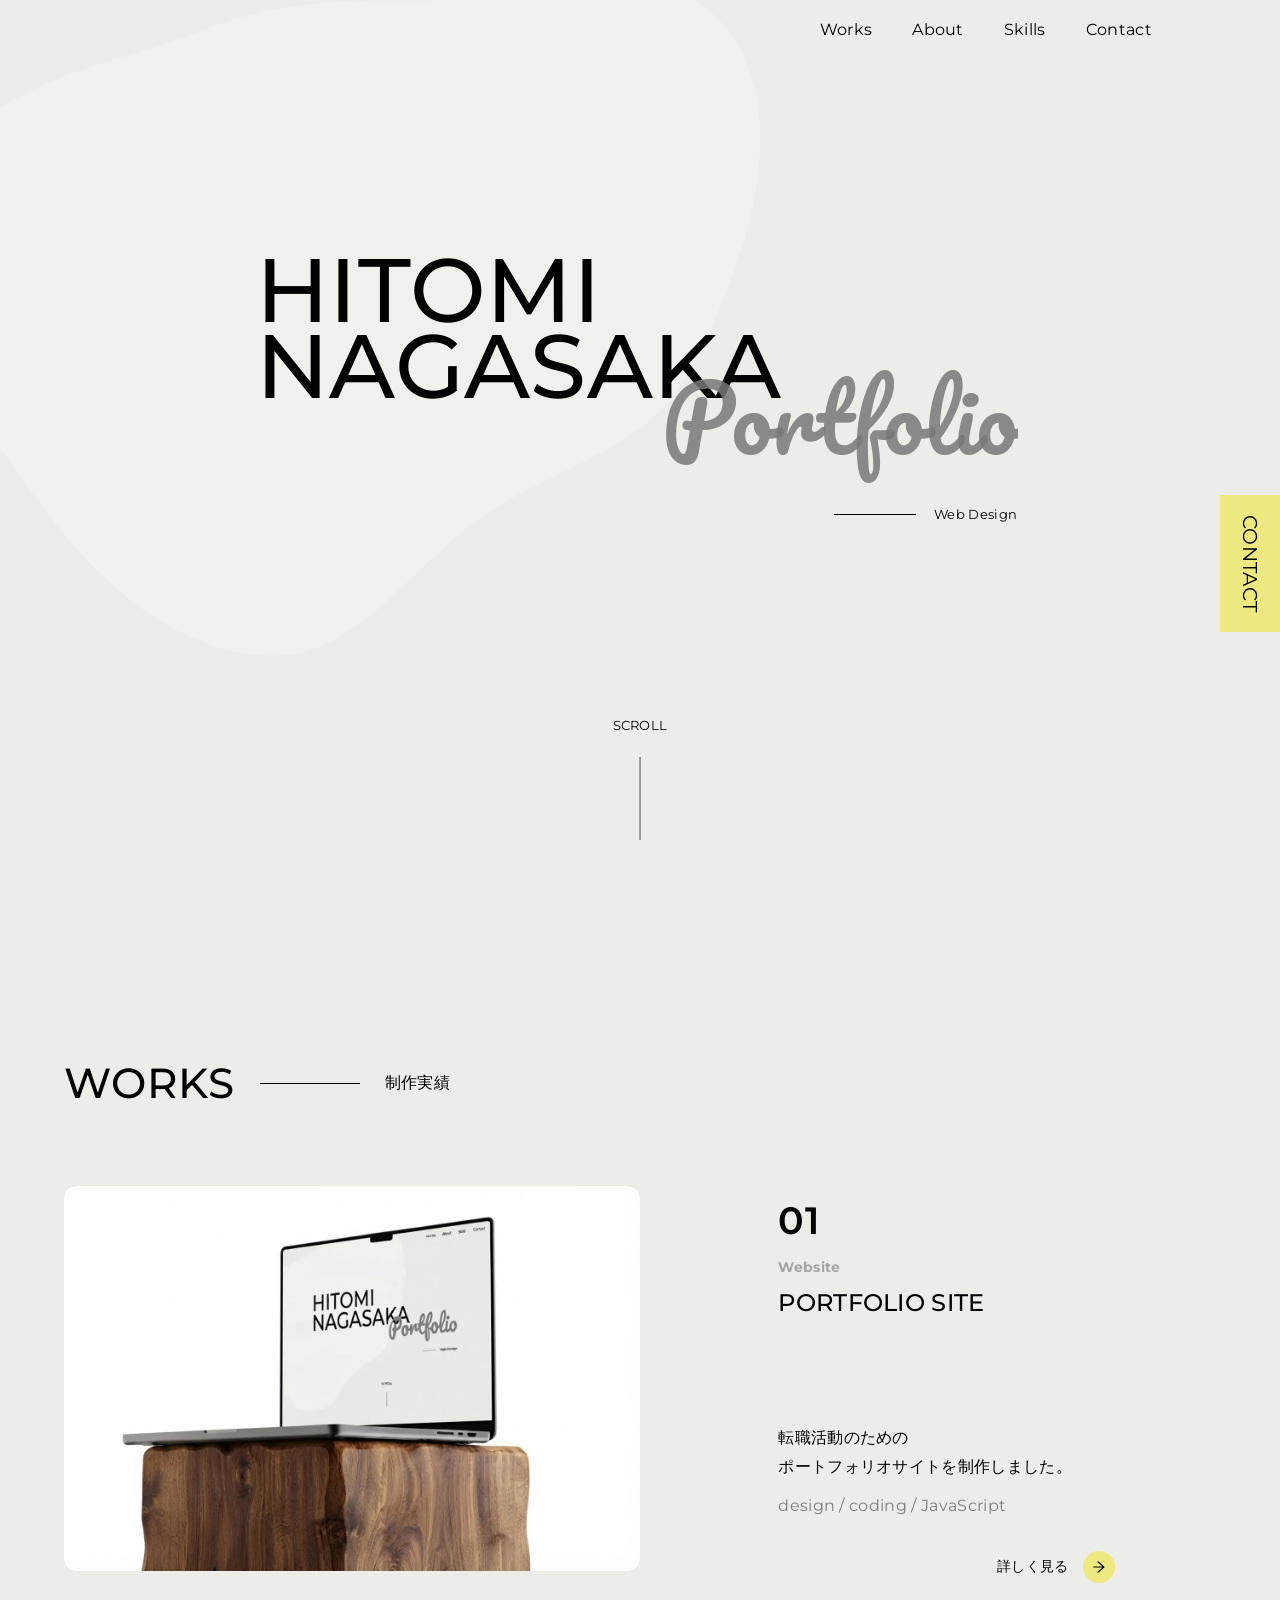
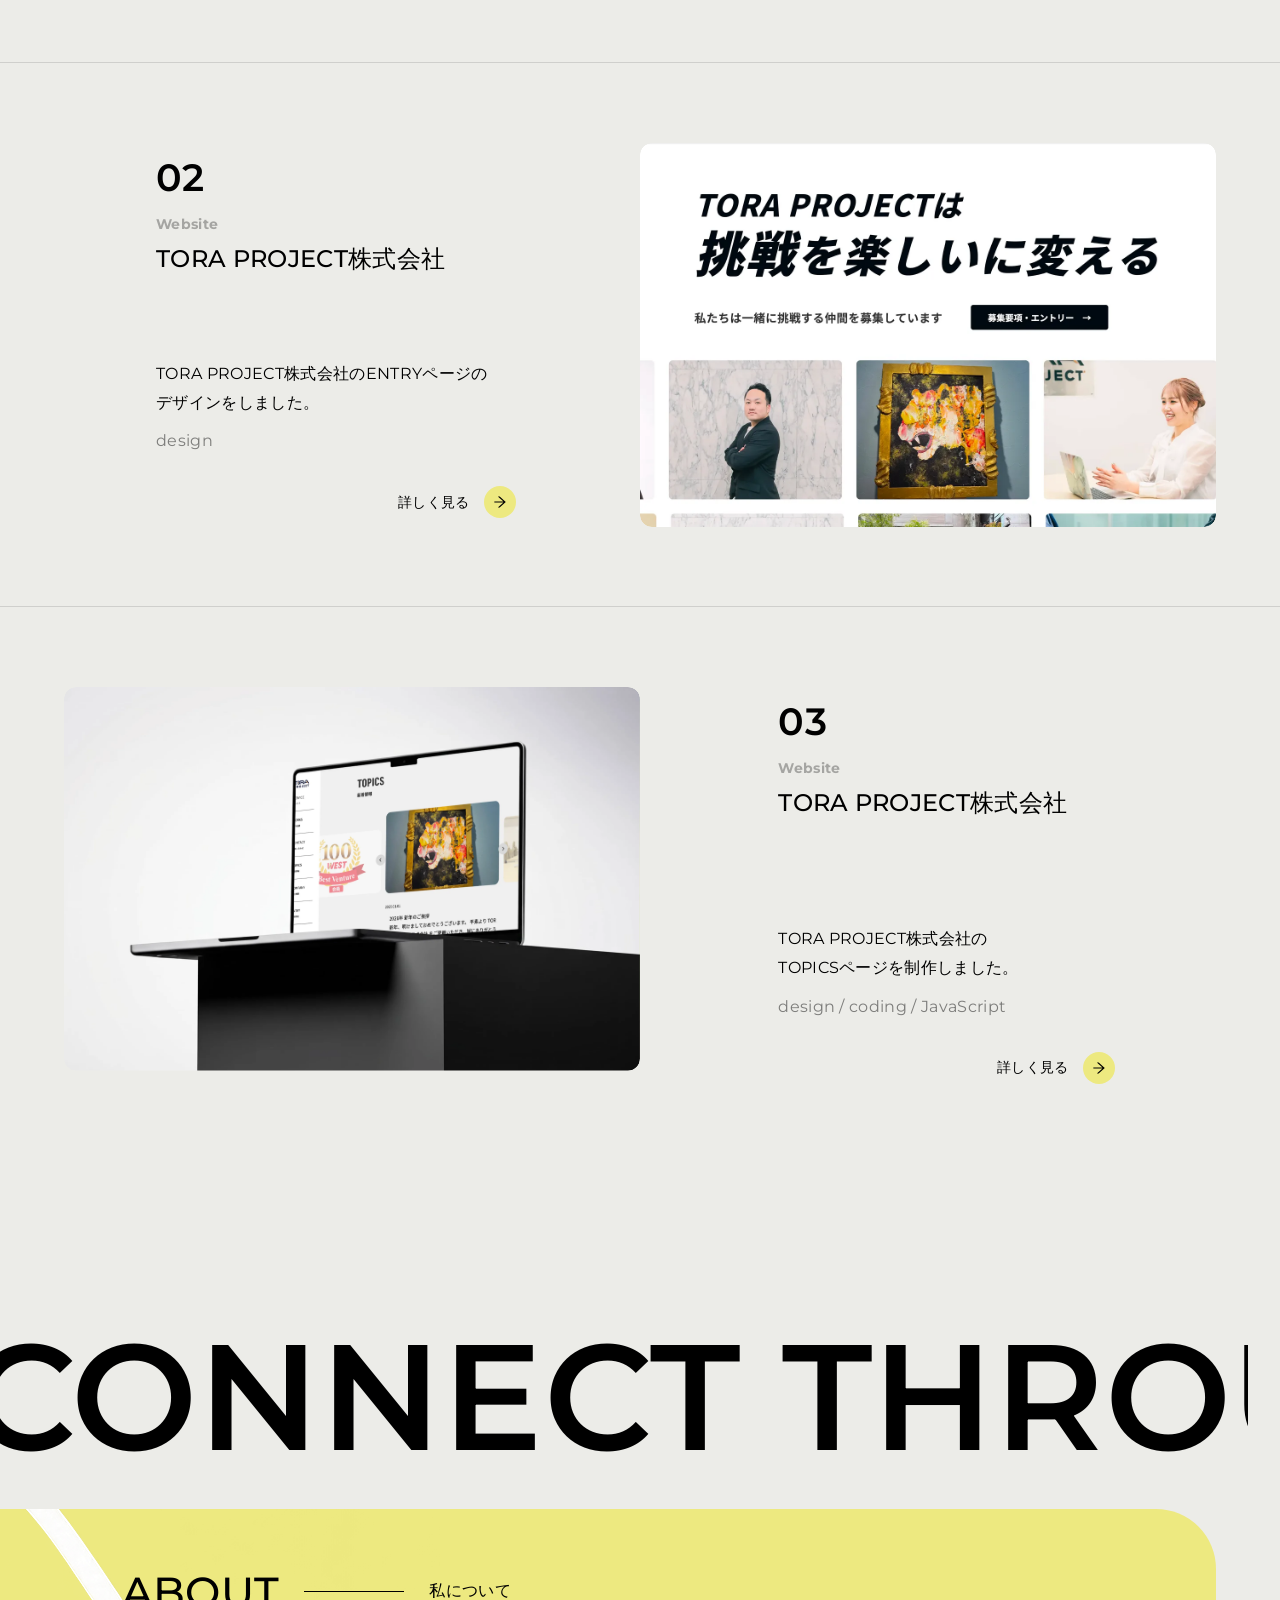
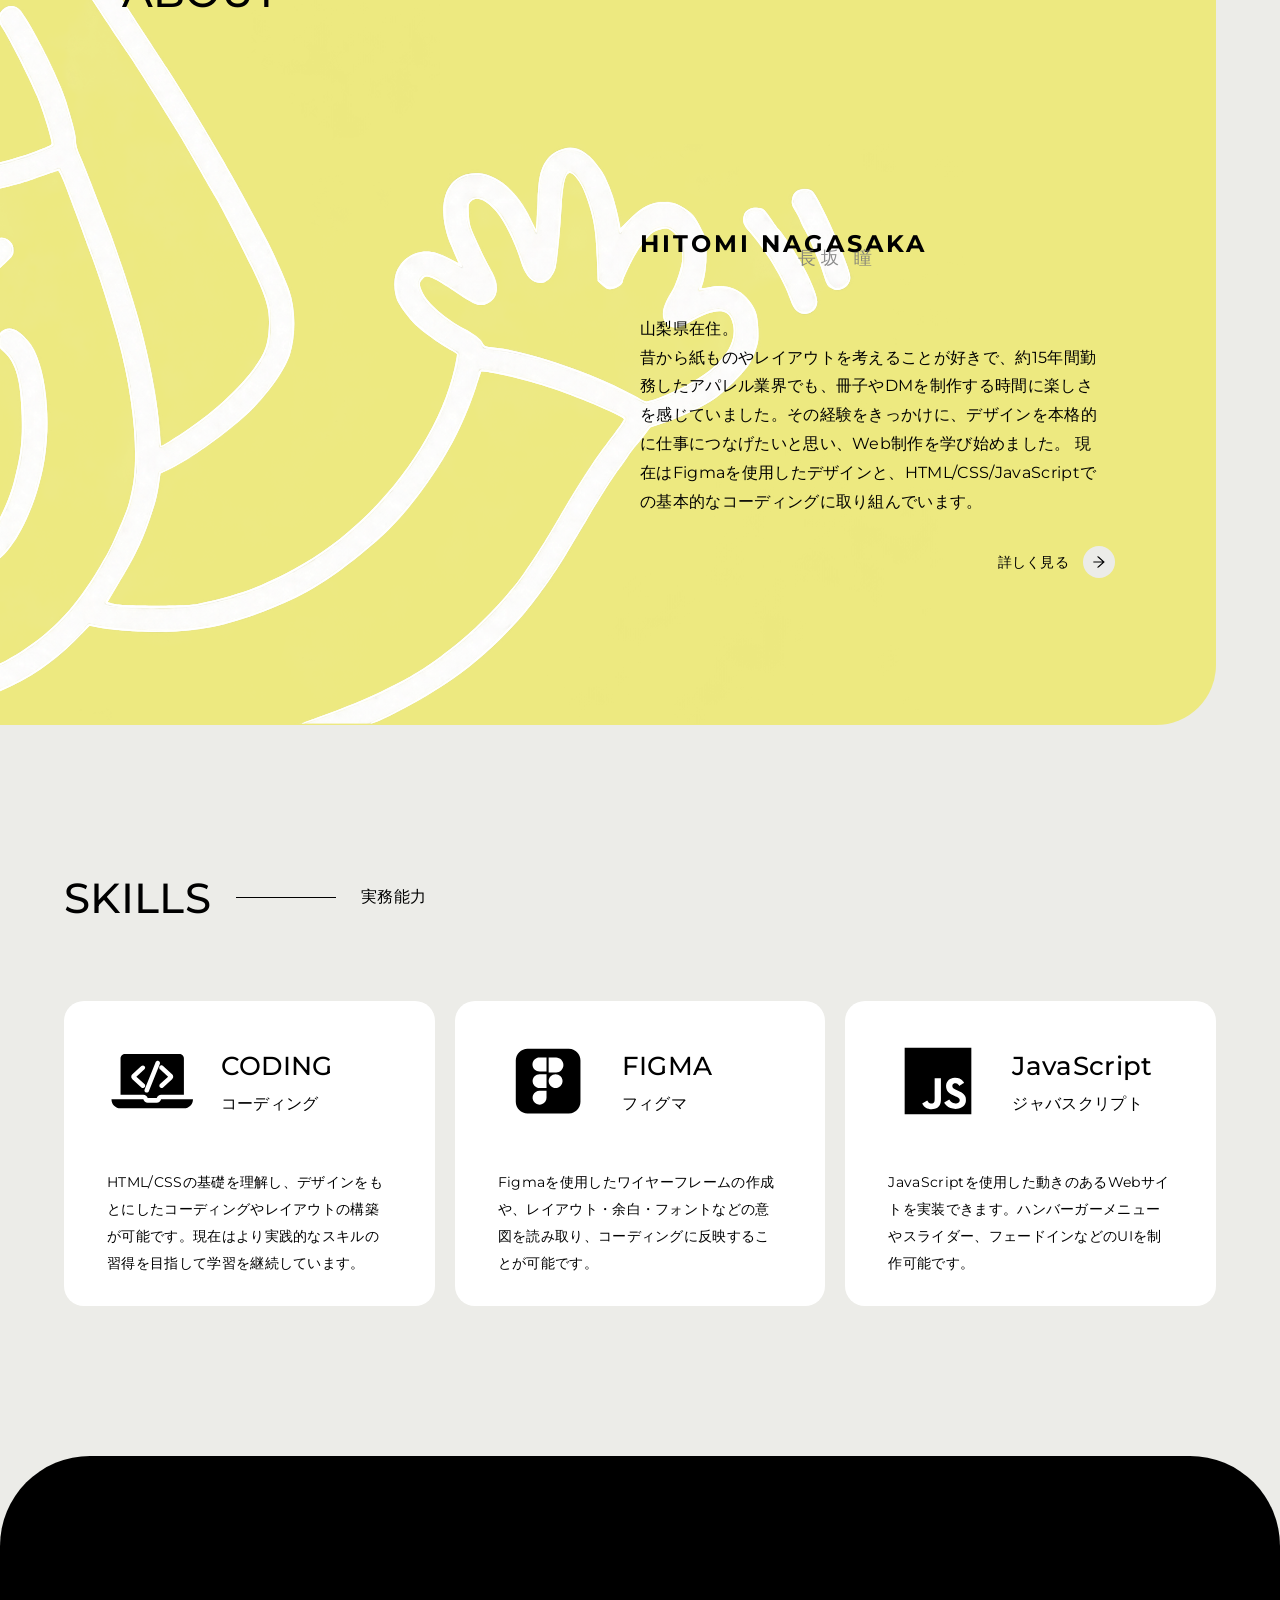
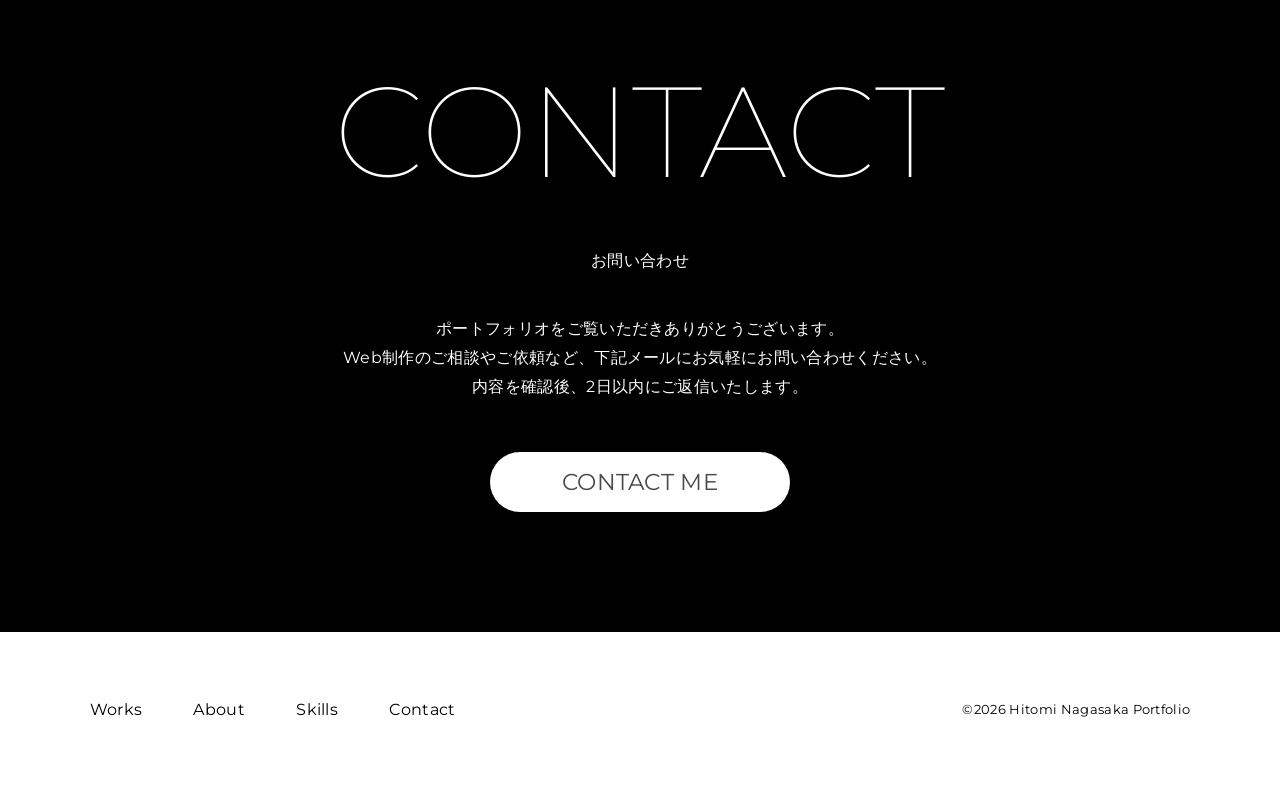
<file: index.html>
<!DOCTYPE html>
<html lang="ja">

<head>
  <meta charset="UTF-8">
  <meta name="viewport" content="width=device-width, initial-scale=1.0">
  <title>H.N Portfolio</title>

  <link rel="icon" href="img/my icon 2.webp">

  <!--CSS読み込み-->
  <link rel="stylesheet" href="css/reset.css">
  <link rel="stylesheet" href="css/common.css">
  <link rel="stylesheet" href="css/style.css">

  <!--JS読み込み-->
  <script src="js/main.js" defer></script>

  <!--Google フォント-->
  <link rel="preconnect" href="https://fonts.googleapis.com">
  <link rel="preconnect" href="https://fonts.gstatic.com" crossorigin>
  <link
    href="https://fonts.googleapis.com/css2?family=Montserrat:ital,wght@0,100..900;1,100..900&family=Pacifico&display=swap"
    rel="stylesheet">

</head>

<body>
  <header id="header">
    <nav>
      <ul class="header-flex">
        <li><a href="#works">
            Works</a></li>
        <li><a href="#about">
            About</a></li>
        <li><a href="#skills">
            Skills</a></li>
        <li><a href="#contact">
            Contact
          </a></li>
      </ul>
    </nav>

    <div id="navArea">
      <nav class="header-nav">
        <div class="inner">
          <ul>
            <li><a href="#works">Works</a></li>
            <li><a href="#about">About</a></li>
            <li><a href="#skills">Skills</a></li>
            <li><a href="#contact">Contact</a></li>
          </ul>
        </div>
      </nav>


      <div class="toggle-btn">
        <span></span>
        <span></span>
        <span></span>
      </div>

      <div id="mask"></div>
    </div>

  </header>

  <main>
    <section id="fv">
      <img class="fv-shadow" src="img/FV Vector.png" alt="背景の影画像">

      <div class="fv-title">
        <h1 class="fv-heading">
          <span class="fv-name fv-namefirst">HITOMI</span>
          <span class="fv-name fv-namelast">NAGASAKA</span>
        </h1>

        <p class="fv-portfolio">Portfolio</p>

        <div class="fv-job">
          <span class="fv-jobline"></span>
          <span>Web Design</span>
        </div>
      </div>

      <div class="scroll">
        <p>SCROLL</p>

        <img src="img/SCROLL黄色円.svg" alt="スクロールアイコン" class="scroll-icon-wrap">

        <span class="scroll-line"></span>
      </div>

      <a href="#contact" class="fv-contact">CONTACT</a>
    </section>

    <section id="works">
      <div class="section-title js-section-title">
        <h2 aria-label="WORKS">
          <span style="--i: 0">W</span>
          <span style="--i: 1">O</span>
          <span style="--i: 2">R</span>
          <span style="--i: 3">K</span>
          <span style="--i: 4">S</span>
        </h2>
        <span class="section-title_line"></span>
        <p>制作実績</p>
      </div>

      <div class="works-flex">
        <div class="works-img-wrap fadein">
          <a href="works/portfolio.html" target="_blank"><img src="img/WORKS-1.webp" alt="ポートフォリオ画像"
              class="works-img"></a>
        </div>

        <div class="works-item">
          <span class="works-number">01</span>
          <h3>Website</h3>
          <h2>PORTFOLIO SITE</h2>
          <p>転職活動のための<br>
            ポートフォリオサイトを制作しました。</p>
          <p class="p-1">design / coding / JavaScript</p>
          <a href="works/portfolio.html" target="_blank" class="works-link">
            <span>詳しく見る</span>
            <img src="img/矢印黄色丸.svg" alt="黄色円矢印">
          </a>
        </div>
      </div>

      <div class="works-flex flex2">
        <div class="works-item item2">
          <span class="works-number">02</span>
          <h3>Website</h3>
          <h2>TORA PROJECT株式会社</h2>
          <p>TORA PROJECT株式会社のENTRYページの<br>デザインをしました。</p>
          <p class="p-1">design</p>
          <a href="works/works-1.html" target="_blank" class="works-link link2">
            <span>詳しく見る</span>
            <img src="img/矢印黄色丸.svg" alt="黄色円矢印">
          </a>
        </div>

        <div class="works-img-wrap fadein">
          <a href="works/works-1.html" target="_blank">
            <img src="img/WORKS-2.webp" alt="実績画像TORA PROJECT株式会社のENTRYページ" class="works-img img2"></a>
        </div>
      </div>

      <div class="works-flex flex3">
        <div class="works-img-wrap fadein">
          <a href="works/works-2.html" target="_blank"><img src="img/workspage-2.webp" alt="実績画像TORA PROJECT株式会社のTOPICSページ"
              class="works-img"></a>
        </div>

        <div class="works-item">
          <span class="works-number">03</span>
          <h3>Website</h3>
          <h2>TORA PROJECT株式会社</h2>
          <p>TORA PROJECT株式会社の
            <br>TOPICSページを制作しました。
          </p>
          <p class="p-1">design / coding / JavaScript</p>
          <a href="works/works-2.html" target="_blank" class="works-link">
            <span>詳しく見る</span>
            <img src="img/矢印黄色丸.svg" alt="黄色円矢印">
          </a>
        </div>
      </div>

    </section>

    <section id="about">
      <div class="about-marquee">
        <div class="about-marquee__track">

          <!-- 1つ目のグループ -->
          <div class="about-marquee__group">
            <span>CONNECT THROUGH DESIGN</span>
            <span>CONNECT THROUGH DESIGN</span>
          </div>

          <!-- 同じ内容を丸ごと複製 -->
          <div class="about-marquee__group" aria-hidden="true">
            <span>CONNECT THROUGH DESIGN</span>
            <span>CONNECT THROUGH DESIGN</span>
          </div>

        </div>
      </div>

      <div class="about-box">
        <div class="section-title js-section-title about-title">
          <h2 aria-label="ABOUT">
            <span style="--i: 0">A</span>
            <span style="--i: 1">B</span>
            <span style="--i: 2">O</span>
            <span style="--i: 3">U</span>
            <span style="--i: 4">T</span>
          </h2>
          <span class="section-title_line"></span>
          <p>私について</p>
        </div>

        <div class="about-flex">
          <img src="img/手書きイラスト.svg" alt="自分のイラスト" class="about-img js-about-img">

          <div class="about-item">
            <div class="about-name">
              <h3 class="name-en">HITOMI NAGASAKA</h3>
              <p class="name-ja">長坂 瞳</p>
            </div>

            <p class="about-info">山梨県在住。<br>

              昔から紙ものやレイアウトを考えることが好きで、約15年間勤務したアパレル業界でも、冊子やDMを制作する時間に楽しさを感じていました。その経験をきっかけに、デザインを本格的に仕事につなげたいと思い、Web制作を学び始めました。
              現在はFigmaを使用したデザインと、HTML/CSS/JavaScriptでの基本的なコーディングに取り組んでいます。
            </p>

            <a href="about.html" target="_blank" class="about-link">
              <span>詳しく見る</span>
              <img src="img/グレー矢印.svg" alt="グレー円矢印">
            </a>
          </div>
        </div>
      </div>
    </section>

    <section id="skills">
      <div class="section-title js-section-title skills-title">
        <h2 aria-label="SKILLS">
          <span style="--i: 0">S</span>
          <span style="--i: 1">K</span>
          <span style="--i: 2">I</span>
          <span style="--i: 3">L</span>
          <span style="--i: 4">L</span>
          <span style="--i: 5">S</span>
        </h2>
        <span class="section-title_line"></span>
        <p>実務能力</p>
      </div>

      <div class="skills-flex">

        <div class="skills-card card1 js-skills-card">
          <div class="skills-card-heading">
            <img src="img/skills-cod.svg" alt="coding画像" class="skills-img fadein">
            <div class="flex-title">
              <h3 class="skills-en">CODING</h3>
              <p class="skills-ja">コーディング</p>
            </div>
          </div>

          <p class="skills-info">
            HTML/CSSの基礎を理解し、デザインをもとにしたコーディングやレイアウトの構築が可能です。現在はより実践的なスキルの習得を目指して学習を継続しています。</p>
        </div>

        <div class="skills-card card2 js-skills-card">
          <div class="skills-card-heading">
            <img src="img/skills-fig.svg" alt="figma画像" class="skills-img fadein fig-img">

            <div class="flex-title">
              <h3 class="skills-en">FIGMA</h3>
              <p class="skills-ja">フィグマ</p>
            </div>
          </div>

          <p class="skills-info">Figmaを使用したワイヤーフレームの作成や、レイアウト・余白・フォントなどの意図を読み取り、コーディングに反映することが可能です。</p>
        </div>

        <div class="skills-card card3 js-skills-card">
          <div class="skills-card-heading">
            <img src="img/skills-java.svg" alt="JavaScript画像" class="skills-img fadein java-img">

            <div class="flex-title">
              <h3 class="skills-en">JavaScript</h3>
              <p class="skills-ja">ジャバスクリプト</p>
            </div>
          </div>

          <p class="skills-info">JavaScriptを使用した動きのあるWebサイトを実装できます。ハンバーガーメニューやスライダー、フェードインなどのUIを制作可能です。</p>
        </div>

      </div>
    </section>

    <section id="contact">

      <div class="contact-shadows" aria-hidden="true">
        <img src="img/CO1 Vector.png" alt="影の画像1" class="contact-shadow contact-shadow--01">
        <img src="img/CO2 Vector.png" alt="影の画像2" class="contact-shadow contact-shadow--02">
        <img src="img/CO3 Vector.png" alt="影の画像3" class="contact-shadow contact-shadow--03">
      </div>

      <div class="contact-title">
        <h2>CONTACT</h2>
        <p>お問い合わせ</p>
      </div>

      <p class="contact-text">ポートフォリオをご覧いただきありがとうございます。<br>
        Web制作のご相談やご依頼など、下記メールにお気軽にお問い合わせください。<br>内容を確認後、2日以内にご返信いたします。</p>

      <div>
        <a class="mail" href="mailto:stuo5396@gmail.com">CONTACT ME</a>
      </div>
    </section>

    <footer id="footer">
      <div class="footer-flex">
        <nav>
          <ul class="nav-flex">
            <li><a href="#works">Works</a></li>
            <li><a href="#about">About</a></li>
            <li><a href="#skills">Skills</a></li>
            <li><a href="#contact">Contact</a></li>
          </ul>
        </nav>
        <small class="small">©2026 Hitomi Nagasaka Portfolio</small>
      </div>
    </footer>
  </main>
</body>

</html>
</file>
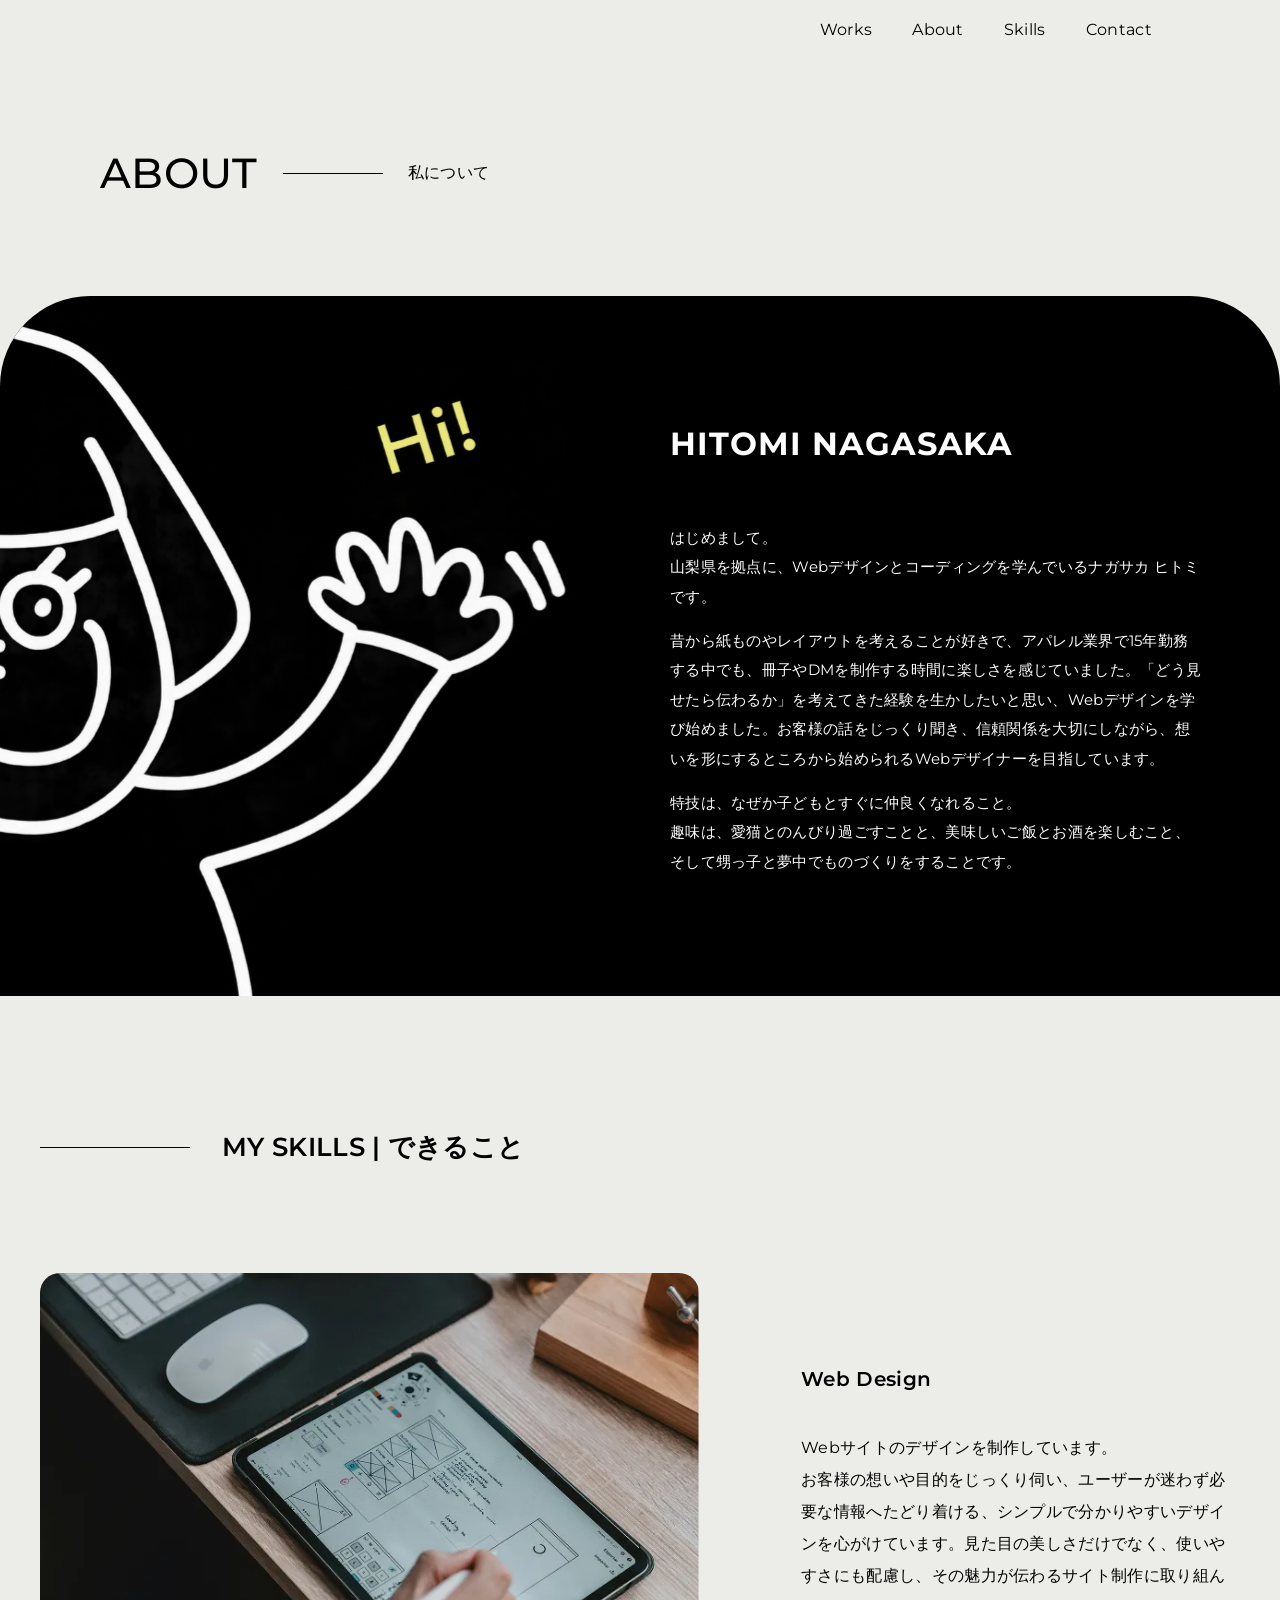
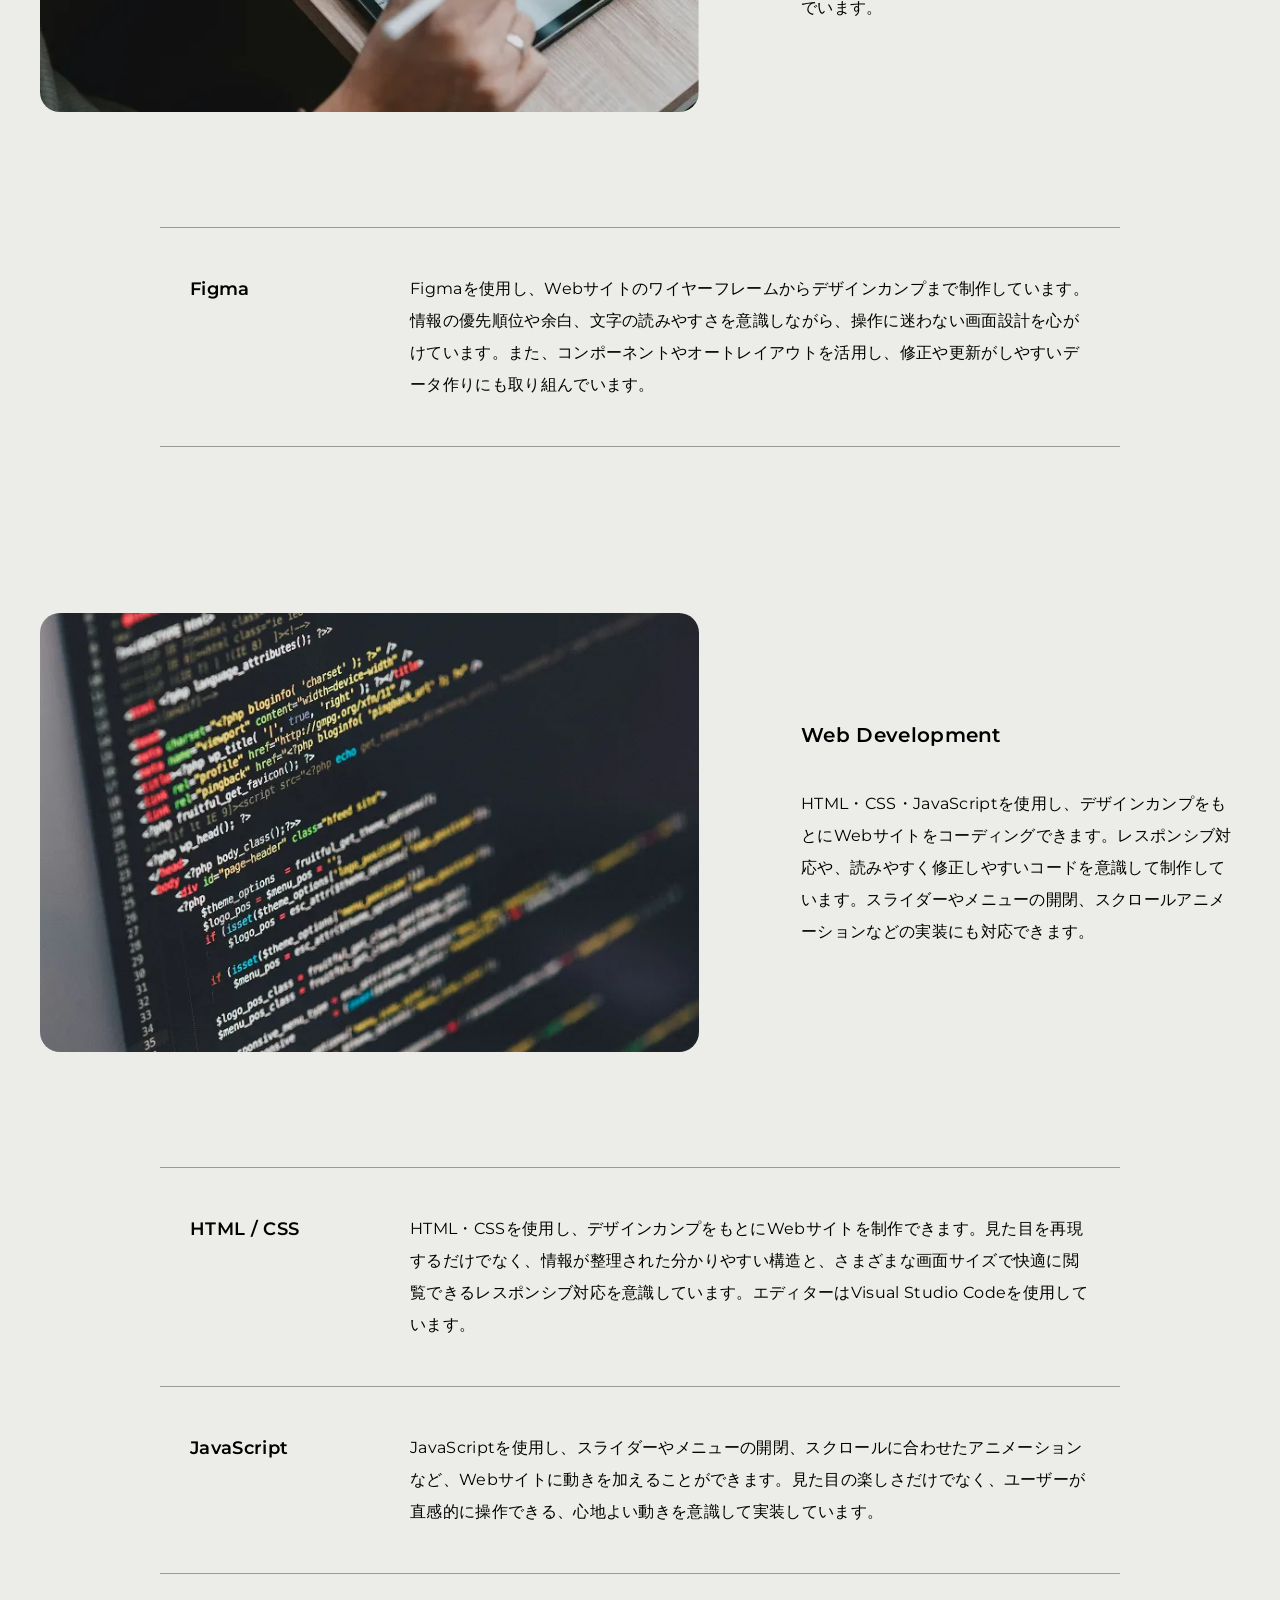
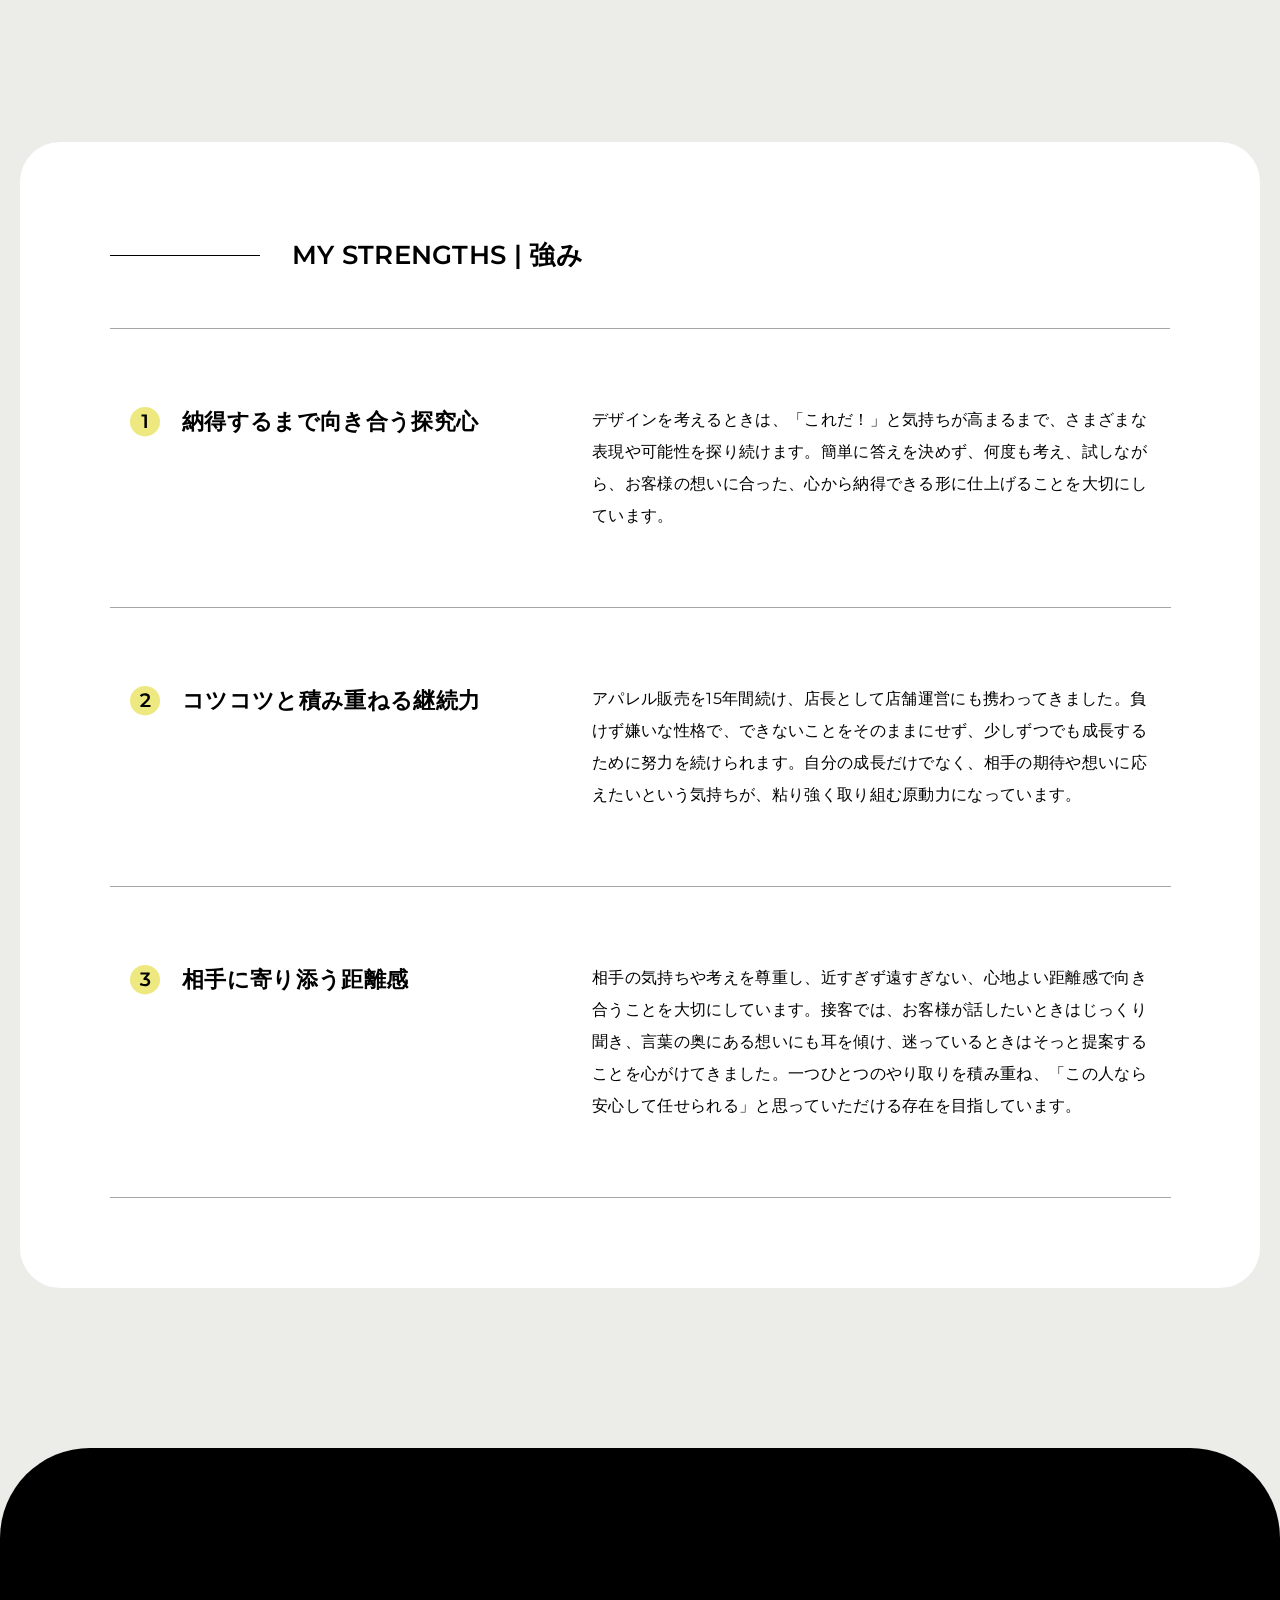
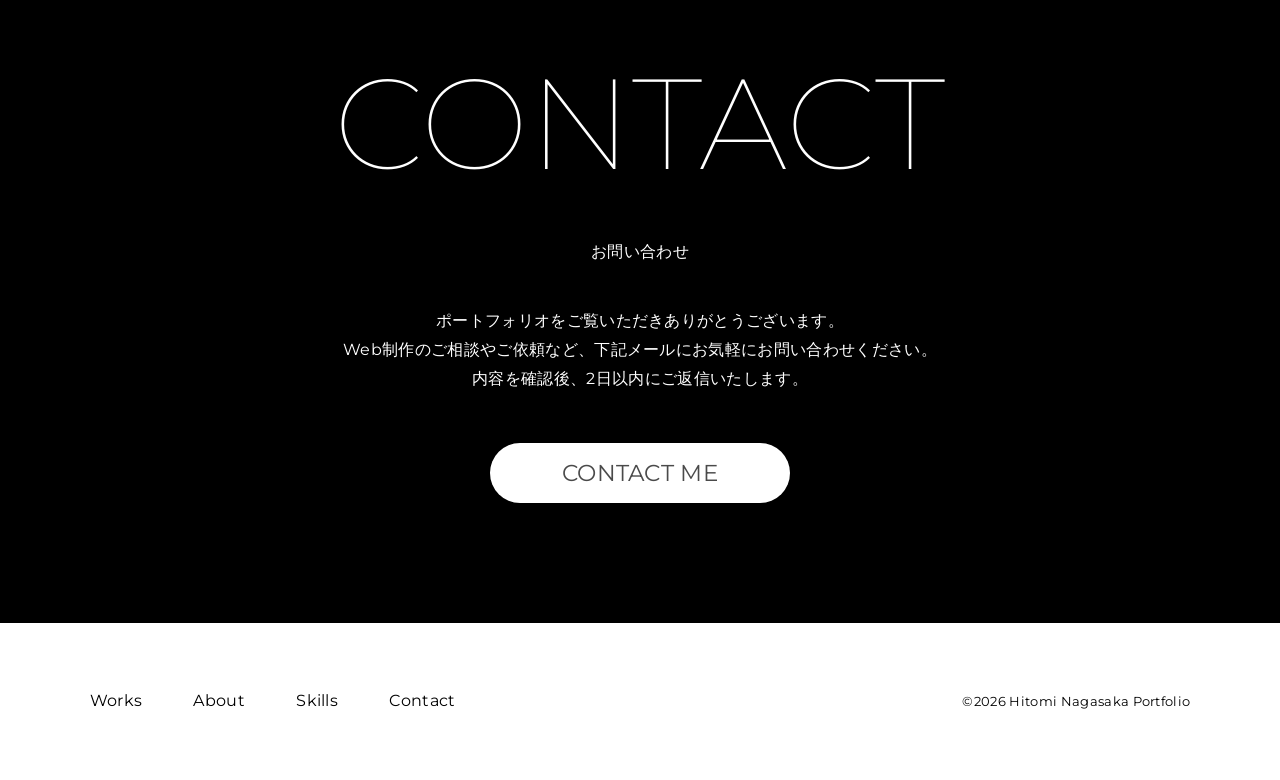
<file: about.html>
<!DOCTYPE html>
<html lang="ja">

<head>
  <meta charset="UTF-8">
  <meta name="viewport" content="width=device-width, initial-scale=1.0">
  <title>About me</title>

  <link rel="icon" href="img/my icon 2.webp">

  <!--CSS読み込み-->
  <link rel="stylesheet" href="css/reset.css">
  <link rel="stylesheet" href="css/common.css">
  <link rel="stylesheet" href="css/about-detail.css">

  <!--JS読み込み-->
  <script src="js/about-detail.js" defer></script>

  <!--Google フォント-->
  <link rel="preconnect" href="https://fonts.googleapis.com">
  <link rel="preconnect" href="https://fonts.gstatic.com" crossorigin>
  <link
    href="https://fonts.googleapis.com/css2?family=Montserrat:ital,wght@0,100..900;1,100..900&family=Pacifico&display=swap"
    rel="stylesheet">

</head>

<body>
  <header id="header">
    <nav>
      <ul class="header-flex">
        <li><a href="index.html#works">
            Works</a></li>
        <li><a href="index.html#about">
            About</a></li>
        <li><a href="index.html#skills">
            Skills</a></li>
        <li><a href="#contact">
            Contact
          </a></li>
      </ul>
    </nav>

    <div id="navArea">
      <nav class="header-nav">
        <div class="inner">
          <ul>
            <li><a href="index.html#works">Works</a></li>
            <li><a href="index.html#about">About</a></li>
            <li><a href="index.html#skills">Skills</a></li>
            <li><a href="#contact">Contact</a></li>
          </ul>
        </div>
      </nav>


      <div class="toggle-btn">
        <span></span>
        <span></span>
        <span></span>
      </div>

      <div id="mask"></div>
    </div>

  </header>

  <main>
    <section id="about-top">
      <div class="section-title js-section-title">
        <h2 aria-label="ABOUT-TOP">
          <span style="--i: 0">A</span>
          <span style="--i: 1">B</span>
          <span style="--i: 2">O</span>
          <span style="--i: 3">U</span>
          <span style="--i: 4">T</span>
        </h2>
        <span class="section-title_line"></span>
        <p>私について</p>
      </div>

      <div class="about-profile">

        <div class="about-profile-visual">
          <img src="img/HIイラスト.svg" alt="自分のイラスト" class="about-profile-img">
        </div>

        <div class="about-profile-content">
          <h1>HITOMI NAGASAKA</h1>

          <div class="about-profile-text">
            <p>はじめまして。<br>
              山梨県を拠点に、Webデザインとコーディングを学んでいるナガサカ ヒトミです。
            </p>
            <p>
              昔から紙ものやレイアウトを考えることが好きで、アパレル業界で15年勤務する中でも、冊子やDMを制作する時間に楽しさを感じていました。「どう見せたら伝わるか」を考えてきた経験を生かしたいと思い、Webデザインを学び始めました。お客様の話をじっくり聞き、信頼関係を大切にしながら、想いを形にするところから始められるWebデザイナーを目指しています。
            </p>
            <p>
              特技は、なぜか子どもとすぐに仲良くなれること。<br>
              趣味は、愛猫とのんびり過ごすことと、美味しいご飯とお酒を楽しむこと、そして甥っ子と夢中でものづくりをすることです。
            </p>
          </div>
        </div>
      </div>
    </section>

    <section id="about-skills">
      <div class="about-skills-inner">
        <div class="about-skills-title js-skills-title">
          <span></span>
          <h2>MY SKILLS | できること</h2>
        </div>

        <div class="skill-block">
          <img src="img/ウェブデザイン.webp" alt="ウェブデザイン画像" class="skill-main-img">

          <div class="skill-main-text js-fade-up">
            <h3>Web Design</h3>
            <p>
              Webサイトのデザインを制作しています。<br>
              お客様の想いや目的をじっくり伺い、ユーザーが迷わず必要な情報へたどり着ける、シンプルで分かりやすいデザインを心がけています。見た目の美しさだけでなく、使いやすさにも配慮し、その魅力が伝わるサイト制作に取り組んでいます。
            </p>
          </div>
        </div>

        <div class="skill-detail skill-detail-figma js-fade-up">
          <h3>Figma</h3>
          <p>
            Figmaを使用し、Webサイトのワイヤーフレームからデザインカンプまで制作しています。情報の優先順位や余白、文字の読みやすさを意識しながら、操作に迷わない画面設計を心がけています。また、コンポーネントやオートレイアウトを活用し、修正や更新がしやすいデータ作りにも取り組んでいます。
          </p>
        </div>

        <div class="skill-block skill-block-second">
          <img src="img/コーディング.webp" alt="コーディング画面" class="skill-main-img">

          <div class="skill-main-text js-fade-up">
            <h3>Web Development</h3>
            <p>
             HTML・CSS・JavaScriptを使用し、デザインカンプをもとにWebサイトをコーディングできます。レスポンシブ対応や、読みやすく修正しやすいコードを意識して制作しています。スライダーやメニューの開閉、スクロールアニメーションなどの実装にも対応できます。
            </p>
          </div>
        </div>

        <div class="skill-detail js-fade-up">
          <h3>HTML / CSS</h3>
          <p>
           HTML・CSSを使用し、デザインカンプをもとにWebサイトを制作できます。見た目を再現するだけでなく、情報が整理された分かりやすい構造と、さまざまな画面サイズで快適に閲覧できるレスポンシブ対応を意識しています。エディターはVisual Studio Codeを使用しています。
          </p>
        </div>

        <div class="skill-detail js-fade-up">
          <h3>JavaScript</h3>
          <p>
            JavaScriptを使用し、スライダーやメニューの開閉、スクロールに合わせたアニメーションなど、Webサイトに動きを加えることができます。見た目の楽しさだけでなく、ユーザーが直感的に操作できる、心地よい動きを意識して実装しています。
          </p>
        </div>
      </div>
    </section>

    <section id="strengths">
      <div class="strengths-inner">

        <div class="strengths-title js-strengths-title">
          <span class="strengths-title-line"></span>
          <h2>MY STRENGTHS | 強み</h2>
        </div>

        <div class="strengths-list">

          <div class="strengths-item js-fade-up">
            <div class="strengths-heading">
              <img src="img/黄色1.svg" alt="黄色い円に数字の1" class="strengths-number">

              <h3>納得するまで向き合う探究心</h3>
            </div>

            <p>
              デザインを考えるときは、「これだ！」と気持ちが高まるまで、さまざまな表現や可能性を探り続けます。簡単に答えを決めず、何度も考え、試しながら、お客様の想いに合った、心から納得できる形に仕上げることを大切にしています。
            </p>
          </div>

          <div class="strengths-item js-fade-up">
            <div class="strengths-heading">
              <img src="img/黄色2.svg" alt="黄色い円に数字の2" class="strengths-number">

              <h3>コツコツと積み重ねる継続力</h3>
            </div>

            <p>
              アパレル販売を15年間続け、店長として店舗運営にも携わってきました。負けず嫌いな性格で、できないことをそのままにせず、少しずつでも成長するために努力を続けられます。自分の成長だけでなく、相手の期待や想いに応えたいという気持ちが、粘り強く取り組む原動力になっています。
            </p>
          </div>

          <div class="strengths-item js-fade-up">
            <div class="strengths-heading">
              <img src="img/黄色3.svg" alt="黄色い円に数字の3" class="strengths-number">

              <h3>相手に寄り添う距離感</h3>
            </div>

            <p>
             相手の気持ちや考えを尊重し、近すぎず遠すぎない、心地よい距離感で向き合うことを大切にしています。接客では、お客様が話したいときはじっくり聞き、言葉の奥にある想いにも耳を傾け、迷っているときはそっと提案することを心がけてきました。一つひとつのやり取りを積み重ね、「この人なら安心して任せられる」と思っていただける存在を目指しています。
            </p>
          </div>

        </div>
      </div>
    </section>


    <section id="contact">

      <div class="contact-shadows" aria-hidden="true">
        <img src="img/CO1 Vector.png" alt="影の画像1" class="contact-shadow contact-shadow--01">
        <img src="img/CO2 Vector.png" alt="影の画像2" class="contact-shadow contact-shadow--02">
        <img src="img/CO3 Vector.png" alt="影の画像3" class="contact-shadow contact-shadow--03">
      </div>

      <div class="contact-title">
        <h2>CONTACT</h2>
        <p>お問い合わせ</p>
      </div>

      <p class="contact-text">ポートフォリオをご覧いただきありがとうございます。<br>
        Web制作のご相談やご依頼など、下記メールにお気軽にお問い合わせください。<br>内容を確認後、2日以内にご返信いたします。</p>

      <div>
        <a class="mail" href="mailto:stuo5396@gmail.com">CONTACT ME</a>
      </div>
    </section>

    <footer id="footer">
      <div class="footer-flex">
        <nav>
          <ul class="nav-flex">
            <li><a href="index.html#works">Works</a></li>
            <li><a href="index.html#about">About</a></li>
            <li><a href="index.html#skills">Skills</a></li>
            <li><a href="#contact">Contact</a></li>
          </ul>
        </nav>
        <small class="small">©2026 Hitomi Nagasaka Portfolio</small>
      </div>
    </footer>
  </main>
</body>

</html>
</file>
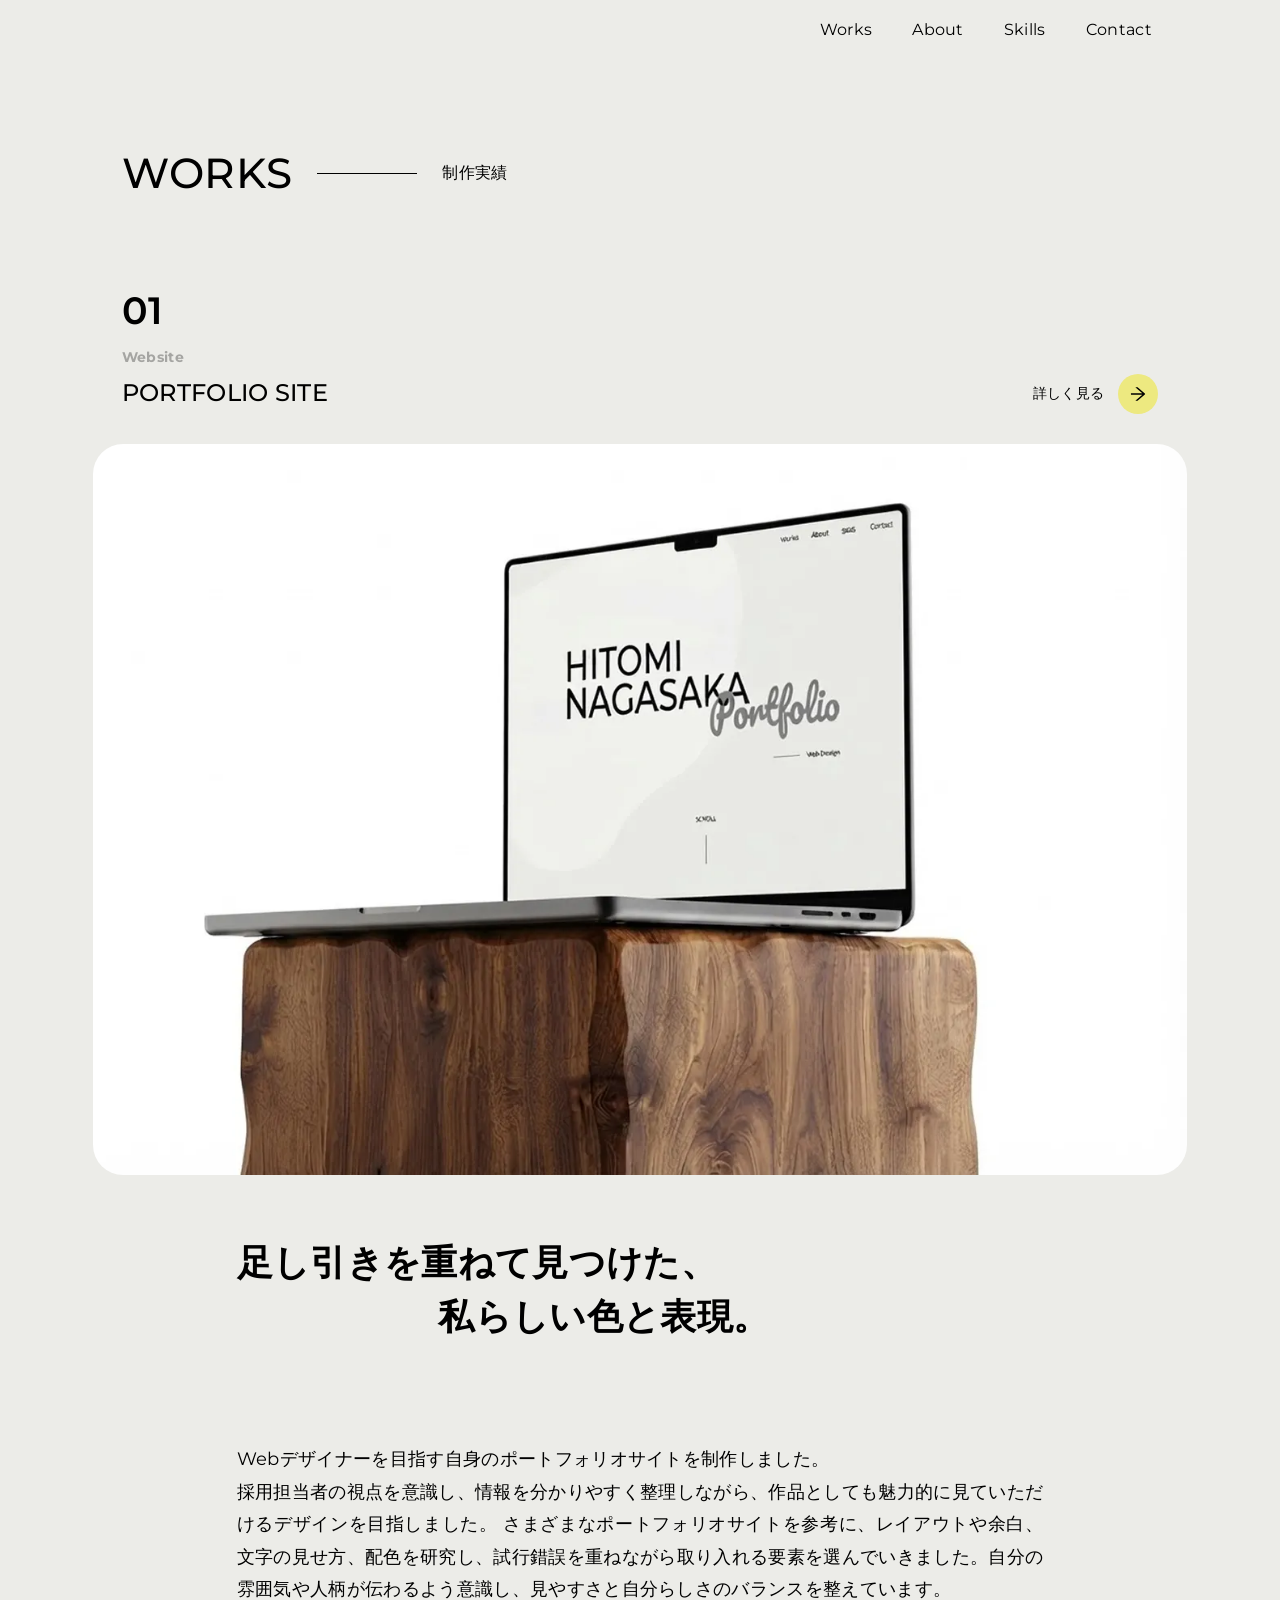
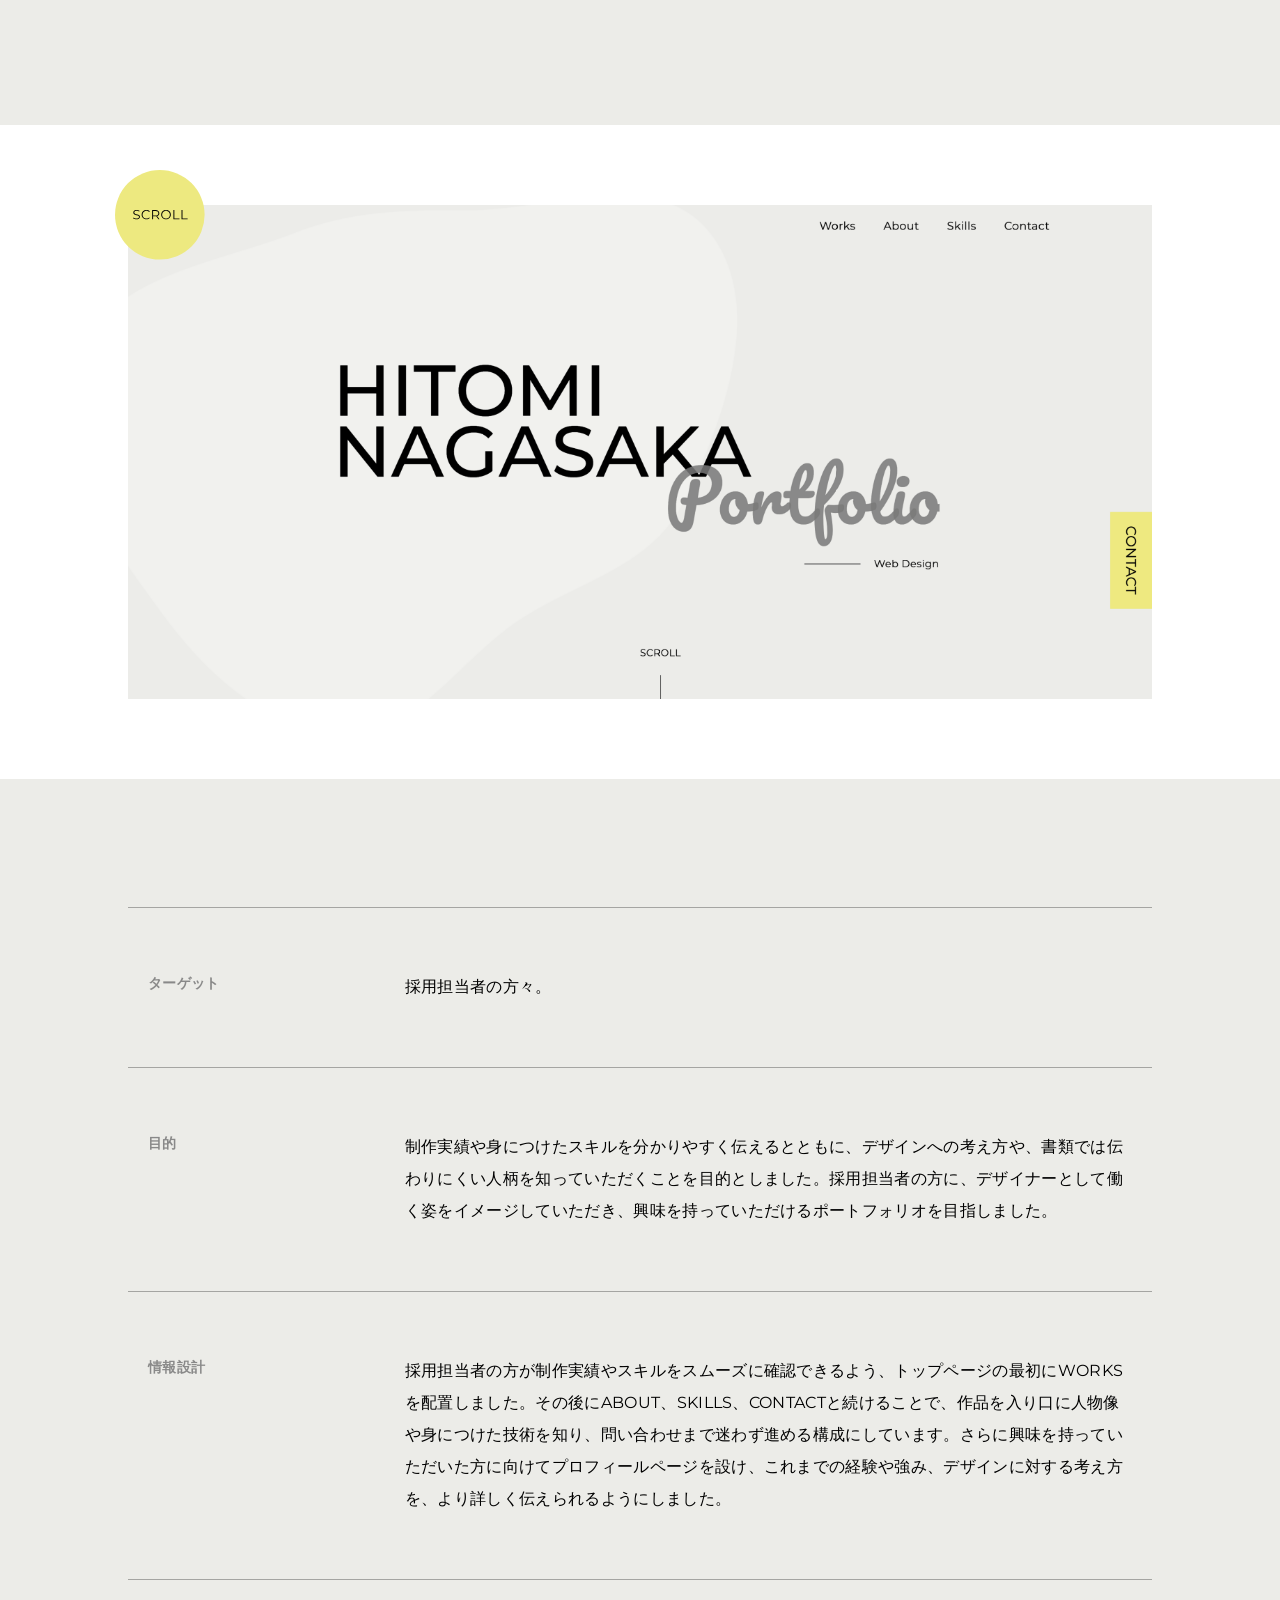
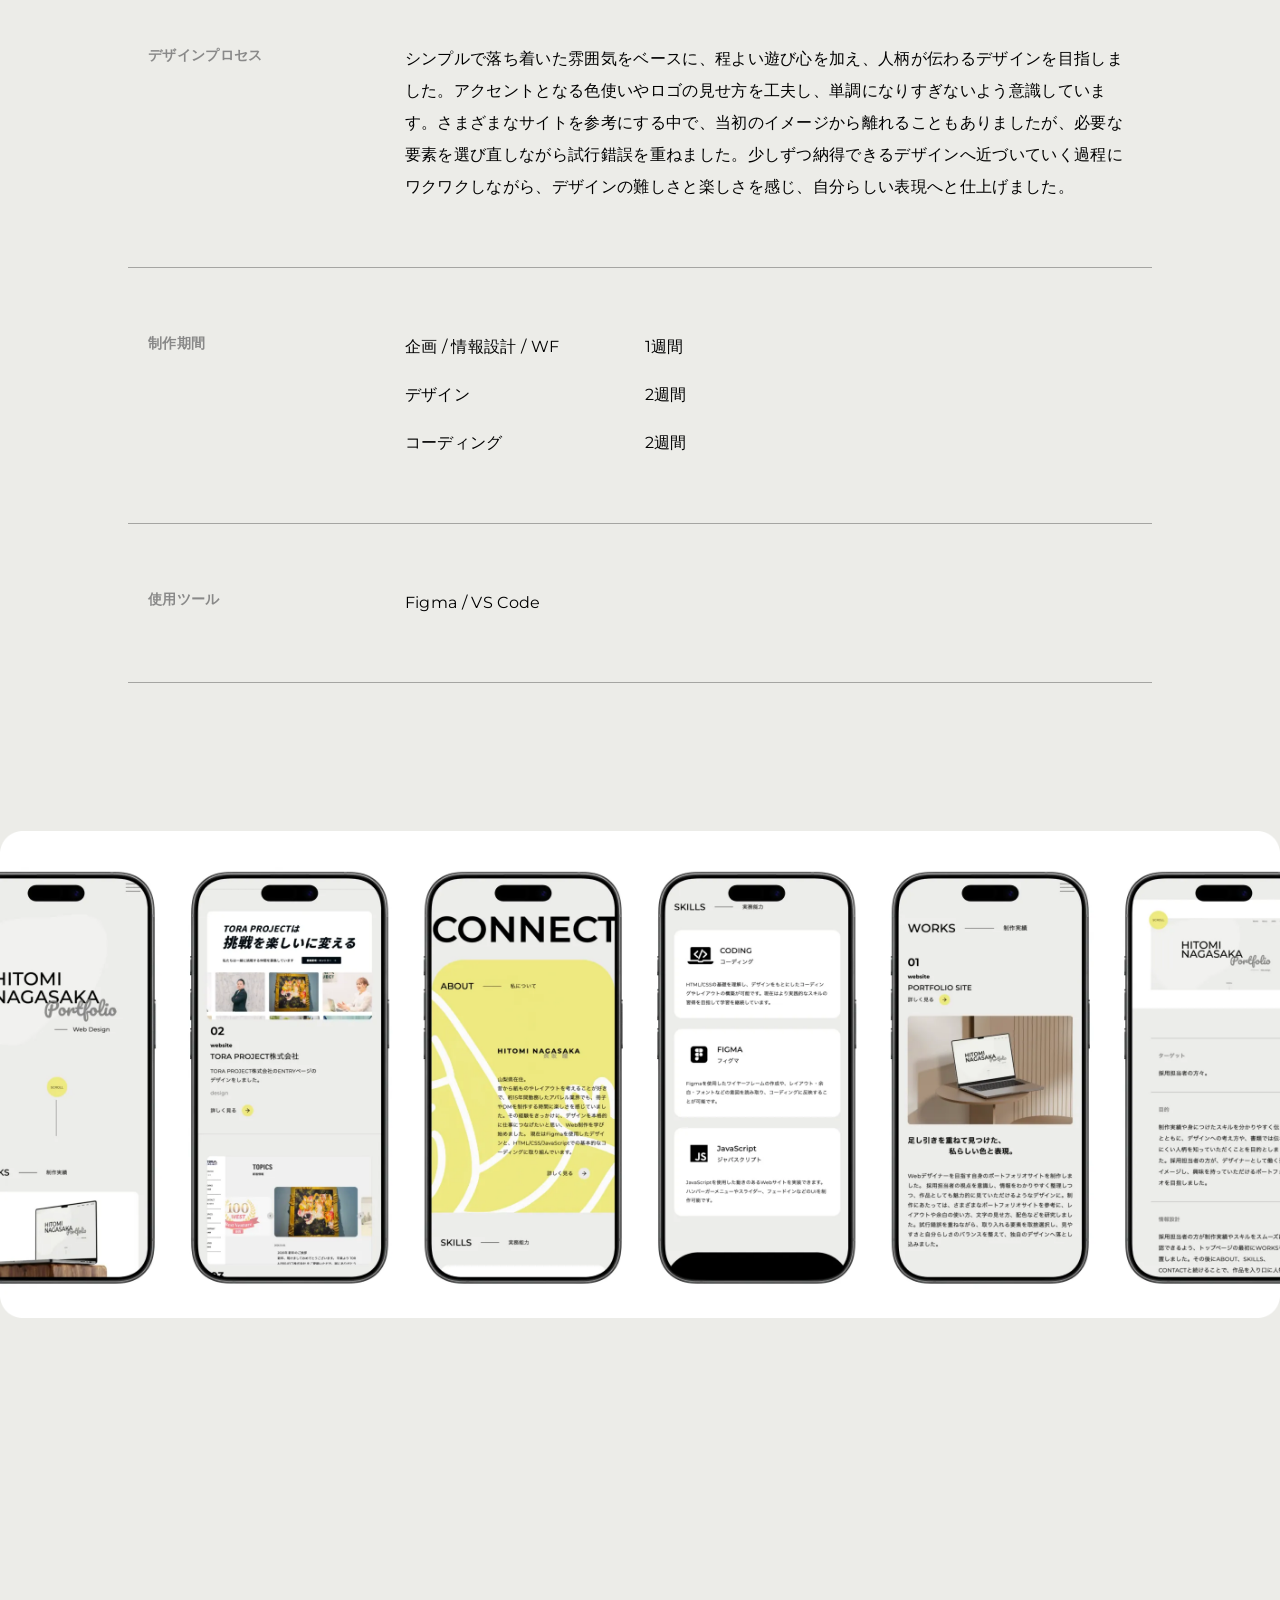
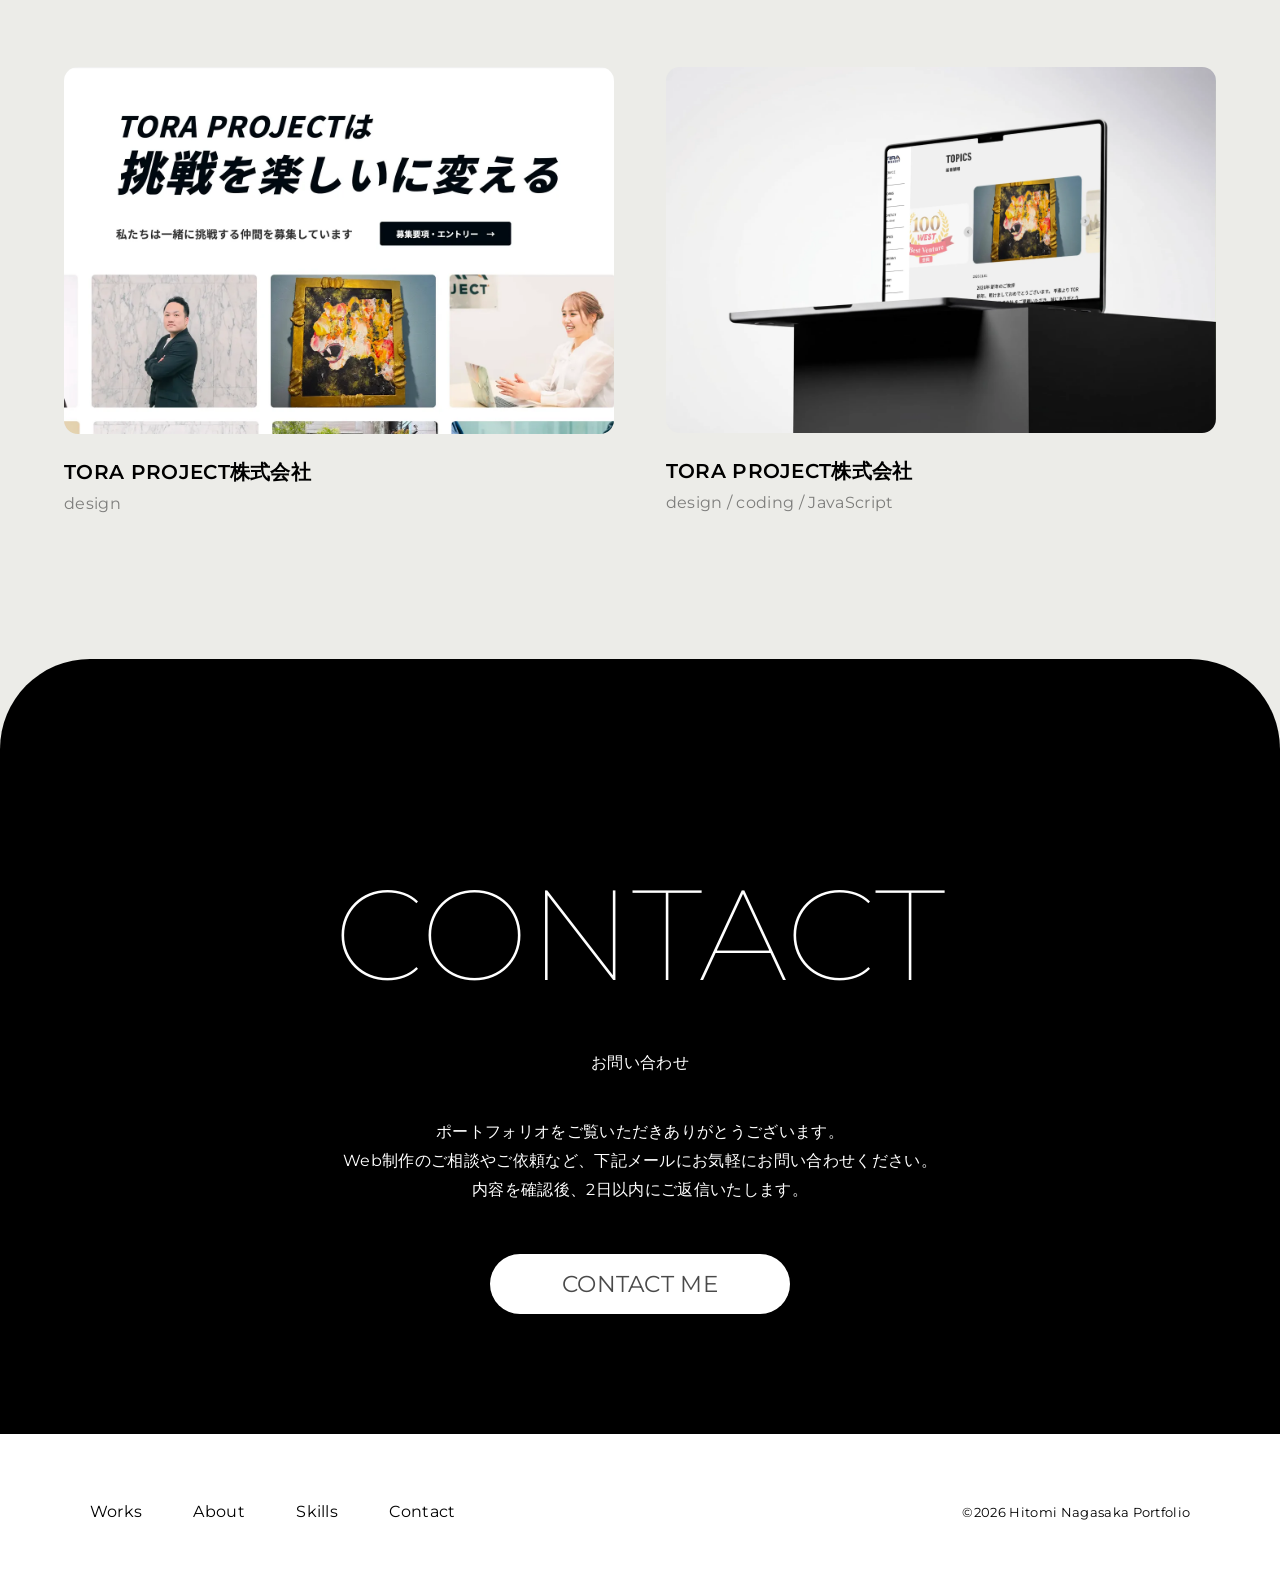
<file: works/portfolio.html>
<!DOCTYPE html>
<html lang="ja">

<head>
  <meta charset="UTF-8">
  <meta name="viewport" content="width=device-width, initial-scale=1.0">
  <title>PORTFOLIO SITE</title>

  <link rel="icon" href="../img/my icon 2.webp">

  <!--CSS読み込み-->
  <link rel="stylesheet" href="../css/reset.css">
  <link rel="stylesheet" href="../css/common.css">
  <link rel="stylesheet" href="../css/works-detail.css">

  <!--JS読み込み-->
  <script src="../js/works-detail.js" defer></script>

  <!--Google フォント-->
  <link rel="preconnect" href="https://fonts.googleapis.com">
  <link rel="preconnect" href="https://fonts.gstatic.com" crossorigin>
  <link
    href="https://fonts.googleapis.com/css2?family=Montserrat:ital,wght@0,100..900;1,100..900&family=Pacifico&display=swap"
    rel="stylesheet">

</head>

<body>
  <header id="header">
    <nav>
      <ul class="header-flex">
        <li><a href="../index.html#works">
            Works</a></li>
        <li><a href="../index.html#about">
            About</a></li>
        <li><a href="../index.html#skills">
            Skills</a></li>
        <li><a href="#contact">
            Contact
          </a></li>
      </ul>
    </nav>

    <div id="navArea">
      <nav class="header-nav">
        <div class="inner">
          <ul>
            <li><a href="../index.html#works">Works</a></li>
            <li><a href="../index.html#about">About</a></li>
            <li><a href="../index.html#skills">Skills</a></li>
            <li><a href="#contact">Contact</a></li>
          </ul>
        </div>
      </nav>


      <div class="toggle-btn">
        <span></span>
        <span></span>
        <span></span>
      </div>

      <div id="mask"></div>
    </div>

  </header>

  <main>
    <section id="works-top">
      <div class="section-title js-section-title">
        <h2 aria-label="WORKS">
          <span style="--i: 0">W</span>
          <span style="--i: 1">O</span>
          <span style="--i: 2">R</span>
          <span style="--i: 3">K</span>
          <span style="--i: 4">S</span>
        </h2>
        <span class="section-title_line"></span>
        <p>制作実績</p>
      </div>

      <div class="works-top-flex">
        <div class="works-item">
          <span class="works-number">01</span>
          <h3>Website</h3>
          <h2>PORTFOLIO SITE</h2>
        </div>
        <div>
          <a href="../index.html" class="works-link" target="_blank">
            <span>詳しく見る</span>
            <img src="../img/矢印黄色丸.svg" alt="黄色円矢印">
          </a>
        </div>
      </div>

      <div class="works-top-img">
        <img src="../img/WORKS-1.webp" alt="ポートフォリオ画像" class="portfolio-img">
      </div>

      <div class="works-top-inner">
        <h3 class="works-top-title">
          <span>足し引きを重ねて見つけた、</span><br>
          <span class="title-2">私らしい色と表現。</span>
        </h3>

        <p class="works-top-text">
          Webデザイナーを目指す自身のポートフォリオサイトを制作しました。<br>
          採用担当者の視点を意識し、情報を分かりやすく整理しながら、作品としても魅力的に見ていただけるデザインを目指しました。
          さまざまなポートフォリオサイトを参考に、レイアウトや余白、文字の見せ方、配色を研究し、試行錯誤を重ねながら取り入れる要素を選んでいきました。自分の雰囲気や人柄が伝わるよう意識し、見やすさと自分らしさのバランスを整えています。
        </p>
      </div>
    </section>


    <section id="works-scroll">

      <div class="portfolio-preview">
        <img src="../img/スクロールアイコン.svg" alt="スクロールアイコン" class="scroll-icon">

        <div class="portfolio-preview-window">
          <img src="../img/ポートフォリオ一覧画像.png" alt="ポートフォリオページ全体画像" class="portfolio-preview-img">
        </div>
      </div>

    </section>

    <section class="works-detail">
      <dl class="works-detail-list">

        <div class="works-detail-row">
          <dt>ターゲット</dt>
          <dd>採用担当者の方々。</dd>
        </div>

        <div class="works-detail-row">
          <dt>目的</dt>
          <dd>
            制作実績や身につけたスキルを分かりやすく伝えるとともに、デザインへの考え方や、書類では伝わりにくい人柄を知っていただくことを目的としました。採用担当者の方に、デザイナーとして働く姿をイメージしていただき、興味を持っていただけるポートフォリオを目指しました。
          </dd>
        </div>

        <div class="works-detail-row">
          <dt>情報設計</dt>
          <dd>
            採用担当者の方が制作実績やスキルをスムーズに確認できるよう、トップページの最初にWORKSを配置しました。その後にABOUT、SKILLS、CONTACTと続けることで、作品を入り口に人物像や身につけた技術を知り、問い合わせまで迷わず進める構成にしています。さらに興味を持っていただいた方に向けてプロフィールページを設け、これまでの経験や強み、デザインに対する考え方を、より詳しく伝えられるようにしました。
          </dd>
        </div>

        <div class="works-detail-row">
          <dt>デザインプロセス</dt>
          <dd>
            シンプルで落ち着いた雰囲気をベースに、程よい遊び心を加え、人柄が伝わるデザインを目指しました。アクセントとなる色使いやロゴの見せ方を工夫し、単調になりすぎないよう意識しています。さまざまなサイトを参考にする中で、当初のイメージから離れることもありましたが、必要な要素を選び直しながら試行錯誤を重ねました。少しずつ納得できるデザインへ近づいていく過程にワクワクしながら、デザインの難しさと楽しさを感じ、自分らしい表現へと仕上げました。
          </dd>
        </div>

        <div class="works-detail-row">
          <dt>制作期間</dt>
          <dd>
            <div class="period">
              <span>企画 / 情報設計 / WF </span>
              <span>1週間</span>

              <span>デザイン</span>
              <span>2週間</span>

              <span>コーディング</span>
              <span>2週間</span>
            </div>
          </dd>
        </div>

        <div class="works-detail-row">
          <dt>使用ツール</dt>
          <dd>Figma / VS Code</dd>
        </div>
      </dl>
    </section>

    <img src="../img/ポートフォリオSP画像.webp" alt="ポートフォリオSP画像一覧" class="mobile-mockup">

    <section id="other-works">
      <div class="section-title js-section-title">
        <h2 aria-label="OTHER">
          <span style="--i: 0">O</span>
          <span style="--i: 1">T</span>
          <span style="--i: 2">H</span>
          <span style="--i: 3">E</span>
          <span style="--i: 4">R</span>
          <span style="--i: 5">&nbsp;</span>
          <span style="--i: 6">W</span>
          <span style="--i: 7">O</span>
          <span style="--i: 8">R</span>
          <span style="--i: 9">K</span>
          <span style="--i: 10">S</span>
        </h2>
        <span class="section-title_line"></span>
        <p>制作実績</p>
      </div>

      <div class="other-flex">
        <div class="other-item other-1">
          <a href="../works/works-1.html" target="_blank">
            <img src="../img/WORKS-2.webp" alt="実績画像TORA PROJECT株式会社のENTRYページ" class="other-img">
            <p class="other-name">TORA PROJECT株式会社</p>
            <p class="ather-skill">design</p>
          </a>
        </div>

        <div class="other-item other-2">
          <a href="../works/works-2.html" target="_blank">
            <img src="../img/workspage-2.webp" alt="実績画像TORA PROJECT株式会社のTOPICSページ" class="other-img">
            <p class="other-name">TORA PROJECT株式会社</p>
            <p class="ather-skill">design / coding / JavaScript</p>
          </a>
        </div>
      </div>

    </section>

    <section id="contact">

      <div class="contact-shadows" aria-hidden="true">
        <img src="../img/CO1 Vector.png" alt="影の画像1" class="contact-shadow contact-shadow--01">
        <img src="../img/CO2 Vector.png" alt="影の画像2" class="contact-shadow contact-shadow--02">
        <img src="../img/CO3 Vector.png" alt="影の画像3" class="contact-shadow contact-shadow--03">
      </div>

      <div class="contact-title">
        <h2>CONTACT</h2>
        <p>お問い合わせ</p>
      </div>

      <p class="contact-text">ポートフォリオをご覧いただきありがとうございます。<br>
        Web制作のご相談やご依頼など、下記メールにお気軽にお問い合わせください。<br>内容を確認後、2日以内にご返信いたします。</p>

      <div>
        <a class="mail" href="mailto:stuo5396@gmail.com">CONTACT ME</a>
      </div>
    </section>

    <footer id="footer">
      <div class="footer-flex">
        <nav>
          <ul class="nav-flex">
            <li><a href="../index.html#works">Works</a></li>
            <li><a href="../index.html#about">About</a></li>
            <li><a href="../index.html#skills">Skills</a></li>
            <li><a href="#contact">Contact</a></li>
          </ul>
        </nav>
        <small class="small">©2026 Hitomi Nagasaka Portfolio</small>
      </div>
    </footer>
  </main>
</body>

</html>
</file>
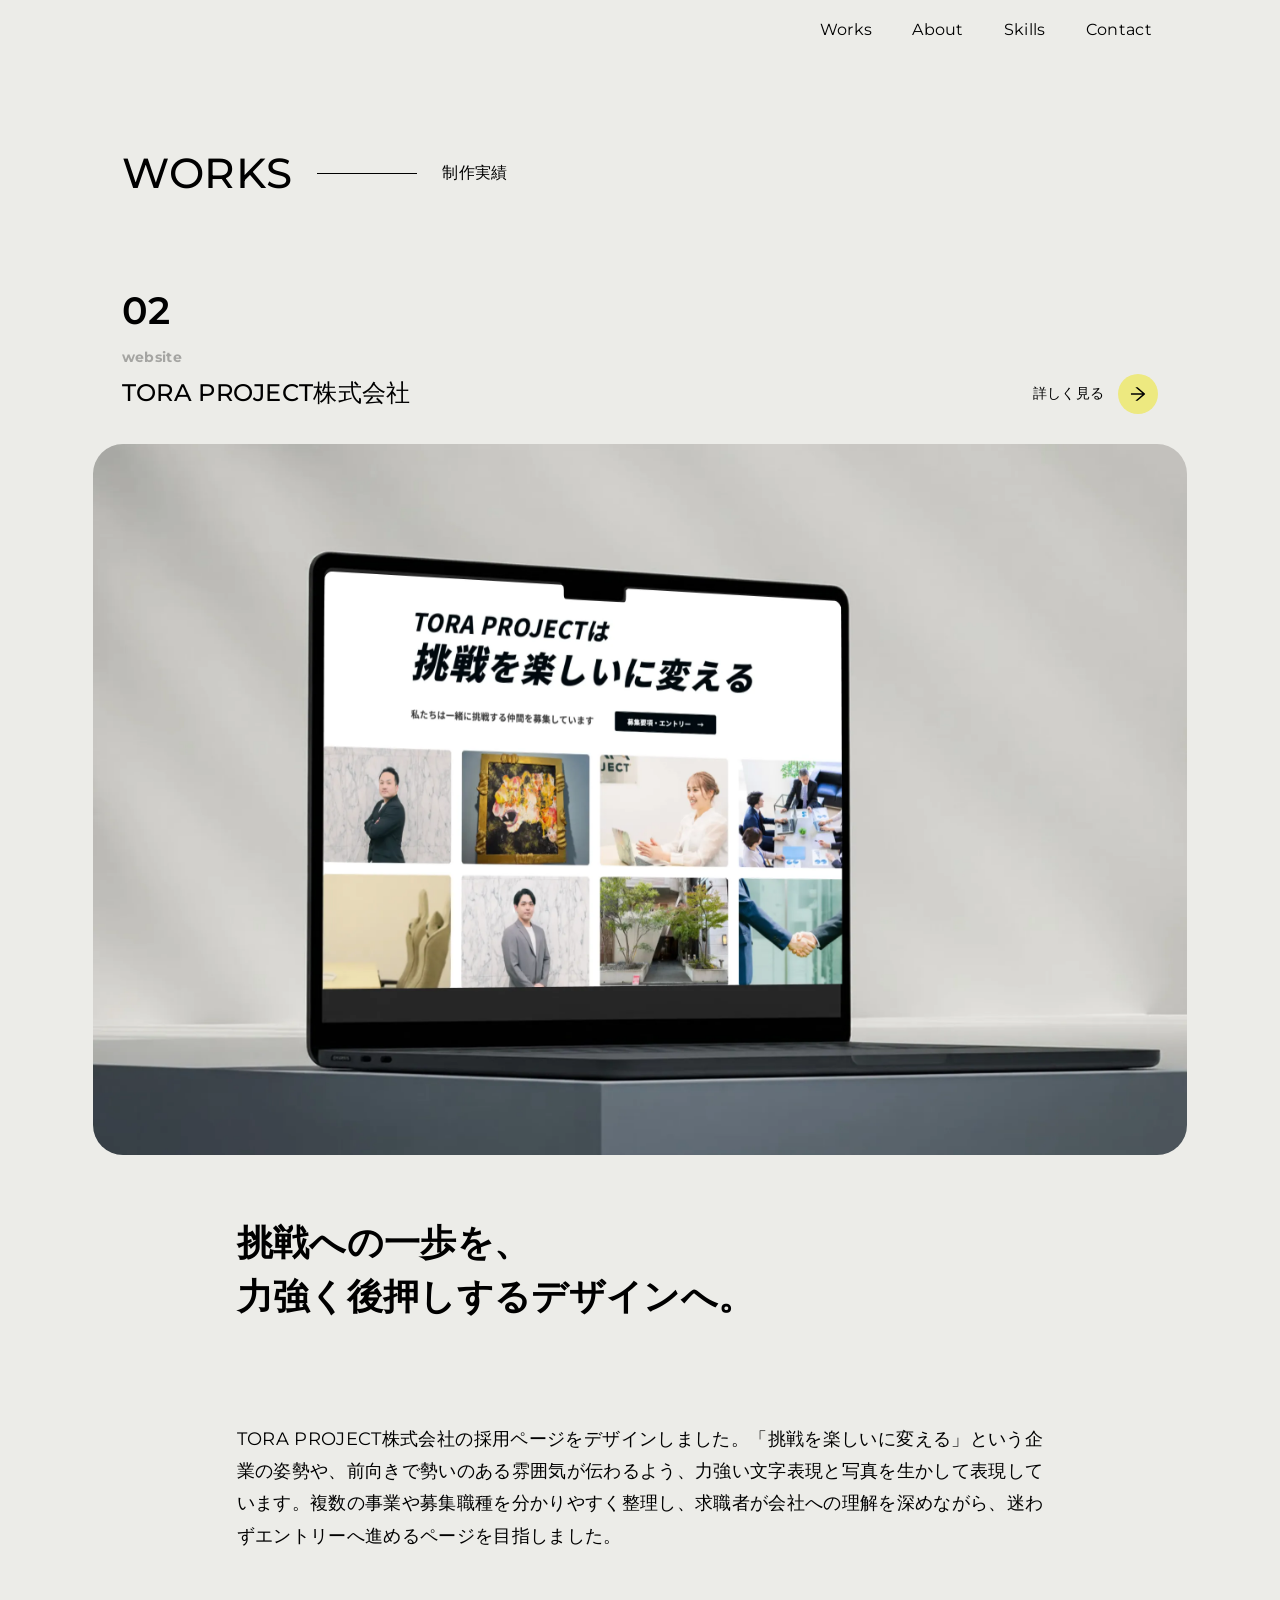
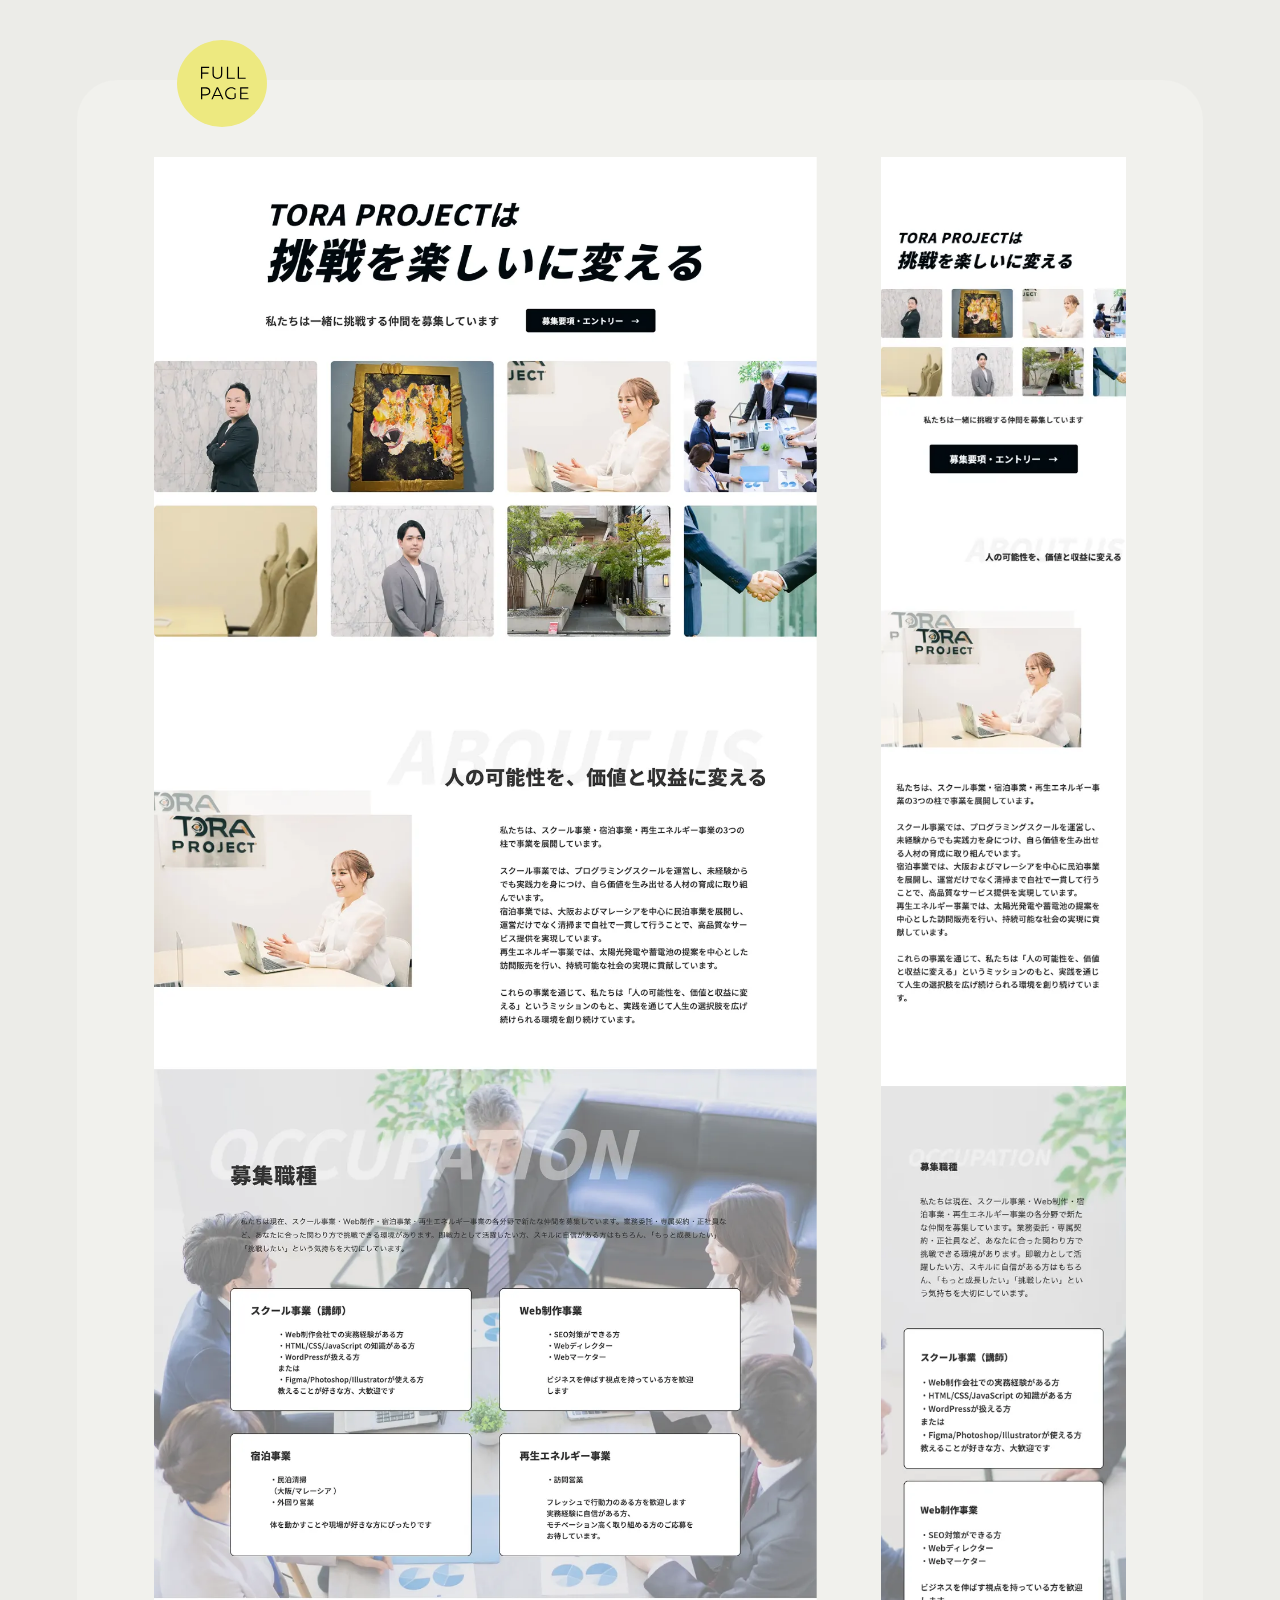
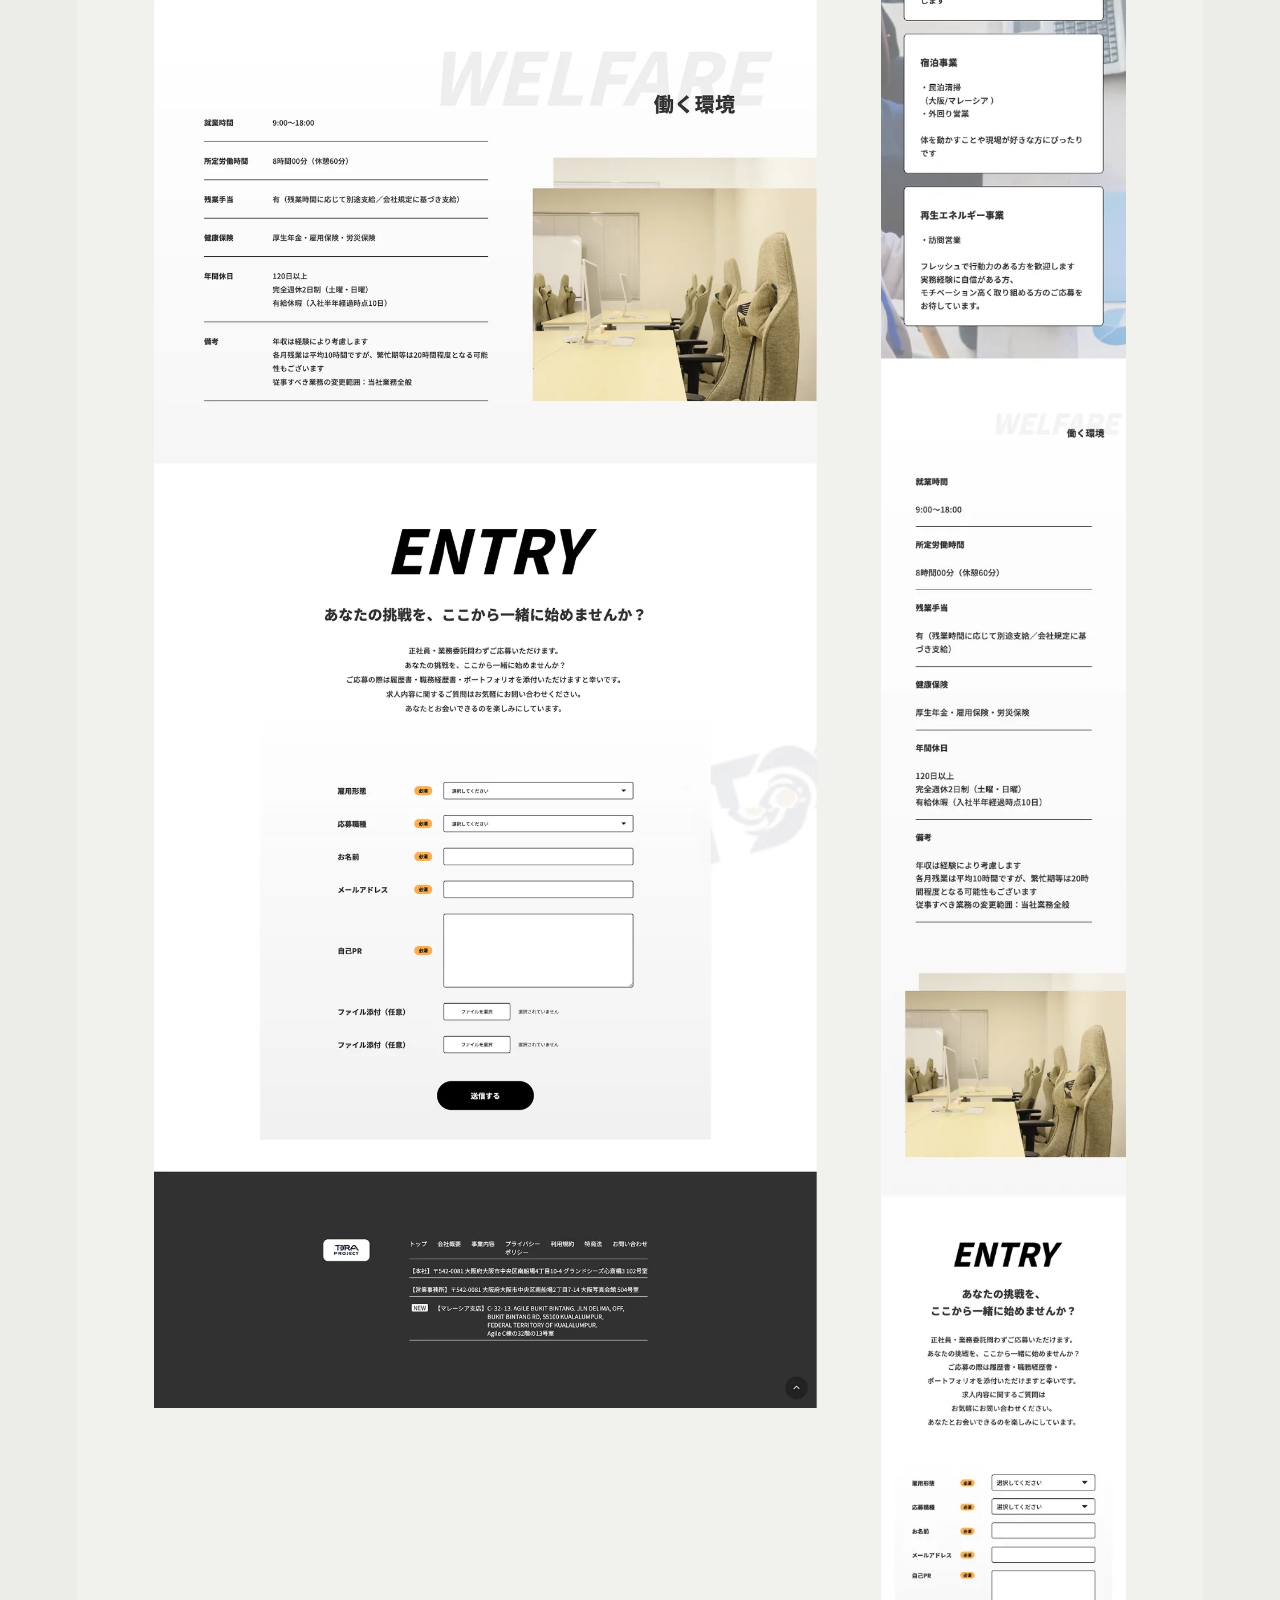
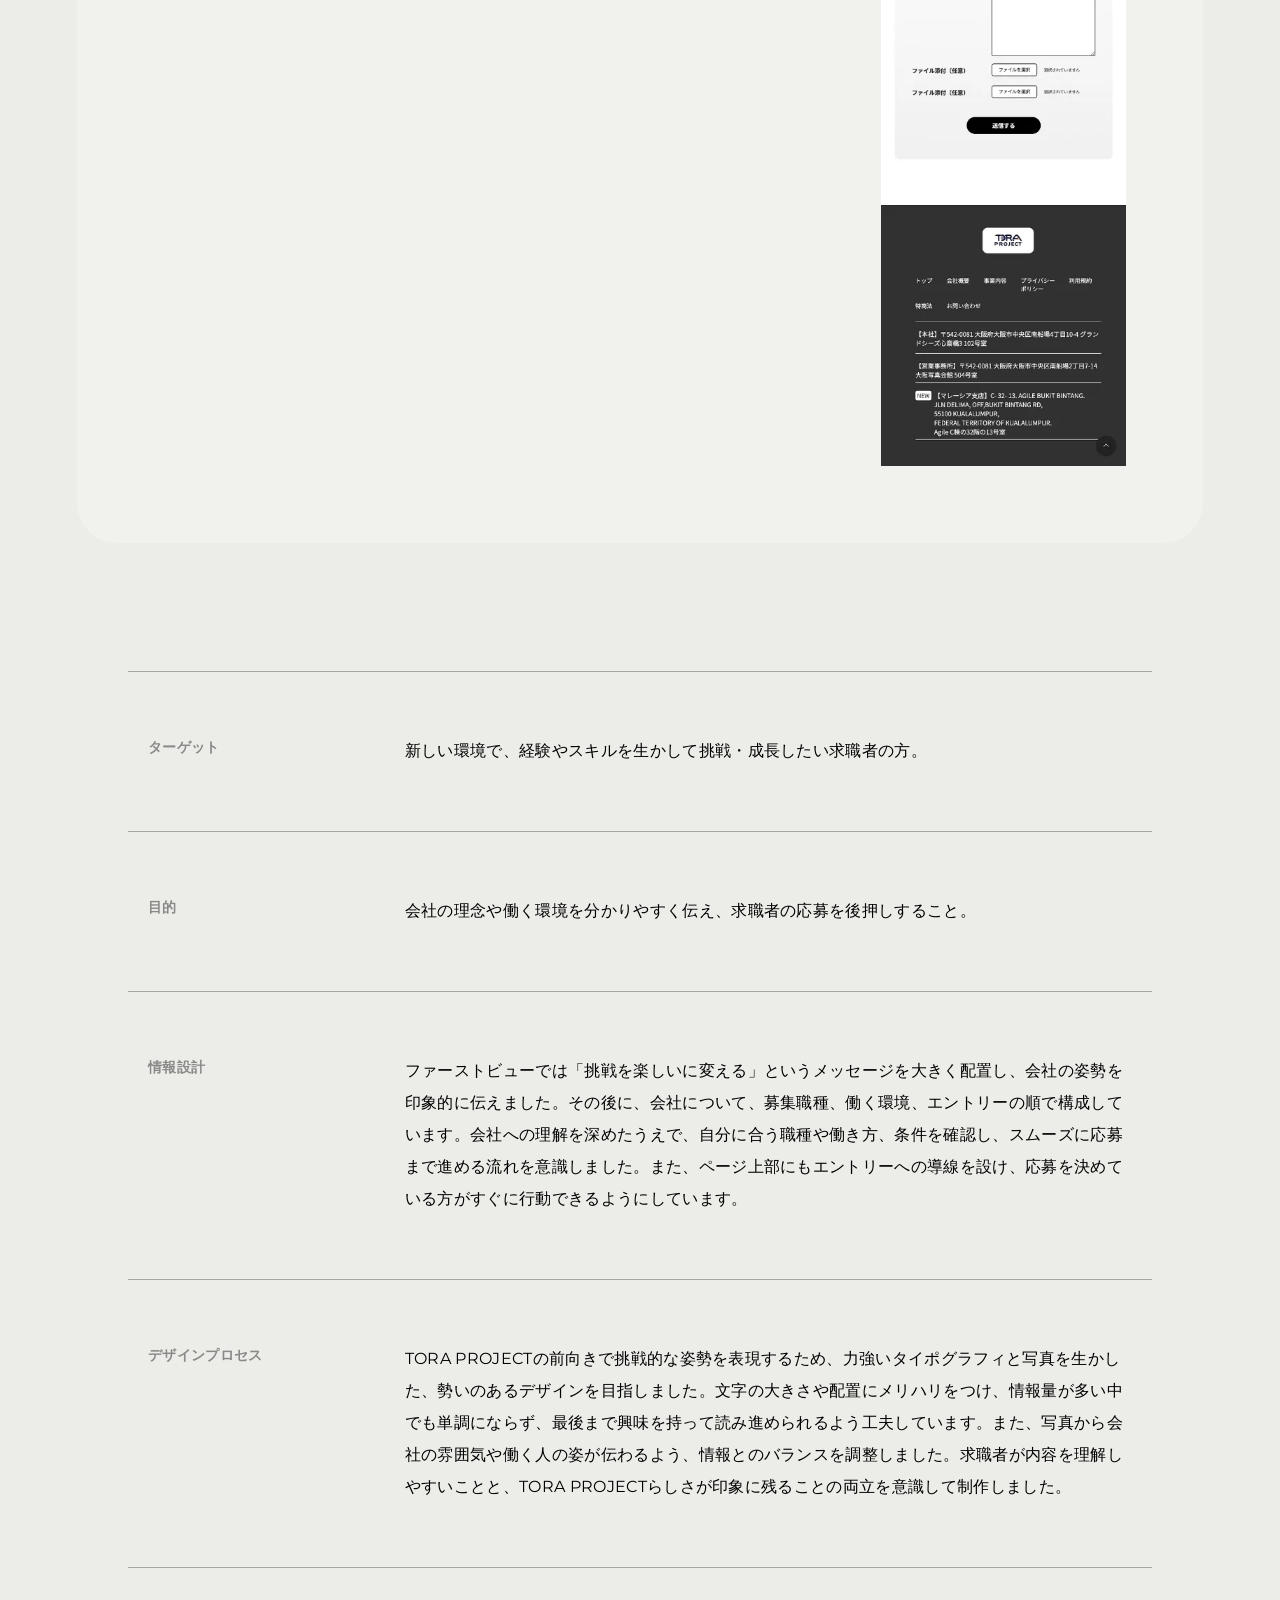
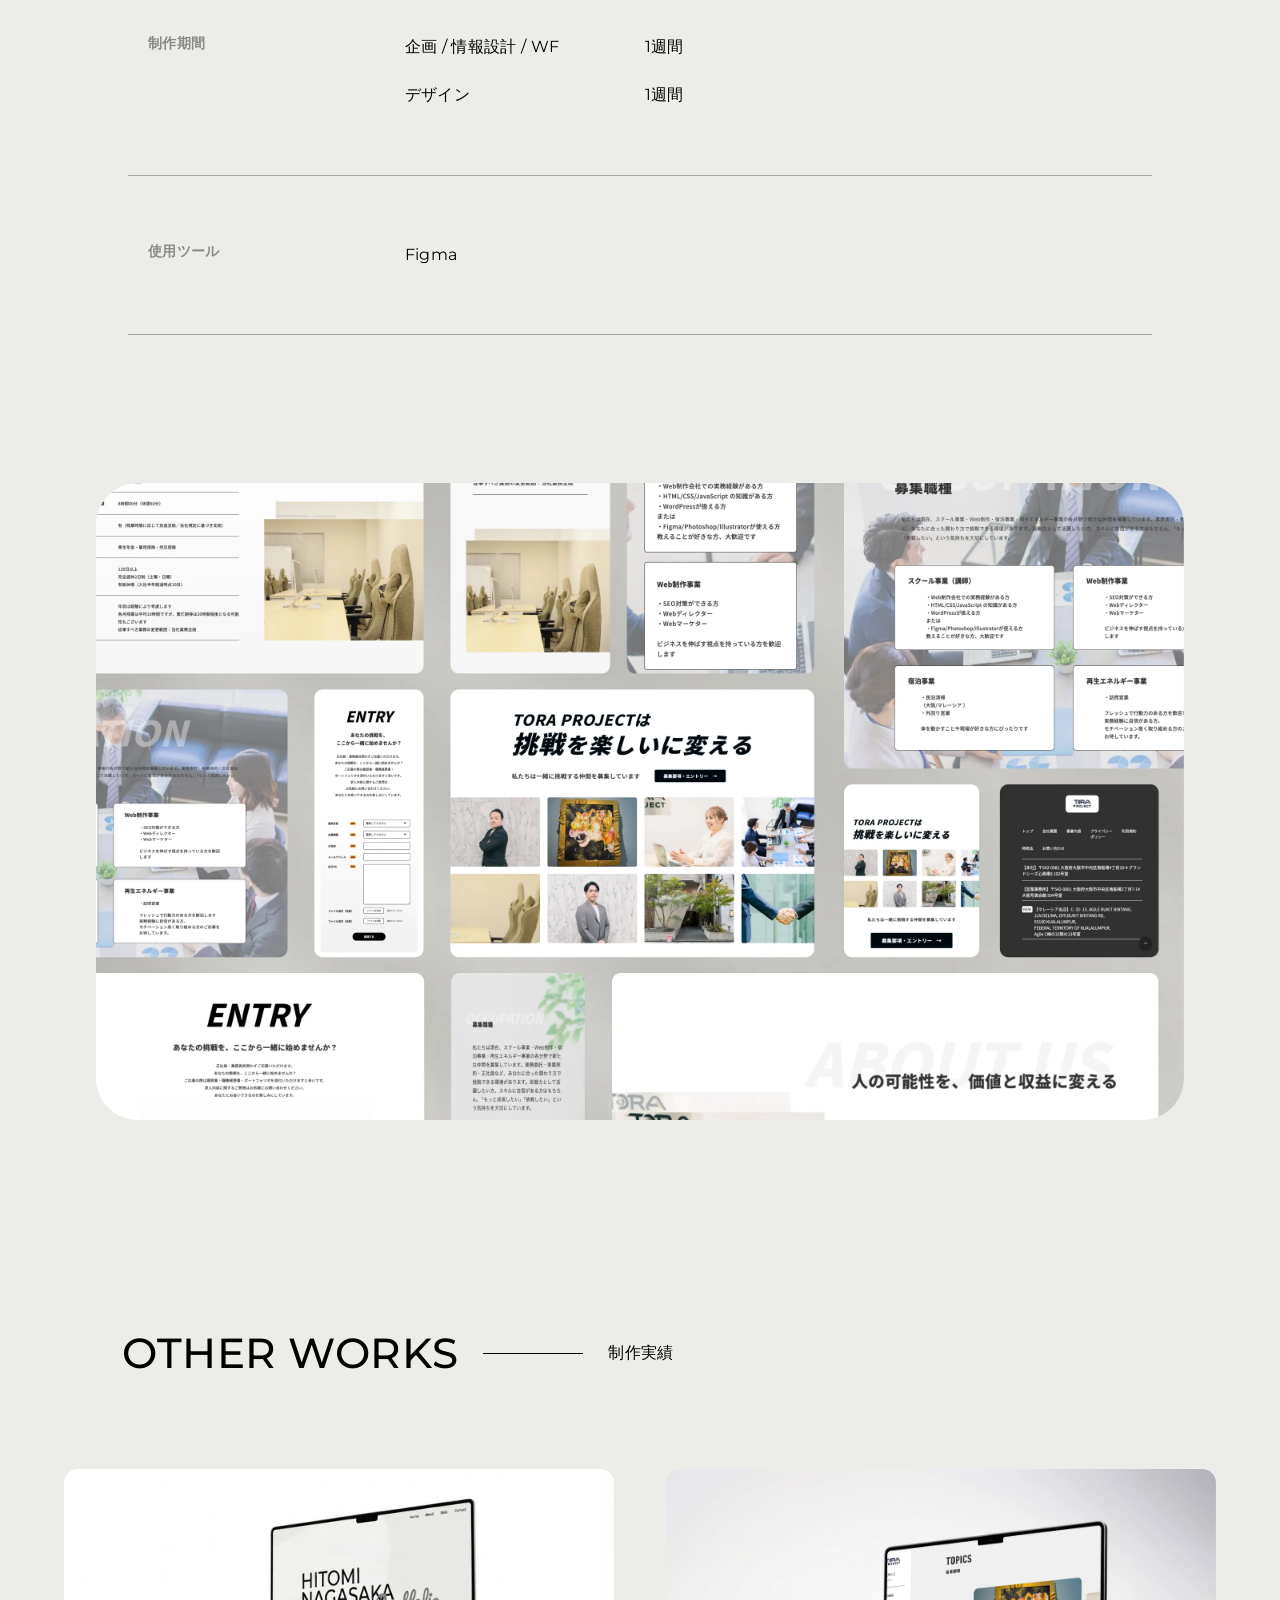
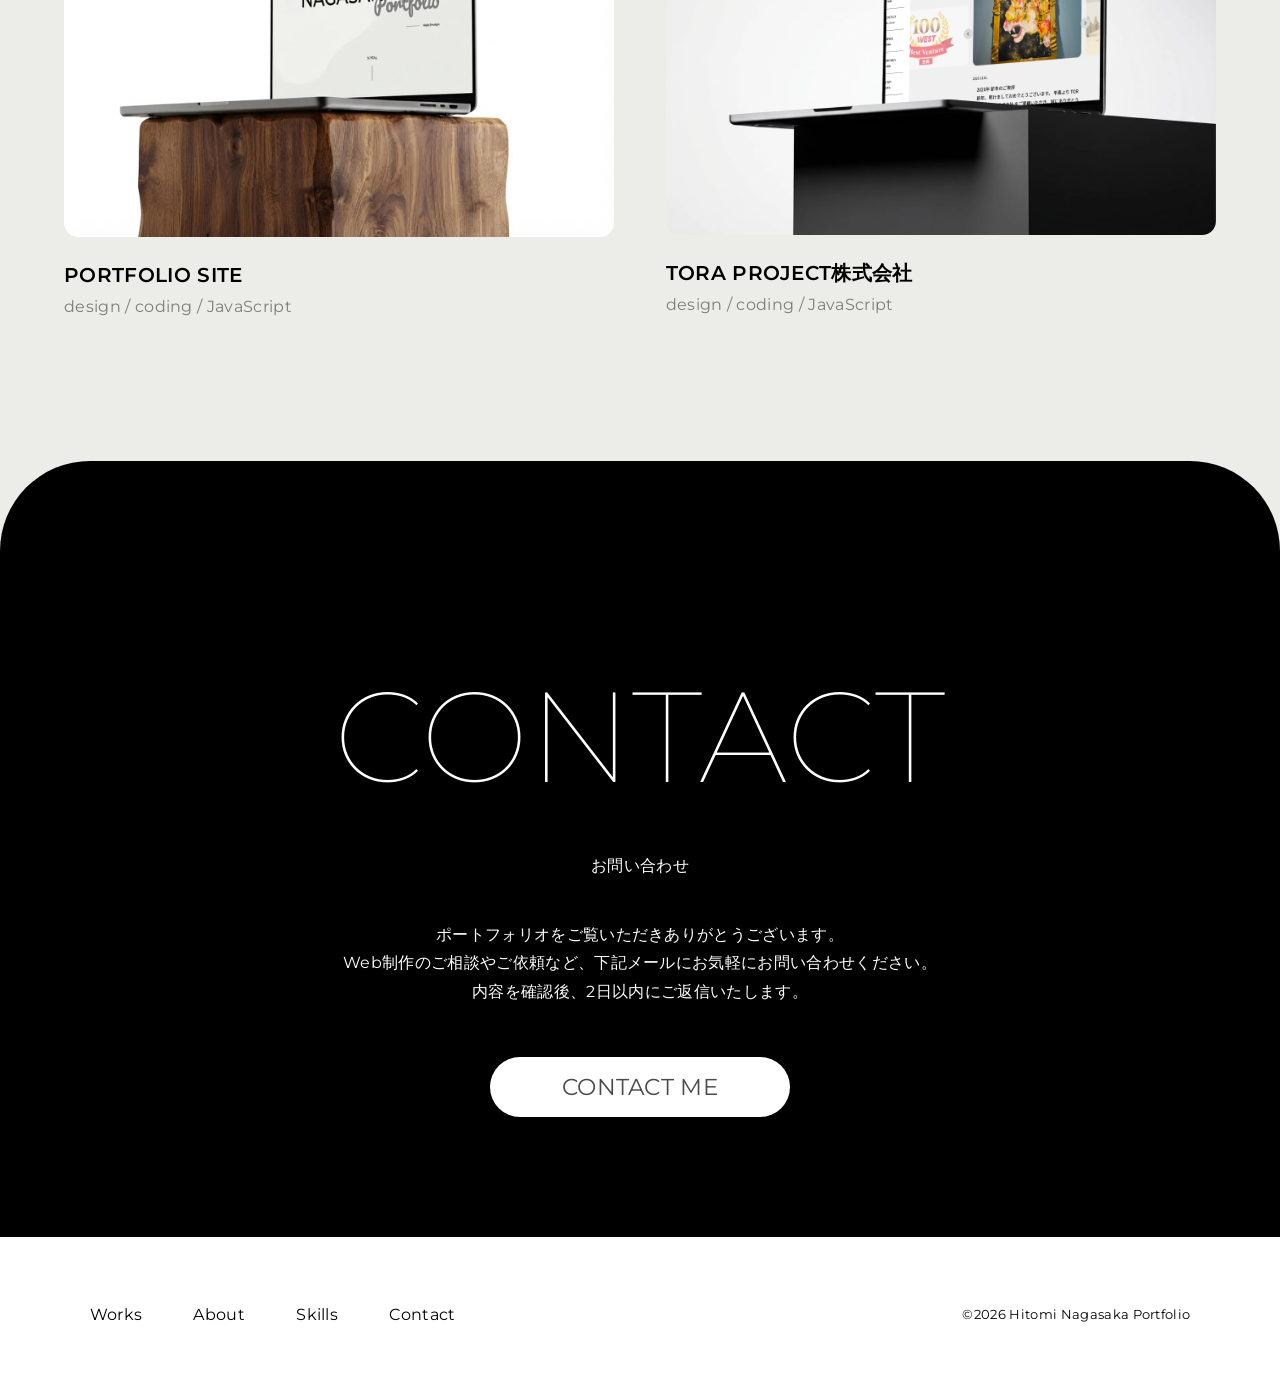
<file: works/works-1.html>
<!DOCTYPE html>
<html lang="ja">

<head>
  <meta charset="UTF-8">
  <meta name="viewport" content="width=device-width, initial-scale=1.0">
  <title>TORA PROJECT ENTRY</title>

  <link rel="icon" href="../img/my icon 2.webp">

  <!--CSS読み込み-->
  <link rel="stylesheet" href="../css/reset.css">
  <link rel="stylesheet" href="../css/common.css">
  <link rel="stylesheet" href="../css/works-detail.css">

  <!--JS読み込み-->
  <script src="../js/works-detail.js" defer></script>

  <!--Google フォント-->
  <link rel="preconnect" href="https://fonts.googleapis.com">
  <link rel="preconnect" href="https://fonts.gstatic.com" crossorigin>
  <link
    href="https://fonts.googleapis.com/css2?family=Montserrat:ital,wght@0,100..900;1,100..900&family=Pacifico&display=swap"
    rel="stylesheet">

</head>

<body>
  <header id="header">
    <nav>
      <ul class="header-flex">
        <li><a href="../index.html#works">
            Works</a></li>
        <li><a href="../index.html#about">
            About</a></li>
        <li><a href="../index.html#skills">
            Skills</a></li>
        <li><a href="#contact">
            Contact
          </a></li>
      </ul>
    </nav>

    <div id="navArea">
      <nav class="header-nav">
        <div class="inner">
          <ul>
            <li><a href="../index.html#works">Works</a></li>
            <li><a href="../index.html#about">About</a></li>
            <li><a href="../index.html#skills">Skills</a></li>
            <li><a href="#contact">Contact</a></li>
          </ul>
        </div>
      </nav>


      <div class="toggle-btn">
        <span></span>
        <span></span>
        <span></span>
      </div>

      <div id="mask"></div>
    </div>

  </header>

  <main>
    <section id="works-top">
      <div class="section-title js-section-title">
        <h2 aria-label="WORKS">
          <span style="--i: 0">W</span>
          <span style="--i: 1">O</span>
          <span style="--i: 2">R</span>
          <span style="--i: 3">K</span>
          <span style="--i: 4">S</span>
        </h2>
        <span class="section-title_line"></span>
        <p>制作実績</p>
      </div>

      <div class="works-top-flex">
        <div class="works-item">
          <span class="works-number">02</span>
          <h3>website</h3>
          <h2>TORA PROJECT株式会社</h2>
        </div>
        <div>
          <a href="https://www.toraproject.jp/recruit/" target="_blank" rel="noopener noreferrer" class="works-link">
            <span>詳しく見る</span>
            <img src="../img/矢印黄色丸.svg" alt="黄色円矢印">
          </a>
        </div>
      </div>

      <div class="works-top-img">
        <img src="../img/workspage-1.webp" alt="ENTRYページ画像" class="portfolio-img">
      </div>

      <div class="works-top-inner">
        <h3 class="works-top-title">
          <span>挑戦への一歩を、
          </span><br>
          <span>力強く後押しするデザインへ。</span>
        </h3>

        <p class="works-top-text">
          TORA PROJECT株式会社の採用ページをデザインしました。「挑戦を楽しいに変える」という企業の姿勢や、前向きで勢いのある雰囲気が伝わるよう、力強い文字表現と写真を生かして表現しています。複数の事業や募集職種を分かりやすく整理し、求職者が会社への理解を深めながら、迷わずエントリーへ進めるページを目指しました。
        </p>
      </div>
    </section>


    <section class="fullpage">
      <div class="fullpage-inner">
        <img src="../img/full pageアイコン.svg" alt="フルページアイコン" class="fullpage-label">

        <div class="fullpage-images">
          <img src="../img/torapro entry.webp" alt="トラプロジェクトのエントリーページパソコン表示" class="fullpage-pc">

          <img src="../img/torapro entry-sp.webp" alt="トラプロジェクトのエントリーページスマートフォン表示" class="fullpage-sp">
        </div>
      </div>
    </section>

    <section class="works-detail">
      <dl class="works-detail-list">

        <div class="works-detail-row">
          <dt>ターゲット</dt>
          <dd>新しい環境で、経験やスキルを生かして挑戦・成長したい求職者の方。</dd>
        </div>

        <div class="works-detail-row">
          <dt>目的</dt>
          <dd>
            会社の理念や働く環境を分かりやすく伝え、求職者の応募を後押しすること。
          </dd>
        </div>

        <div class="works-detail-row">
          <dt>情報設計</dt>
          <dd>
            ファーストビューでは「挑戦を楽しいに変える」というメッセージを大きく配置し、会社の姿勢を印象的に伝えました。その後に、会社について、募集職種、働く環境、エントリーの順で構成しています。会社への理解を深めたうえで、自分に合う職種や働き方、条件を確認し、スムーズに応募まで進める流れを意識しました。また、ページ上部にもエントリーへの導線を設け、応募を決めている方がすぐに行動できるようにしています。
          </dd>
        </div>

        <div class="works-detail-row">
          <dt>デザインプロセス</dt>
          <dd>
            TORA
            PROJECTの前向きで挑戦的な姿勢を表現するため、力強いタイポグラフィと写真を生かした、勢いのあるデザインを目指しました。文字の大きさや配置にメリハリをつけ、情報量が多い中でも単調にならず、最後まで興味を持って読み進められるよう工夫しています。また、写真から会社の雰囲気や働く人の姿が伝わるよう、情報とのバランスを調整しました。求職者が内容を理解しやすいことと、<span class="no-wrap">TORA PROJECT</span>らしさが印象に残ることの両立を意識して制作しました。
          </dd>
        </div>

        <div class="works-detail-row">
          <dt>制作期間</dt>
          <dd>
            <div class="period">
              <span>企画 / 情報設計 / WF </span>
              <span>1週間</span>

              <span>デザイン</span>
              <span>1週間</span>

            </div>
          </dd>
        </div>

        <div class="works-detail-row">
          <dt>使用ツール</dt>
          <dd>Figma</dd>
        </div>
      </dl>
    </section>

    <img src="../img/TORAPRO entry moc.webp" alt="エントリーページモックアップ画像" class="mobile-mockup mockup1">

    <section id="other-works">
      <div class="section-title js-section-title">
        <h2 aria-label="OTHER">
          <span style="--i: 0">O</span>
          <span style="--i: 1">T</span>
          <span style="--i: 2">H</span>
          <span style="--i: 3">E</span>
          <span style="--i: 4">R</span>
          <span style="--i: 5">&nbsp;</span>
          <span style="--i: 6">W</span>
          <span style="--i: 7">O</span>
          <span style="--i: 8">R</span>
          <span style="--i: 9">K</span>
          <span style="--i: 10">S</span>
        </h2>
        <span class="section-title_line"></span>
        <p>制作実績</p>
      </div>

      <div class="other-flex">
        <div class="other-item other-1">
          <a href="../works/portfolio.html" target="_blank">
            <img src="../img/WORKS-1.webp" alt="ポートフォリオ画像" class="other-img">
            <p class="other-name">PORTFOLIO SITE</p>
            <p class="ather-skill">design / coding / JavaScript</p>
          </a>
        </div>

        <div class="other-item other-2">
          <a href="../works/works-2.html">
            <img src="../img/workspage-2.webp" alt="実績画像TORA PROJECT株式会社のTOPICSページ" class="other-img">
            <p class="other-name">TORA PROJECT株式会社</p>
            <p class="ather-skill">design / coding / JavaScript</p>
          </a>
        </div>
      </div>

    </section>

    <section id="contact">

      <div class="contact-shadows" aria-hidden="true">
        <img src="../img/CO1 Vector.png" alt="影の画像1" class="contact-shadow contact-shadow--01">
        <img src="../img/CO2 Vector.png" alt="影の画像2" class="contact-shadow contact-shadow--02">
        <img src="../img/CO3 Vector.png" alt="影の画像3" class="contact-shadow contact-shadow--03">
      </div>

      <div class="contact-title">
        <h2>CONTACT</h2>
        <p>お問い合わせ</p>
      </div>

      <p class="contact-text">ポートフォリオをご覧いただきありがとうございます。<br>
        Web制作のご相談やご依頼など、下記メールにお気軽にお問い合わせください。<br>内容を確認後、2日以内にご返信いたします。</p>

      <div>
        <a class="mail" href="mailto:stuo5396@gmail.com">CONTACT ME</a>
      </div>
    </section>

    <footer id="footer">
      <div class="footer-flex">
        <nav>
          <ul class="nav-flex">
            <li><a href="../index.html#works">Works</a></li>
            <li><a href="../index.html#about">About</a></li>
            <li><a href="../index.html#skills">Skills</a></li>
            <li><a href="#contact">Contact</a></li>
          </ul>
        </nav>
        <small class="small">©2026 Hitomi Nagasaka Portfolio</small>
      </div>
    </footer>
  </main>
</body>

</html>
</file>
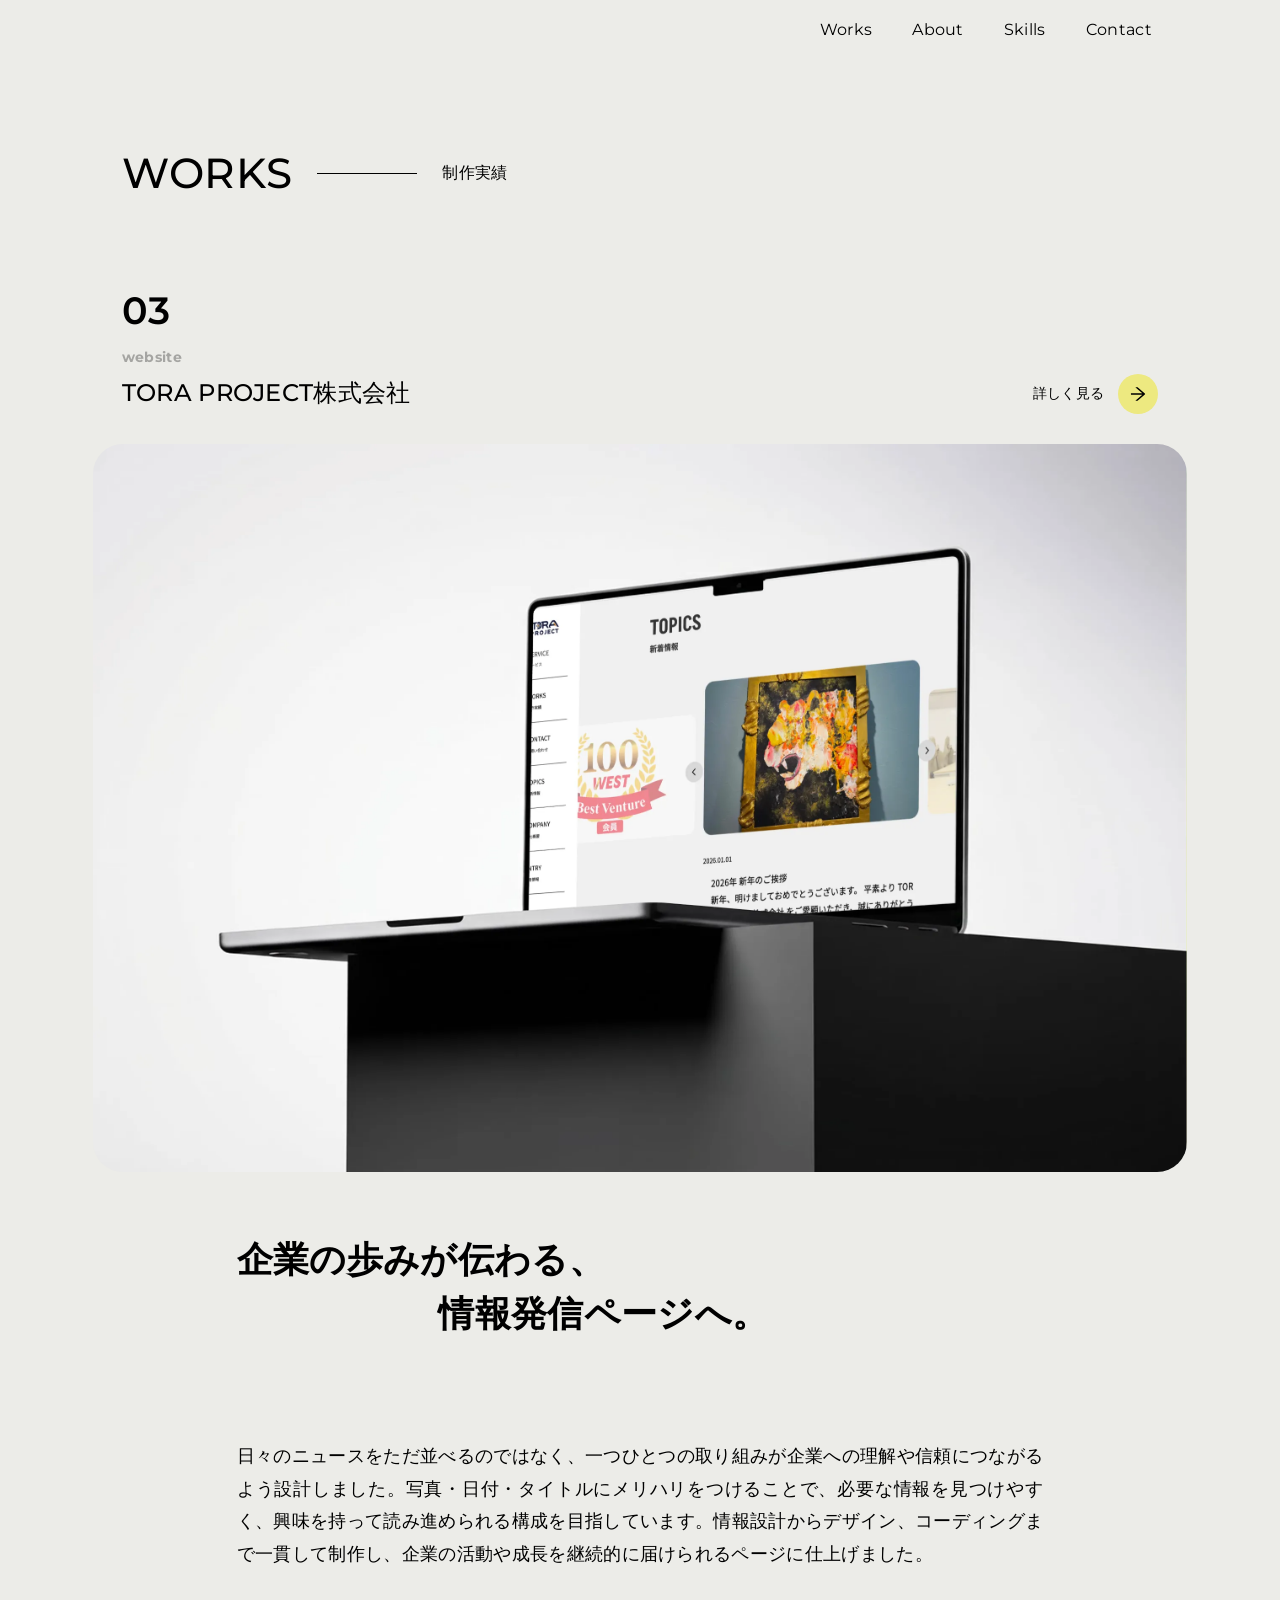
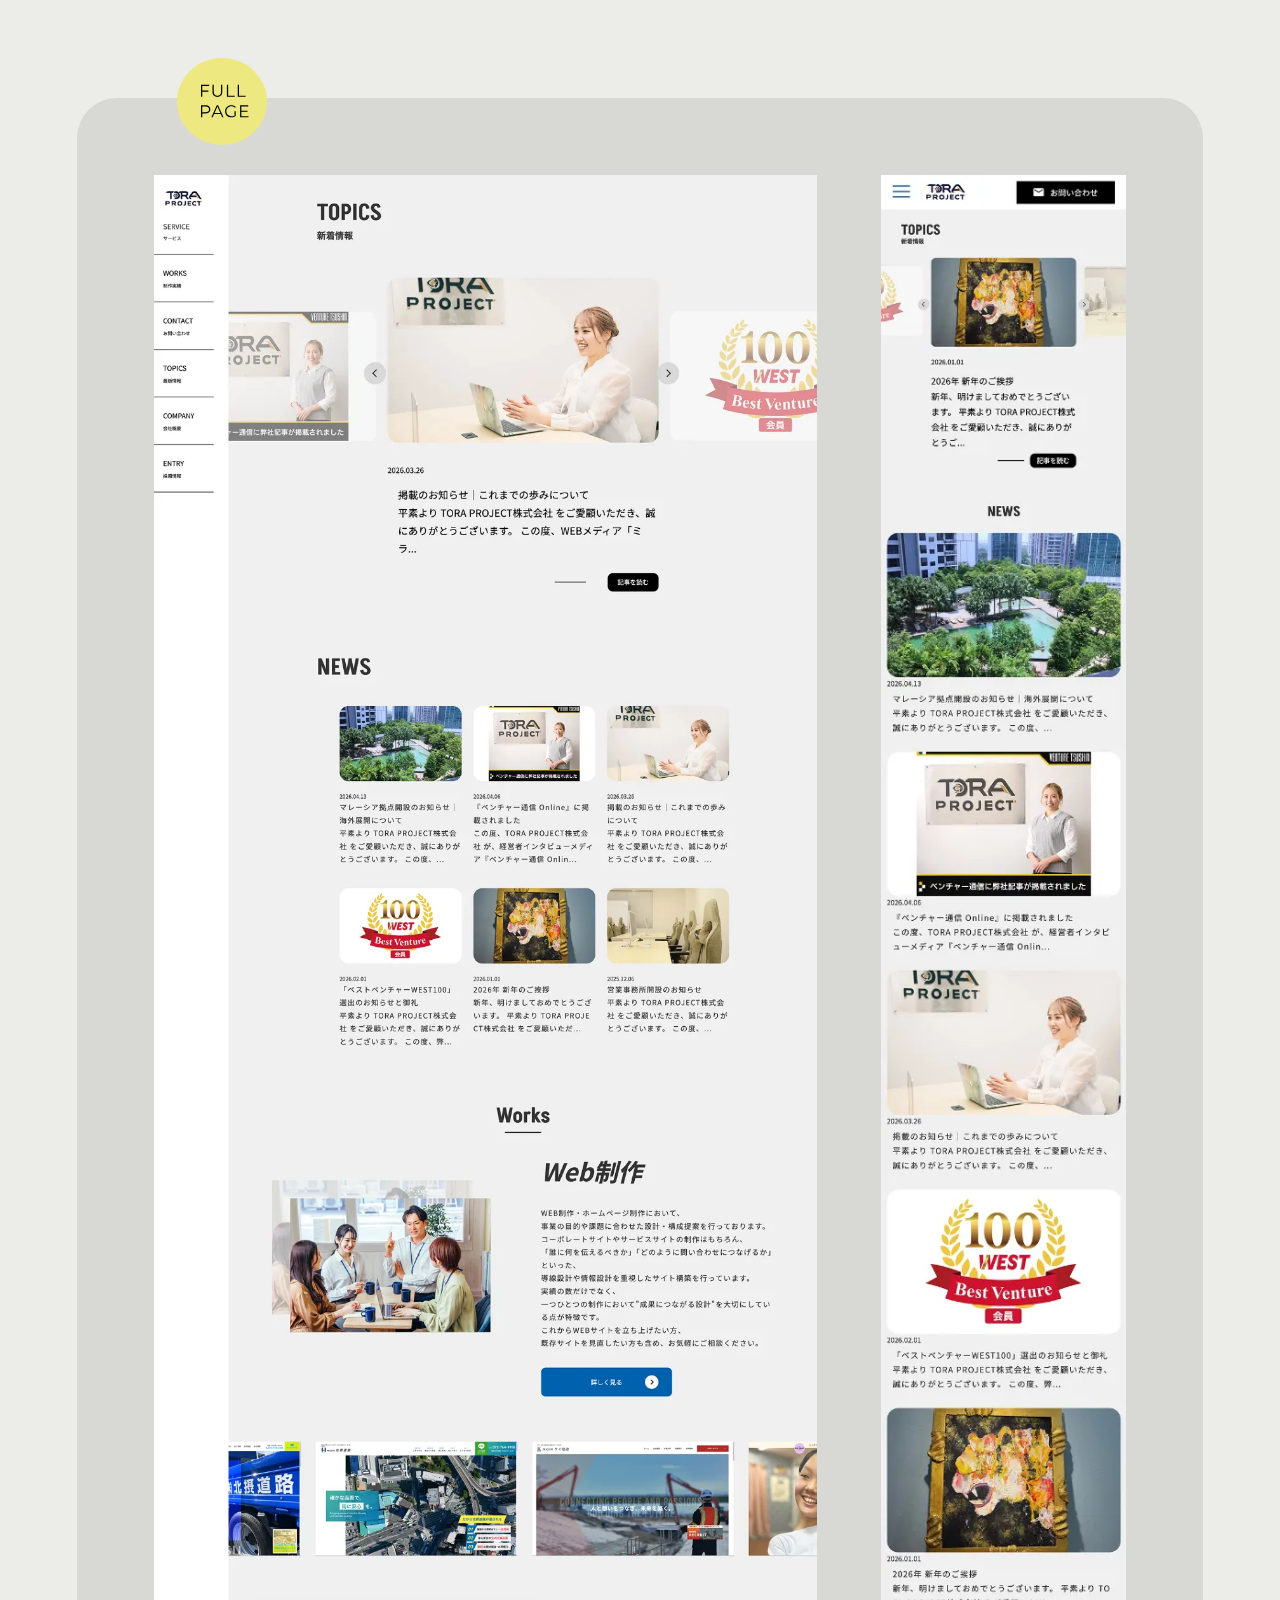
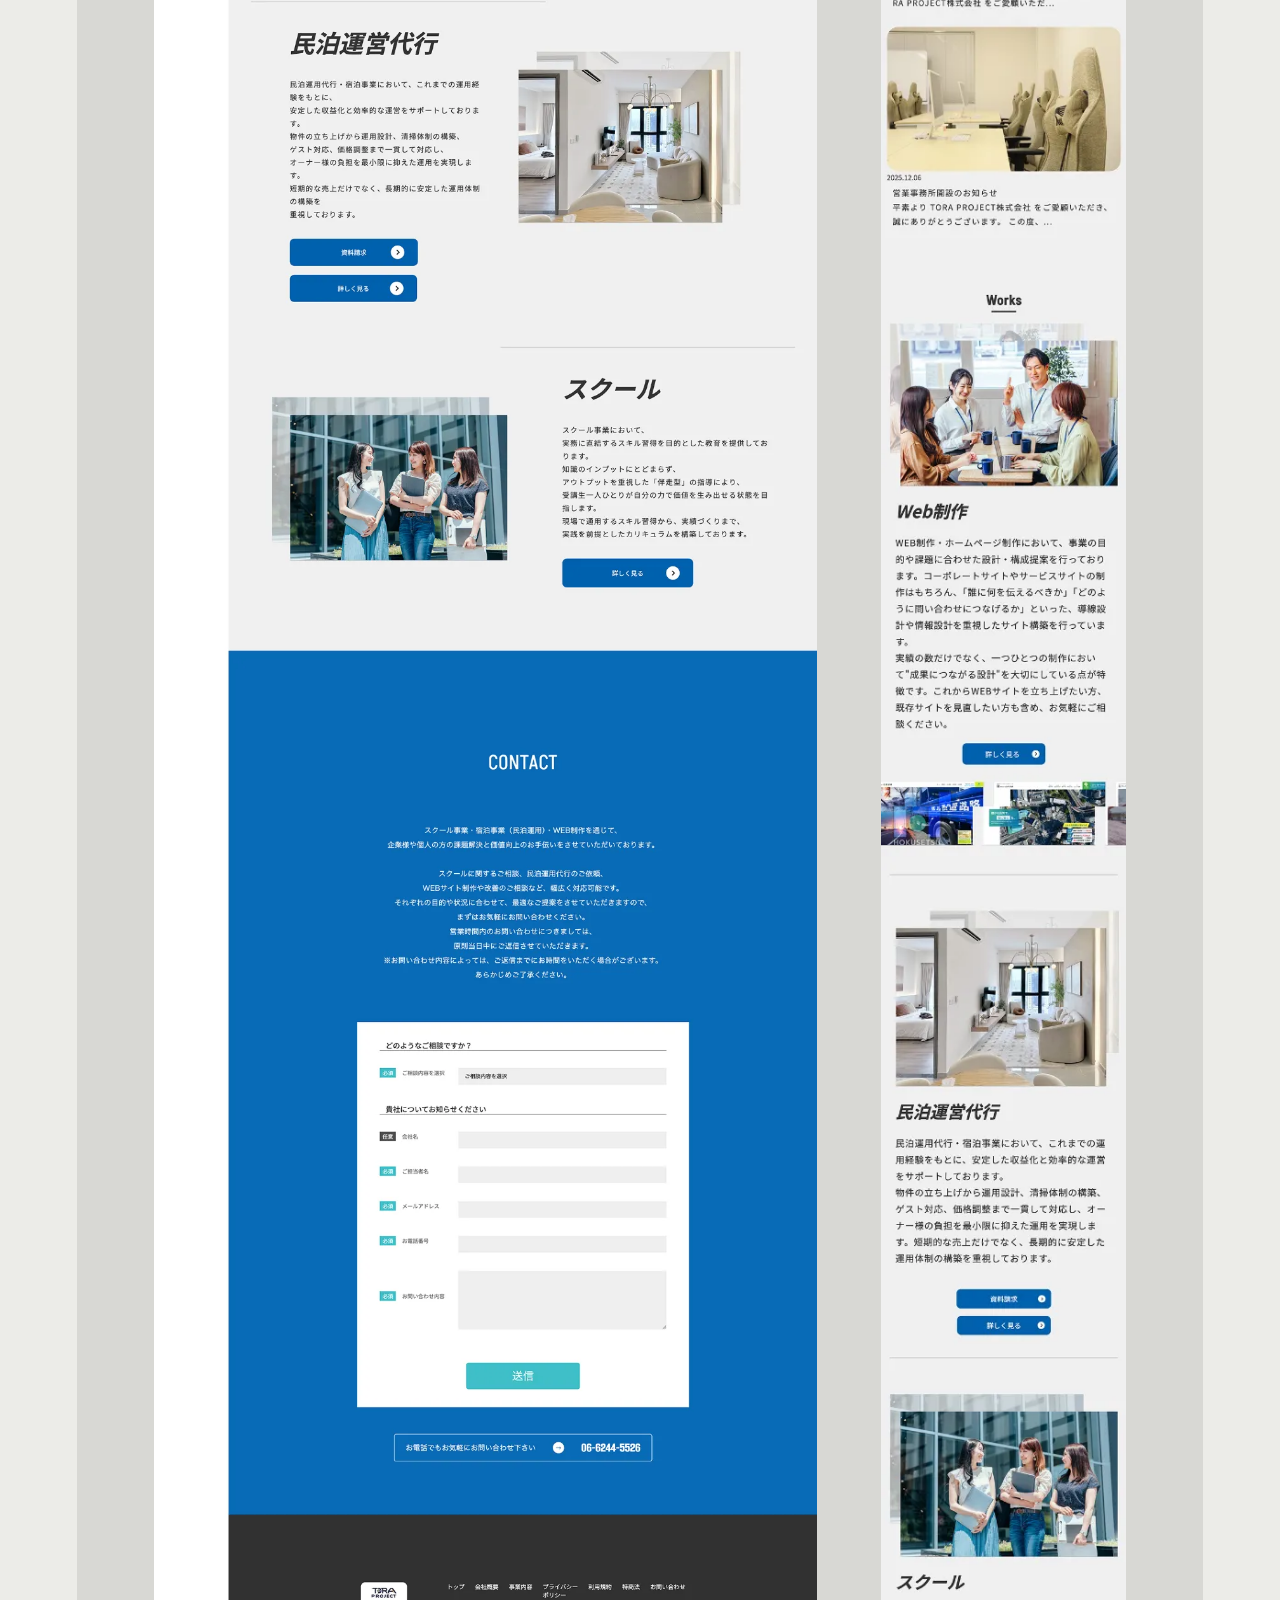
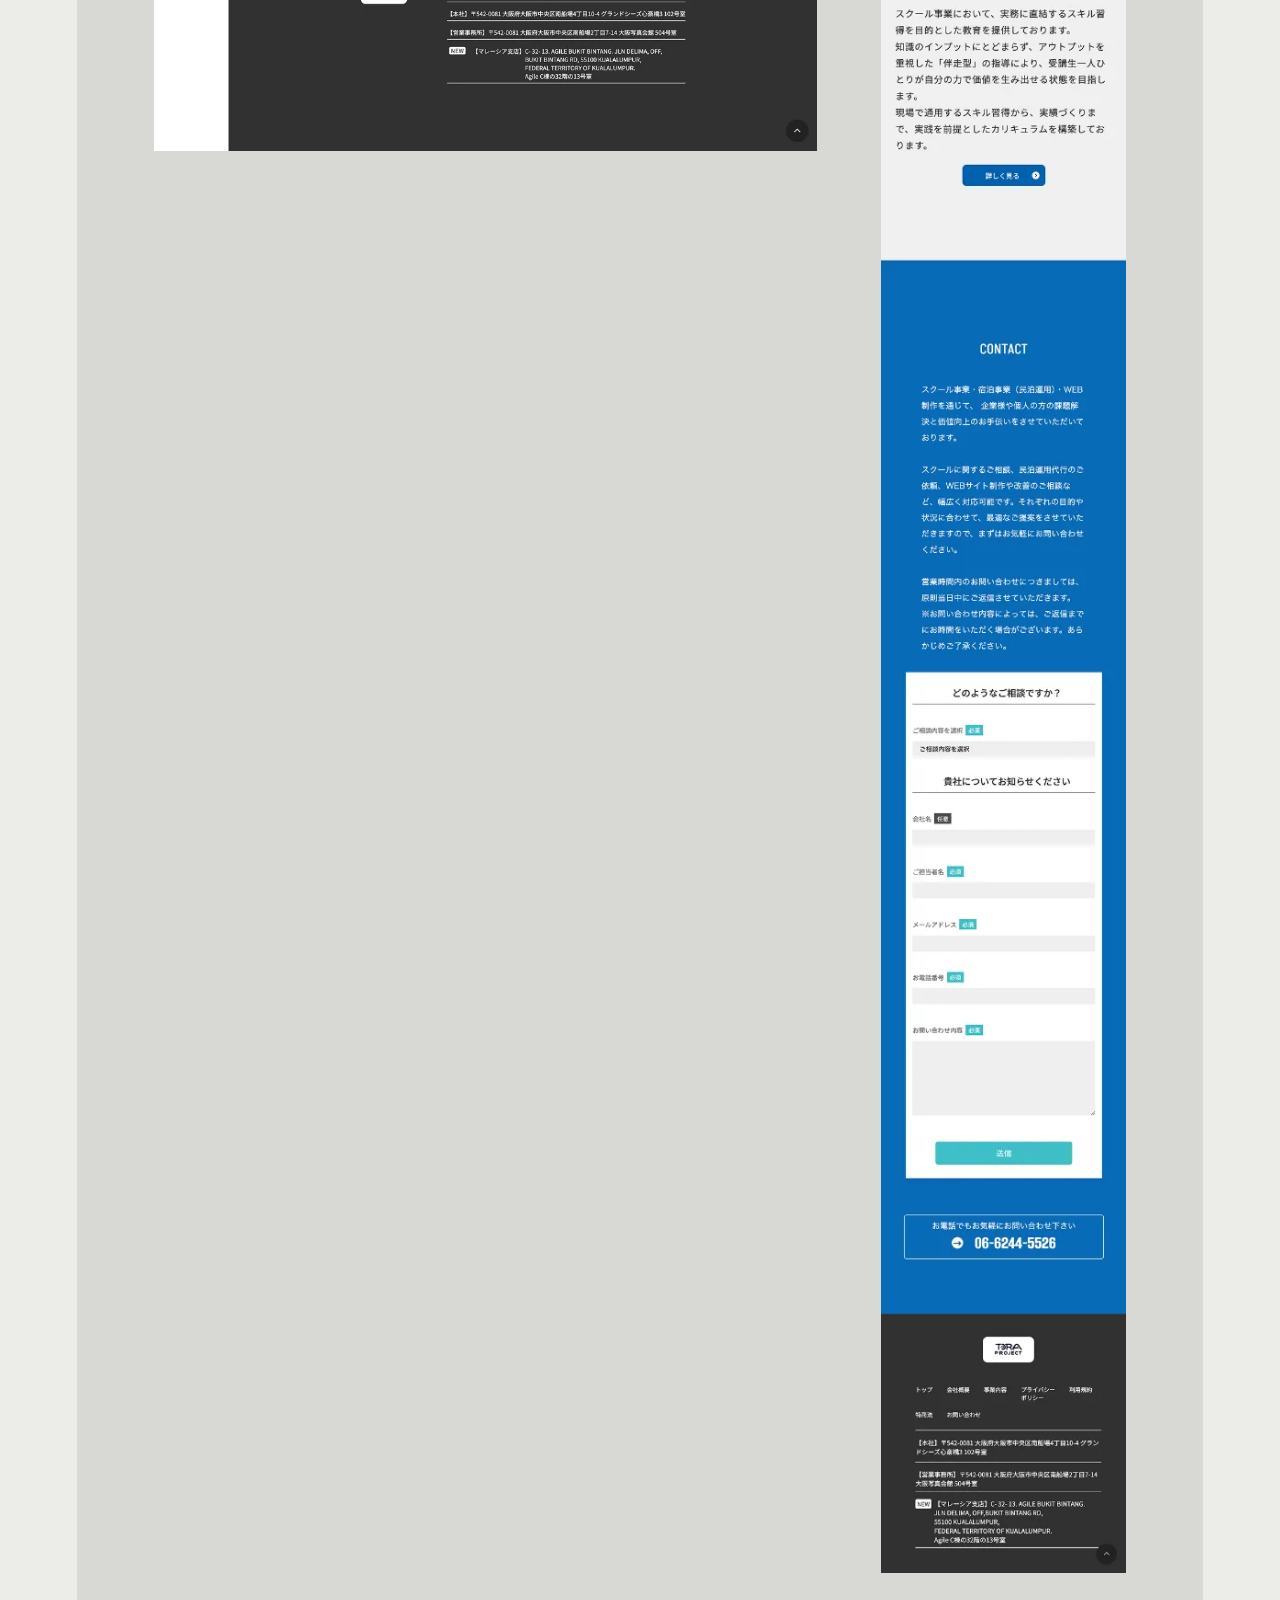
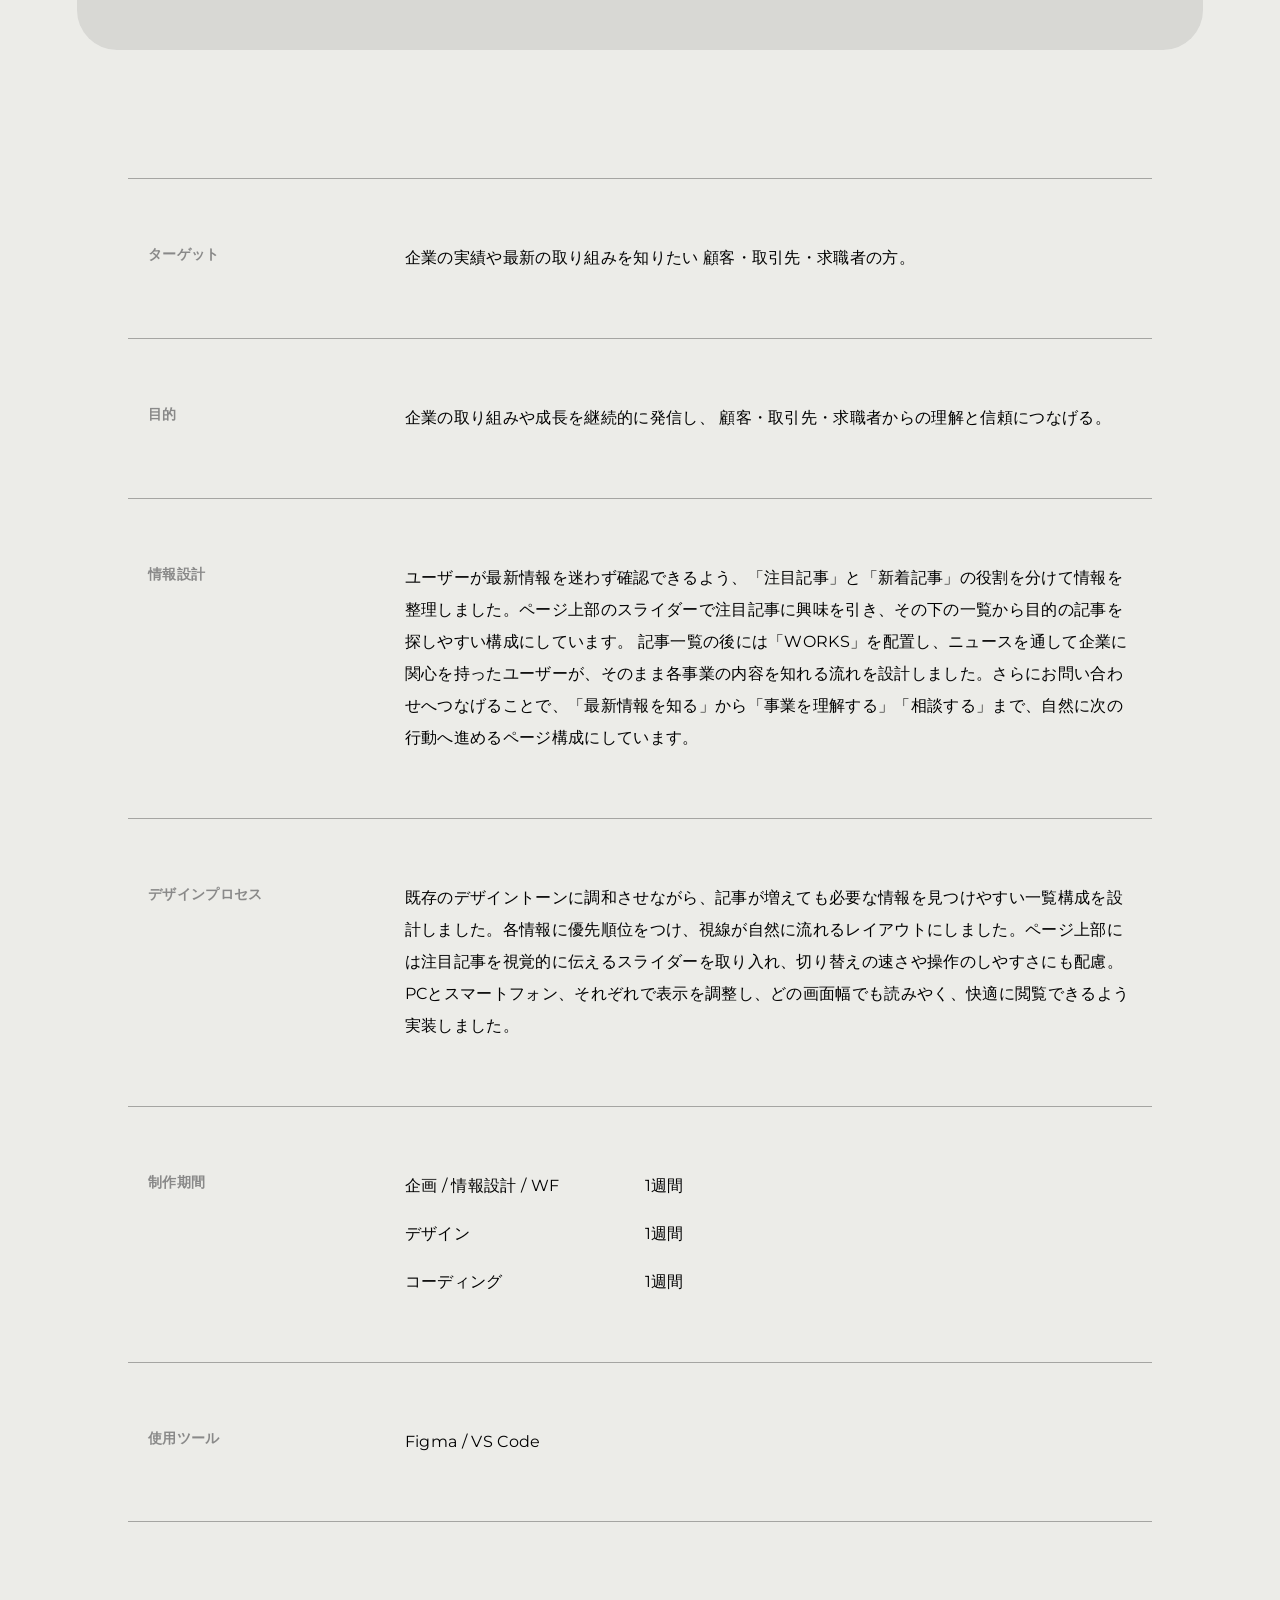
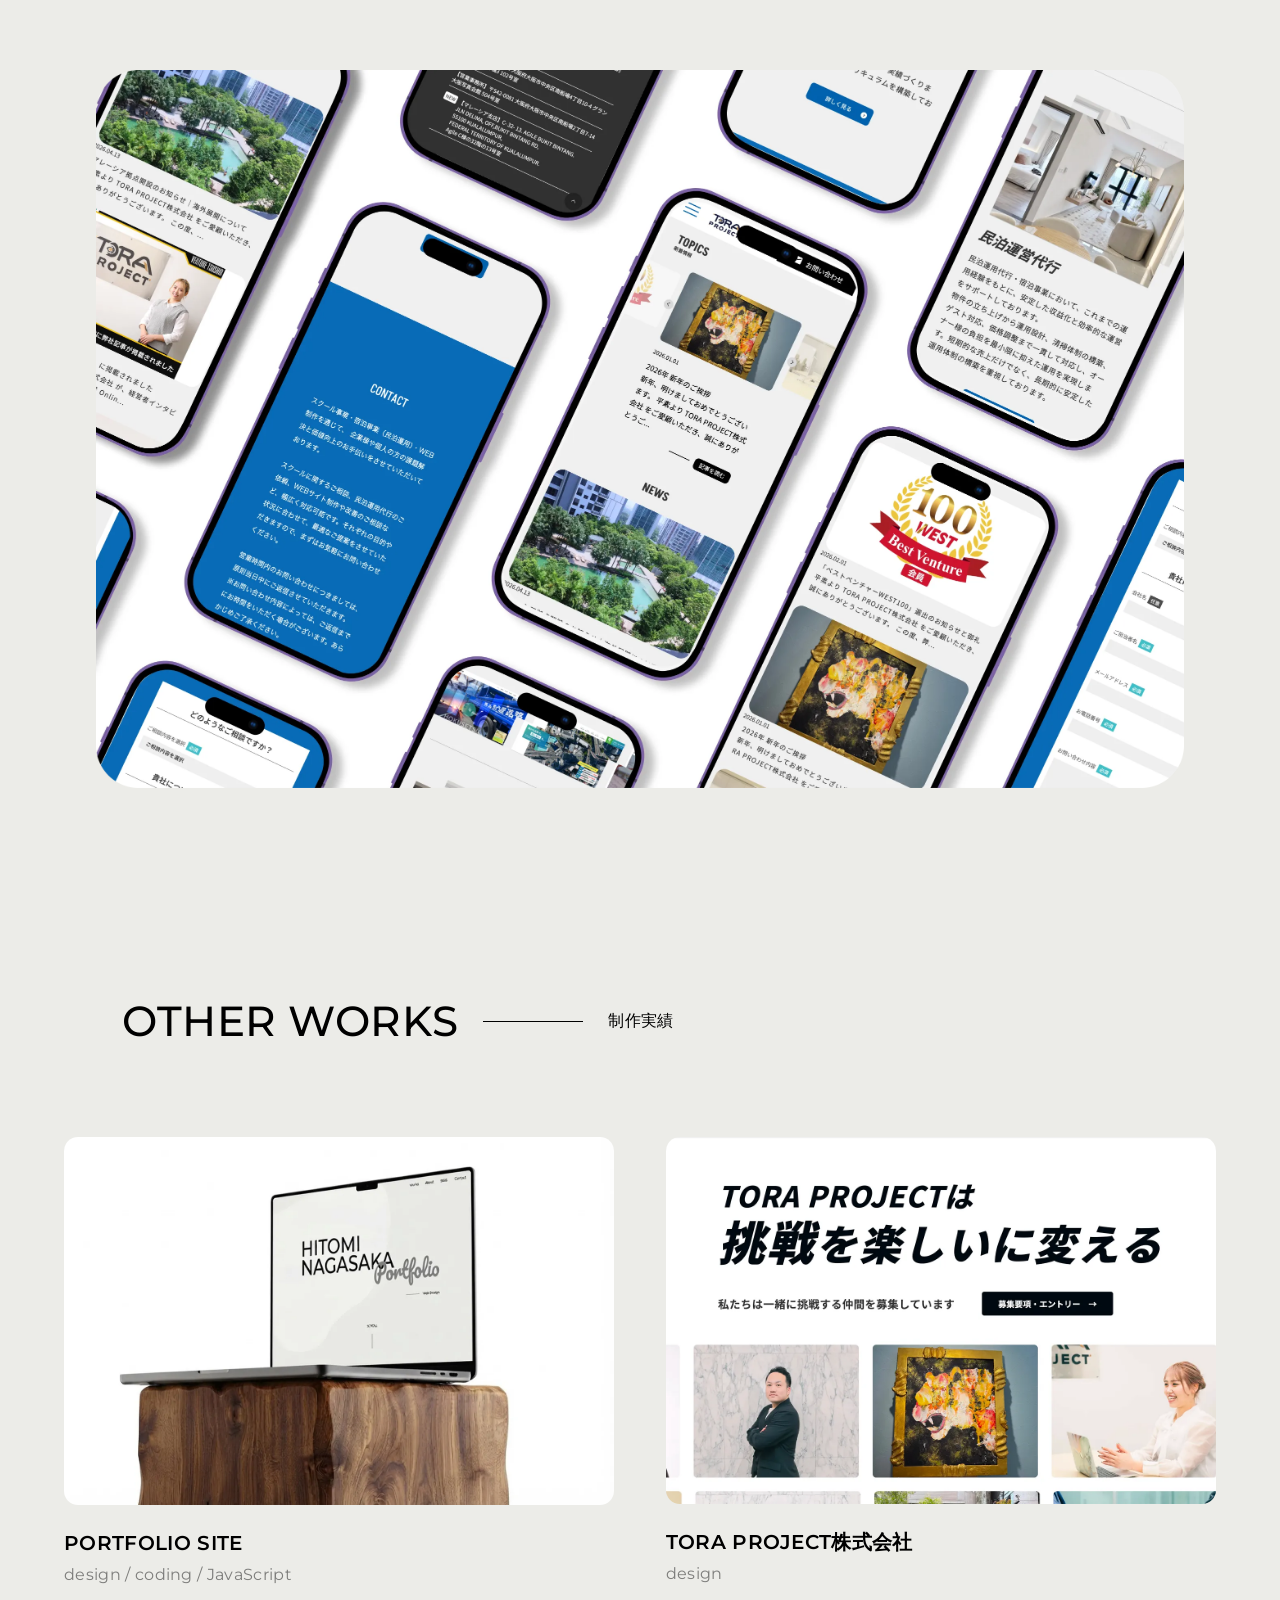
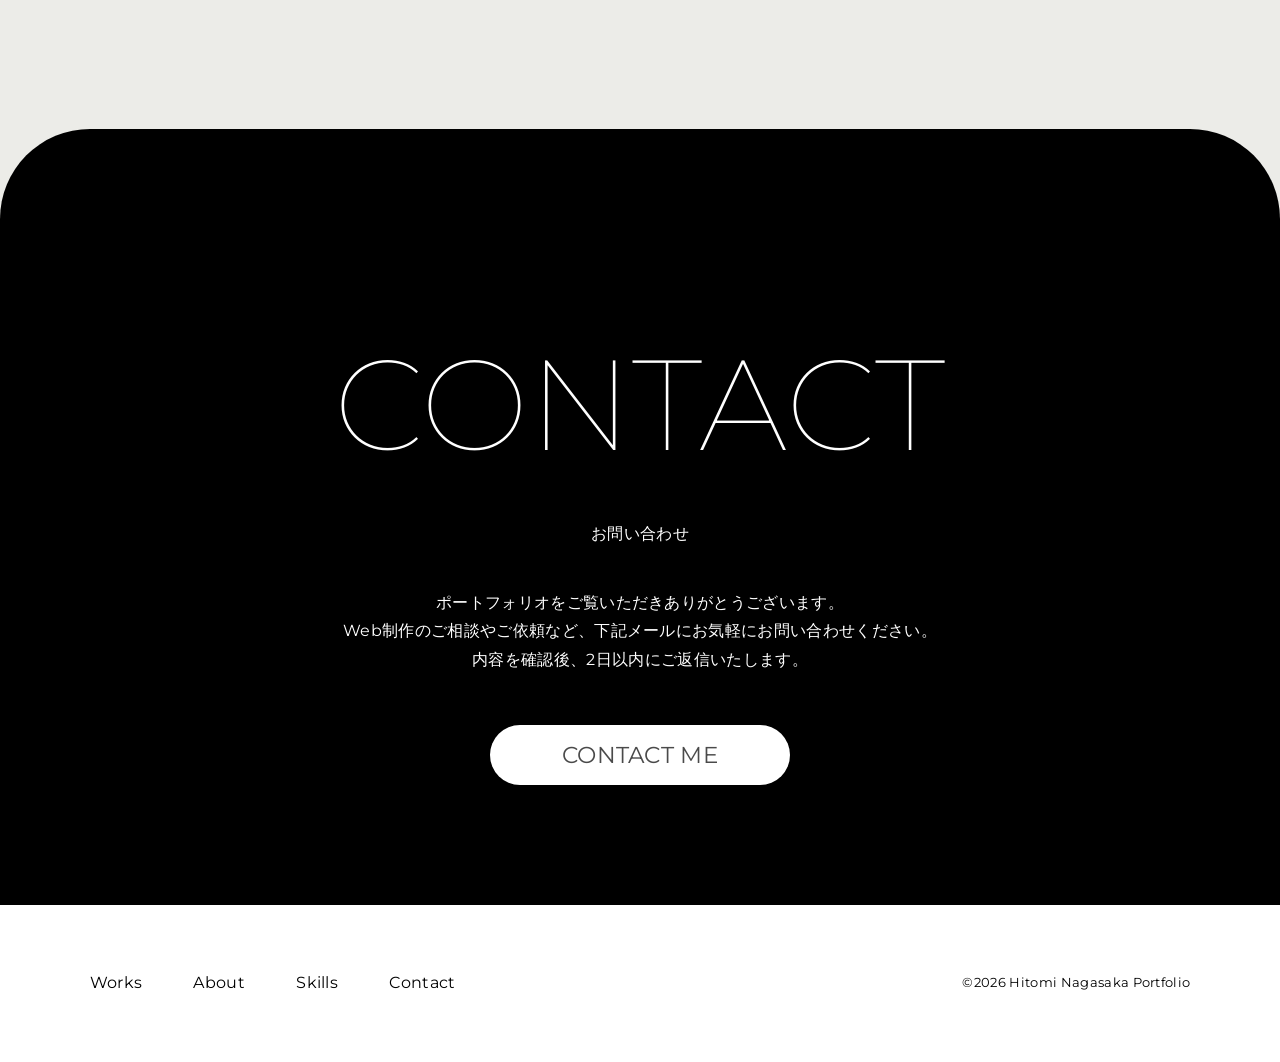
<file: works/works-2.html>
<!DOCTYPE html>
<html lang="ja">

<head>
  <meta charset="UTF-8">
  <meta name="viewport" content="width=device-width, initial-scale=1.0">
  <title>TORA PROJECT TOPICS</title>

  <link rel="icon" href="../img/my icon 2.webp">

  <!--CSS読み込み-->
  <link rel="stylesheet" href="../css/reset.css">
  <link rel="stylesheet" href="../css/common.css">
  <link rel="stylesheet" href="../css/works-detail.css">

  <!--JS読み込み-->
  <script src="../js/works-detail.js" defer></script>

  <!--Google フォント-->
  <link rel="preconnect" href="https://fonts.googleapis.com">
  <link rel="preconnect" href="https://fonts.gstatic.com" crossorigin>
  <link
    href="https://fonts.googleapis.com/css2?family=Montserrat:ital,wght@0,100..900;1,100..900&family=Pacifico&display=swap"
    rel="stylesheet">

</head>

<body>
  <header id="header">
    <nav>
      <ul class="header-flex">
        <li><a href="../index.html#works">
            Works</a></li>
        <li><a href="../index.html#about">
            About</a></li>
        <li><a href="../index.html#skills">
            Skills</a></li>
        <li><a href="#contact">
            Contact
          </a></li>
      </ul>
    </nav>

    <div id="navArea">
      <nav class="header-nav">
        <div class="inner">
          <ul>
            <li><a href="../index.html#works">Works</a></li>
            <li><a href="../index.html#about">About</a></li>
            <li><a href="../index.html#skills">Skills</a></li>
            <li><a href="#contact">Contact</a></li>
          </ul>
        </div>
      </nav>


      <div class="toggle-btn">
        <span></span>
        <span></span>
        <span></span>
      </div>

      <div id="mask"></div>
    </div>

  </header>

  <main>
    <section id="works-top">
      <div class="section-title js-section-title">
        <h2 aria-label="WORKS">
          <span style="--i: 0">W</span>
          <span style="--i: 1">O</span>
          <span style="--i: 2">R</span>
          <span style="--i: 3">K</span>
          <span style="--i: 4">S</span>
        </h2>
        <span class="section-title_line"></span>
        <p>制作実績</p>
      </div>

      <div class="works-top-flex">
        <div class="works-item">
          <span class="works-number">03</span>
          <h3>website</h3>
          <h2>TORA PROJECT株式会社</h2>
        </div>
        <div>
          <a href="https://www.toraproject.jp/topics/" target="_blank" rel="noopener noreferrer" class="works-link">
            <span>詳しく見る</span>
            <img src="../img/矢印黄色丸.svg" alt="黄色円矢印">
          </a>
        </div>
      </div>

      <div class="works-top-img">
        <img src="../img/workspage-2.webp" alt="TOPICSページ画像" class="portfolio-img">
      </div>

      <div class="works-top-inner">
        <h3 class="works-top-title">
          <span>企業の歩みが伝わる、
          </span><br>
          <span class="title-2">情報発信ページへ。</span>
        </h3>

        <p class="works-top-text">
          日々のニュースをただ並べるのではなく、一つひとつの取り組みが企業への理解や信頼につながるよう設計しました。写真・日付・タイトルにメリハリをつけることで、必要な情報を見つけやすく、興味を持って読み進められる構成を目指しています。情報設計からデザイン、コーディングまで一貫して制作し、企業の活動や成長を継続的に届けられるページに仕上げました。
        </p>
      </div>
    </section>


    <section class="fullpage">
      <div class="fullpage-inner inner-2">
        <img src="../img/full pageアイコン.svg" alt="フルページアイコン" class="fullpage-label">

        <div class="fullpage-images">
          <img src="../img/TOPICS pc.webp" alt="トラプロジェクトのトピックスページパソコン表示" class="fullpage-pc">

          <img src="../img/TOPICS sp.webp" alt="トラプロジェクトのトピックスページスマートフォン表示" class="fullpage-sp">
        </div>
      </div>
    </section>

    <section class="works-detail">
      <dl class="works-detail-list">

        <div class="works-detail-row">
          <dt>ターゲット</dt>
          <dd>企業の実績や最新の取り組みを知りたい 顧客・取引先・求職者の方。</dd>
        </div>

        <div class="works-detail-row">
          <dt>目的</dt>
          <dd>
            企業の取り組みや成長を継続的に発信し、 顧客・取引先・求職者からの理解と信頼につなげる。
          </dd>
        </div>

        <div class="works-detail-row">
          <dt>情報設計</dt>
          <dd>
            ユーザーが最新情報を迷わず確認できるよう、「注目記事」と「新着記事」の役割を分けて情報を整理しました。ページ上部のスライダーで注目記事に興味を引き、その下の一覧から目的の記事を探しやすい構成にしています。
            記事一覧の後には「WORKS」を配置し、ニュースを通して企業に関心を持ったユーザーが、そのまま各事業の内容を知れる流れを設計しました。さらにお問い合わせへつなげることで、「最新情報を知る」から「事業を理解する」「相談する」まで、自然に次の行動へ進めるページ構成にしています。
          </dd>
        </div>

        <div class="works-detail-row">
          <dt>デザインプロセス</dt>
          <dd>
            既存のデザイントーンに調和させながら、記事が増えても必要な情報を見つけやすい一覧構成を設計しました。各情報に優先順位をつけ、視線が自然に流れるレイアウトにしました。ページ上部には注目記事を視覚的に伝えるスライダーを取り入れ、切り替えの速さや操作のしやすさにも配慮。PCとスマートフォン、それぞれで表示を調整し、どの画面幅でも読みやく、快適に閲覧できるよう実装しました。
          </dd>
        </div>

        <div class="works-detail-row">
          <dt>制作期間</dt>
          <dd>
            <div class="period">
              <span>企画 / 情報設計 / WF </span>
              <span>1週間</span>

              <span>デザイン</span>
              <span>1週間</span>

              <span>コーディング</span>
              <span>1週間</span>

            </div>
          </dd>
        </div>

        <div class="works-detail-row">
          <dt>使用ツール</dt>
          <dd>Figma / VS Code</dd>
        </div>
      </dl>
    </section>

    <img src="../img/TOPICS MOC.webp" alt="トピックスページモックアップ画像" class="mobile-mockup mockup1">

    <section id="other-works">
      <div class="section-title js-section-title">
        <h2 aria-label="OTHER">
          <span style="--i: 0">O</span>
          <span style="--i: 1">T</span>
          <span style="--i: 2">H</span>
          <span style="--i: 3">E</span>
          <span style="--i: 4">R</span>
          <span style="--i: 5">&nbsp;</span>
          <span style="--i: 6">W</span>
          <span style="--i: 7">O</span>
          <span style="--i: 8">R</span>
          <span style="--i: 9">K</span>
          <span style="--i: 10">S</span>
        </h2>
        <span class="section-title_line"></span>
        <p>制作実績</p>
      </div>

      <div class="other-flex">
        <div class="other-item other-1">
          <a href="../works/portfolio.html" target="_blank">
            <img src="../img/WORKS-1.webp" alt="ポートフォリオ画像" class="other-img">
            <p class="other-name">PORTFOLIO SITE</p>
            <p class="ather-skill">design / coding / JavaScript</p>
          </a>
        </div>

        <div class="other-item other-2">
          <a href="../works/works-1.html" target="_blank">
            <img src="../img/WORKS-2.webp" alt="実績画像TORA PROJECT株式会社のENTRYページ" class="other-img">
            <p class="other-name">TORA PROJECT株式会社</p>
            <p class="ather-skill">design </p>
          </a>
        </div>
      </div>

    </section>

    <section id="contact">

      <div class="contact-shadows" aria-hidden="true">
        <img src="../img/CO1 Vector.png" alt="影の画像1" class="contact-shadow contact-shadow--01">
        <img src="../img/CO2 Vector.png" alt="影の画像2" class="contact-shadow contact-shadow--02">
        <img src="../img/CO3 Vector.png" alt="影の画像3" class="contact-shadow contact-shadow--03">
      </div>

      <div class="contact-title">
        <h2>CONTACT</h2>
        <p>お問い合わせ</p>
      </div>

      <p class="contact-text">ポートフォリオをご覧いただきありがとうございます。<br>
        Web制作のご相談やご依頼など、下記メールにお気軽にお問い合わせください。<br>内容を確認後、2日以内にご返信いたします。</p>

      <div>
        <a class="mail" href="mailto:stuo5396@gmail.com">CONTACT ME</a>
      </div>
    </section>

    <footer id="footer">
      <div class="footer-flex">
        <nav>
          <ul class="nav-flex">
            <li><a href="../index.html#works">Works</a></li>
            <li><a href="../index.html#about">About</a></li>
            <li><a href="../index.html#skills">Skills</a></li>
            <li><a href="#contact">Contact</a></li>
          </ul>
        </nav>
        <small class="small">©2026 Hitomi Nagasaka Portfolio</small>
      </div>
    </footer>
  </main>
</body>

</html>
</file>
<file: css/common.css>
@charset "utf-8";

/* header */

#header {
  height: 60px;
  position: fixed;
  top: 0;
  left: 0;
  width: 100%;
  z-index: 200;
  background: transparent;
  z-index: 10;
}

.header-flex {
  display: flex;
  gap: 40px;
  height: 60px;
  justify-content: end;
  align-items: center;
  margin-right: 10%;
}

.header-flex a:hover {
 color: #B3B3B3;
 transition: 0.3s;
}
.header-flex li {
  transition: 0.3s;
}
.header-flex li:hover {
  transform: scale(1.1);
  transition: 0.3s;
}

/* ハンバーガーメニュー */

#navArea nav {
  left: -300px;
  opacity: 0;
  transition: all 0.5s;

  font-size: 18px;
  display: block;
  width: 260px;
  position: fixed;
  background-color: #ECECE8;
  top: 0;
  bottom: 0;
  z-index: 3;
  
}

#navArea.open nav {
  left: 0;
  opacity: 1;
}

.toggle-btn {
  display: block;
  position: fixed;
  top: 10px;
  right: 30px;
  width: 30px;
  height: 30px;
  z-index: 30;
  cursor: pointer;
  display: none;
}

.toggle-btn span {
  position: absolute;
  display: block;
  left: 0;
  width: 40px;
  height: 1px;
  background-color: #000;
  transition: all 0.5s;
  border-radius: 4px;
}

.toggle-btn span:nth-child(1) {
  top: 4px;
}
.toggle-btn span:nth-child(2) {
  top: 14px;
}
.toggle-btn span:nth-child(3) {
  bottom: 4px;
}

.open .toggle-btn span {
  background-color: #4C4A4A;
}

.open .toggle-btn span:nth-child(1) {
  transform: translateY(10px) rotate(-315deg);
}
.open .toggle-btn span:nth-child(2) {
  opacity: 0;
}
.open .toggle-btn span:nth-child(3) {
  transform: translateY(-10px) rotate(315deg);
}

#mask {
  display: none;
  transition: all 0.5s;
}

 .open #mask {
  display: block;
  background-color: #000;
  width: 100%;
  height: 100%;
  top: 0;
  left: 0;
  position: fixed;
  opacity: 0.8;
  cursor: pointer;
}

nav .inner {
  padding: 25px;
  width: 280px;
}
nav .inner ul li {
  border-bottom: 1px solid rgba(0, 0, 0, 0.12);
}
nav .inner ul li a {
  display: block;
  color: #000;
  padding: 16px;
  transition-duration: 0.2s;
}
nav .inner ul li a:hover {
  background-color: #e4e4e4;
}

/* header-2 */

#header-2 {
  width: 100%;
  height: 60px;
  background-color: #4C4A4A;
  position: fixed;
  z-index: 10;
}

.header-inner-2 {
  max-width: 1335px;
  display: flex;
 justify-content: space-between;
  margin: 0 auto;
  padding: 0 10px;
}

#header-2 h1 {
  line-height: 60px;
  font-weight: normal;
  font-size: 32px;
}

#header-2 ul {
  display: flex;
  gap: 40px;
  height: 60px;
  align-items: center;
}

#header-2  li {
  transition-duration: .4s;
}
#header-2 li:hover {
  transform: scale(1.1);
}

#contact {
  position: relative;
  overflow: hidden;
  isolation: isolate;
  width: 100%;
  min-height: 750px;
  padding: 120px 40px;
  margin-top: 60px;

  display: flex;
  flex-direction: column;
  align-items: center;

  color: #fff;
  background-color: #000;
  border-radius: 90px 90px 0 0;

  text-align: center
}

.contact-shadows {
  position: absolute;
  inset: 0;
  z-index: -1;
  pointer-events: none;
}

.contact-shadow {
  position: absolute;
  /* CONTACT ME付近を吸い込み先にする */
  left: 50%;
  top: 75%;

  width: clamp(180px, 25vw, 420px);
  height: auto;

  opacity: 0;
  transform-origin: center;

  animation: shadowSuction 9s linear infinite;
  will-change: transform, opacity;
}

.contact-shadow--01 {
  --start-x: -75vw;
  --start-y: -55vh;

  animation-delay: 0s;
}

.contact-shadow--02 {
  --start-x: 50vw;
  --start-y: -90vh;

  animation-delay: 3s;
}

.contact-shadow--03 {
  --start-x: 0vw;
  --start-y: -85vh;

  animation-delay: 6s;
}

@keyframes shadowSuction {
  /* 画面の外側から現れる */
  0% {
    opacity: 0;
    transform:
      translate3d(var(--start-x), var(--start-y), 0)
      rotate(-8deg)
      scale(0.8);
  }

  /* ふわっと漂う */
  15% {
    opacity: 0.3;
  }

  45% {
    opacity: 0.9;
    transform:
      translate3d(
        calc(var(--start-x) * 0.55),
        calc(var(--start-y) * 0.65),
        0
      )
      rotate(5deg)
      scale(1);
  }

  70% {
    opacity: 0.9;
    transform:
      translate3d(
        calc(var(--start-x) * 0.2),
        calc(var(--start-y) * 0.25),
        0
      )
      rotate(-3deg)
      scale(0.65);
  }

  /* CONTACT MEへ吸い込まれる */
  100% {
    opacity: 0;
    transform:
      translate3d(-50%, -50%, 0)
      rotate(12deg)
      scale(0.05);
  }
}

.contact-title,
.contact-text,
.mail {
  position: relative;
  z-index: 2;
}

.contact-shadow {
  animation-play-state: paused;
}

#contact.is-contact-visible .contact-shadow {
  animation-play-state: running;
}


.contact-title {
  padding-top: 40px;
  width: 70%;
  margin: 0 auto;
  text-align: center;
}
.contact-title h2 {
   font-size: clamp(50px, 10vw, 150px);
  color: #fff;
  font-weight: 100;
}
.contact-text {
  width: 50%;
  margin: 0 auto;
  margin-top: 40px; 
}

.mail {
  width: 300px;
  height: 60px;
  font-size: clamp(14px, 2vw, 23px);
  background-color: #fff;
  color: #4a4a4a;
  display: block;
  margin: 0 auto;
  text-align: center;
  margin-top: 50px;
  line-height: 60px;
  border-radius: 30px;
  overflow: hidden;
  position: relative;
  transition-duration: .4s;
  z-index: 2;
}
.mail::after {
  background: #EDE980;
  color: #fff;
  border-radius: 50%;
  content: "";
  display: block;
  margin: auto;
  opacity: 0;
  pointer-events: none;
  position: absolute;
  top: 50%;
  left: 0;
  right: 0;
  width: 100%;
  padding-top: 100%;
  height: 0;
  z-index: -1;
  transform: translateY(-50%) scale(0.1);
  transition: opacity .5s, transform 0s;
  transition-delay: 0s, .4s;
}
 
.mail:hover {
  color: #fff;
}
.mail:hover::after {
  opacity: 1;
  transform: translateY(-50%) scale(1.1);
  transition-delay: 0s;
  transition: opacity .8s, transform .6s ease-in-out;
}

#footer {
    height: auto;
    background-color: #fff;
  }

  #footer .footer-flex {
    display: flex;
    flex-direction: row;
    justify-content: space-between;
    align-items: center;
    gap: 24px;
    padding: 64px clamp(32px, 7vw, 120px);
  }

  #footer .nav-flex {
    display: flex;
    flex-direction: row;
    align-items: center;
    gap: clamp(24px, 4vw, 72px);
    margin: 0;
    padding: 0;
    list-style: none;
  }

  #footer .small {
    margin: 0;
    text-align: right;
  }



@media (max-width: 1000px) {

#header,
  #header-2 {
    width: 100%;
  }
.header-flex {
   opacity: 0;
  visibility: hidden;
}
  #header h1 {
    max-width: 50%;
    margin: 0 auto;
    font-size: 18px;
  }

  .header-list a {
    display: none;
  }

  #header-2 ul a {
    display: none;
  }
  #header-2 h1 {
    max-width: 50%;
    margin: 0 auto;
    font-size: 18px;
  }
  .toggle-btn {
    display: block;
  }
  .contact-inner p {
    max-width: 80%;
    margin: 0 auto;
    margin-top: 30px;
    text-align: left;
  }

.fv-contact.is-about-color {
    color: #fff;
    background-color: #000;
  }

  .mail {
    width: 200px;
  }

  .footer-inner {
    gap: 30px;
  }

  #footer {
  height: auto;
  background-color: #fff;
}

#footer .footer-flex {
  display: flex;
  flex-direction: row;
  justify-content: space-between;
  align-items: flex-end;
  gap: 16px;
  padding: 32px 24px 12px;
}

#footer .nav-flex {
  display: flex;
  flex-direction: column;
  align-items: flex-start;
  margin: 0;
  gap: 18px;
}

#footer .small {
  margin: 0;
  text-align: right;
}



}

  @media (max-width: 600px) {
  
 #contact {
    margin-top: 0;
    min-height: 0;
  }

.contact-title {
  padding-top: 0;
}

.contact-text {
  width: 85%;
}


}
</file>
<file: css/style.css>
@charset "utf-8";

html,
body {
  overflow-x: clip;
}

#fv {
  min-height: calc(100vh - 60px);
  padding-top: 60px;
  position: relative;
  overflow: visible;
}

.fv-shadow {
  position: absolute;
  top: -5%;
  left: -5%;
  width: 65%;
  height: auto;
  z-index: 0;

  animation: shadowFade 1.8s ease-out 0.2s forwards,
    shadowFloat 7s ease-out 2s infinite alternate both;
  opacity: 0;
  will-change: transform;
}

@keyframes shadowFade {
  0% {
    opacity: 0;
    filter: blur(8px);
  }

  100% {
    opacity: 1;
    filter: blur(0);
  }
}

@keyframes shadowFloat {
  0% {
    transform: translate3d(0, 0, 0) rotate(0) scale(1);
  }

  50% {
    transform: translate3d(25px, 15px, 0) rotate(1deg) scale(1.025);
  }

  100% {
    transform: translate3d(-10px, 30px, 0) rotate(-0.5deg) scale(1.01);
  }
}

.fv-title {
  position: absolute;
  top: 30%;
  left: 15%;
  z-index: 2;
  padding-left: 5%;
}

.fv-heading {
  position: relative;
}

.fv-name {
  font-size: clamp(40px, 7vw, 120px);
  display: block;
  line-height: 0.85;
  opacity: 0;
  transform: translateY(20px);
  animation: nameSlideUp 0.8s ease-out forwards;
  font-weight: 500;
}

.fv-namefirst {
  animation-delay: 1.7s;
}

.fv-namelast {
  animation-delay: 2.2s;
}

@keyframes nameSlideUp {
  from {
    opacity: 0;
    transform: translateY(20px);
  }

  to {
    opacity: 1;
    transform: translateY(0);
  }
}

.fv-portfolio {
  position: absolute;
  color: rgba(120, 120, 120, 0.85);
  right: -40%;
  bottom: -62%;
  z-index: 10;
  font-family: Pacifico;
  font-size: clamp(38px, 7vw, 100px);

  opacity: 0;
  clip-path: inset(0 100% 0 0);
  animation: portfolioReveal 1.1s ease-out 3.2s forwards;
}

@keyframes portfolioReveal {
  from {
    opacity: 1;
    clip-path: inset(0 100% 0 0);
  }

  to {
    opacity: 1;
    clip-path: inset(0 0 0 0);
  }
}

.fv-job {
  display: flex;
  align-items: center;
  justify-content: flex-end;
  position: absolute;
  right: -40%;
  bottom: -80%;
  z-index: 3;
  font-size: clamp(12px, 1vw, 16px);
  gap: 10%;
  white-space: nowrap;

  opacity: 0;
  transform: translateX(-15px);
  animation: jobReveal 0.7s ease-out 3.5s forwards;
}

@keyframes jobReveal {
  from {
    opacity: 0;
    transform: translateX(-15px);
  }

  to {
    opacity: 1;
    transform: translateX(0);
  }
}

.fv-jobline {
  display: block;
  width: 100px;
  height: 1px;
  background-color: black;
}

.fv-contact {
  position: fixed;
  top: 55%;
  right: 0;

  font-size: 20px;
  background: #EDE980;

  padding: 20px 12px;
  writing-mode: vertical-rl;
  z-index: 100;

  transition: 0.3s;
  opacity: 1;
  visibility: visible;

  clip-path: inset(0 0 0 100%);
  animation: contactReveal 0.8s ease-out 3.5s forwards;

  transition:
    background-color 0.3s,
    opacity 0.3s,
    visibility 0.3s;
}


@keyframes contactReveal {
  from {
    clip-path: inset(0 0 0 100%);
  }

  to {
    clip-path: inset(0 0 0 0);
  }
}

.fv-contact.is-hide {
  opacity: 0;
  visibility: hidden;
}

.fv-contact:hover {
  background: #fff;

}

.scroll {
  position: absolute;
  left: 50%;
  top: 85%;
  bottom: 0;

  display: flex;
  flex-direction: column;
  align-items: center;
  gap: 20px;

  transform: translateX(-50%);
}

.scroll p {
  font-size: clamp(12px, 1vw, 14px);
  opacity: 0;
  transform: translateY(-16px);
  animation: scrollTextIn 0.7s ease-out 3.1s forwards;
}

.scroll-line {
  display: block;
  width: 1px;
  height: 0;
  margin: 0;
  background: #4a4a4a;
  animation: scrollLineIn 0.7s ease-in-out 3.5s forwards;
}

.scroll-icon-wrap {
  display: none;
}


@keyframes scrollTextIn {
  to {
    opacity: 1;
    transform: translateX(0);
  }
}

@keyframes scrollLineIn {
  to {
    height: var(--scrill-line-height);
  }
}

:root {
  --scrill-line-height: 100px;
}


#works {
  padding-top: 220px;
  width: 90%;
  max-width: 1200px;
  margin: 0 auto;
  position: relative;
  z-index: 1;
}

#works h2 {
  font-size: 42px;
  font-weight: 500;
  white-space: nowrap;
}

.section-title {
  display: flex;
  align-items: center;
  gap: 25px;
}

.section-title_line {
  width: 100px;
  height: 1px;
  background: #000;

  transform: scaleX(0);
  transform-origin: left;
  transition: transform 0.7s ease-out;
}

.section-title.is-title-visible .section-title_line {
  transform: scaleX(1);
  transition-delay: 0.5s;
}

.section-title p {
  margin: 0;
  opacity: 0;
  transform: translateY(20px);

  transition:
    opacity 0.6s ease-out,
    transform 0.6s ease-out;
}

.section-title.is-title-visible p {
  opacity: 1;
  transform: translateY(0);
  transition-delay: 0.7s;
}

.section-title h2 {
  display: flex;
  margin: 0;
  overflow: hidden;
  line-height: 1.1;
}

.section-title h2 span {
  display: inline-block;
  transform: translateY(110%);
  opacity: 0;

  transition:
    transform 0.7s cubic-bezier(0.22, 1, 0.36, 1),
    opacity 0.4s ease;
}

.section-title.is-title-visible h2 span {
  transform: translateY(0);
  opacity: 1;

  transition-delay: calc(var(--i) * 0.05s);
}

.works-img-wrap {
  flex: 0 0 50%;

  opacity: 0;
  filter: blur(2px);
  transform: translateY(50px);

  transition:
    opacity 0.8s ease,
    filter 0.8s ease,
    transform 0.8s ease;
}

.works-img-wrap a {
  display: block;
  width: 100%;

  overflow: hidden;
  border-radius: 12px;
  clip-path: inset(0 round 12px);
  line-height: 0;
}

.works-img {
  width: 100%;
  border-radius: 12px;

  transition: transform 0.5s ease;
}

.img2 {
  margin-left: auto;
}

.works-img-wrap.is-show {
  opacity: 1;
  transform: translateY(0);
  filter: blur(0);
}

.works-img-wrap a:hover .works-img {
  transform: scale(1.05);
}

.works-item {
  flex: 1;
}

.works-item p {
  white-space: nowrap;
  font-size: clamp(14px, 3vw, 16px);
}

.works-item h3 {
  font-size: 14px;
  color: rgba(0, 0, 0, 0.3);
}

#works .works-item h2 {
  position: relative;
  font-size: clamp(20px, 3vw, 24px);
  font-weight: 500;
  margin-bottom: 23%;
}

.works-number {
  font-size: clamp(30px, 3vw, 50px);
  font-weight: 600;
}


.works-flex {
  display: flex;
  gap: 12%;
  margin-top: 80px;
  position: relative;
  padding-bottom: 80px;
}

.works-flex::after {
  content: "";
  position: absolute;
  bottom: 0;
  left: 50%;

  width: 100vw;
  height: 1px;
  background-color: rgba(0, 0, 0, 0.12);

  transform: translateX(-50%);
}

.works-flex:last-child::after {
  display: none;
}

.works-flex.flex3 {
  margin-top: 80px;
}

.p-1 {
  color: #7D7D7B;
}

.works-item p:nth-of-type(2) {
  padding-top: 10px;
}

.works-link {
  font-size: 14px;
  display: inline-flex;
  align-items: center;
  gap: 14px;
  padding-top: 30px;
  padding-left: 50%;
  white-space: nowrap;
  transition: transform 0.3s ease;
}


.works-link.link2 {
  padding-left: 70%;
}

.works-link img {
  width: 32px;
  height: 32px;
  object-fit: contain;
}

.works-link:hover {
  transform: translateX(8px);
  opacity: .5;
}


.item2 {
  padding-left: 8%;

}


#works .item3 h2 {
  position: relative;
}

#works .item3 h2::after {
  content: "";
  position: absolute;
  width: 290px;
  height: 1px;
  background-color: #4a4a4a;
  left: 0;
  bottom: 1px;
}

.item3 {
  padding-left: 11%;
}

#about {
  width: 100%;
  padding-right: clamp(20px, 5vw, 80px);
  padding-top: 150px;
}

.about-marquee {
  width: 100vw;
  margin-left: calc(50% - 50vw);
  overflow: hidden;
}

.about-marquee__track {
  display: flex;
  width: max-content;

  animation: aboutMarquee 50s linear infinite;
  will-change: transform;
}

.about-marquee__group {
  display: flex;
  flex-shrink: 0;
  align-items: center;
  gap: 100px;

  /* グループ同士の間にも同じ余白を作る */
  padding-right: 100px;
}

.about-marquee__group span {
  flex-shrink: 0;

  font-size: 150px;
  font-weight: 600;
  line-height: 1.1;
  white-space: nowrap;
}


@keyframes aboutMarquee {
  from {
    transform: translate3d(0, 0, 0);
  }

  to {
    transform: translate3d(-50%, 0, 0);
  }
}

.about-box {
  position: relative;
  isolation: isolate;
  width: 100%;
  min-height: 680px;
  margin-inline: auto;
  margin-top: 30px;

  background-color: #ede980;
  border-radius: 0 60px 60px 0;
  overflow: hidden;
}

#about h2 {
  font-size: 42px;
  font-weight: 500;
}

.about-name {
  position: relative;
  width: fit-content;
}

.name-en {
  font-size: clamp(16px, 3vw, 24px);
  font-weight: 700;
  letter-spacing: 3px;
  white-space: nowrap;
}

.name-ja {
  position: absolute;
  font-size: clamp(14px, 3vw, 18px);
  color: rgba(120, 120, 120, 0.85);
  font-weight: 500;
  top: 48%;
  left: 55%;
  letter-spacing: 5px;
}

.about-title {
  display: flex;
  position: relative;
  z-index: 20;
  align-items: center;
  gap: 25px;
  margin: 60px 0 0 10%;
}

.about-line {
  width: 100px;
  height: 1px;
  background: #4a4a4a;
}

.about-item {
  position: absolute;
  top: 26%;
  left: 60%;
  opacity: 0;
  transition: opacity 3.2s ease;

  left: clamp(48%, 50vw, 60%);
  width: min(42%, 600px);
  z-index: 20;
}

.about-info {
  padding-top: 50px;
  line-height: 1.8;
  width: 90%;
  /* text-align: justify;
  text-justify: inter-character; */
}

.about-flex {
  position: relative;
  display: flex;
  gap: 10%;
  align-items: center;
  margin-top: 30px;
  min-height: 680px;
}

.about-link {
  font-size: 14px;
  display: inline-flex;
  align-items: center;
  gap: 14px;
  padding-top: 30px;
  padding-left: 70%;

  transition: transform 0.3s ease;
}

.about-link img {
  width: 32px;
  height: 32px;
  object-fit: contain;
}

.about-img {
  width: 980px;
  bottom: 0;
  left: 0;
  position: absolute;
  z-index: 1;

  object-fit: contain;
  object-position: left bottom;
  opacity: 0;
  transform: translateX(-150px);

  transition:
    transform 1s cubic-bezier(0.22, 1, 0.36, 1),
    opacity 2s ease;

  will-change: transform, opacity;
}

.about-img.is-about-img-visible {
  opacity: 1;
  transform: translateX(0);
}

.about-link:hover {
  transform: translateX(8px);
  opacity: .5;
}


.about-item.is-about-visible {
  opacity: 1;
}

#skills {
  padding-top: 150px;
  padding-bottom: 90px;
  width: 90%;
  max-width: 1200px;
  margin: 0 auto;
}

#skills h2 {
  font-size: 42px;
  font-weight: 500;
}

.skills-title {
  display: flex;
  align-items: center;
  gap: 25px;
}

.skills-line {
  width: 100px;
  height: 1px;
  background: #4a4a4a;
}

.skills-img.is-show {
  opacity: 1;
  transform: translateY(0);
}

.skills-en {
  font-size: clamp(20px, 3vw, 26px);
  font-weight: 500;
}

.skills-ja {
  font-size: clamp(12px, 3vw, 16px);
}

.skills-flex {
  display: grid;
  grid-template-columns: repeat(3, minmax(0, 1fr));
  gap: clamp(10px, 6vw, 20px);

  width: min(100%, 1400px);
  margin-inline: auto;

  margin-top: clamp(50px, 8vw, 80px);
}

/* 各スキル */
.skills-card {
  min-width: 0;
  background-color: #fff;
  padding: clamp(30px, 4vw, 30px) clamp(32px, 4vw, 43px);
  border-radius: 20px;
}

/* 画像とタイトルを横並び */
.skills-card-heading {
  display: flex;
  align-items: center;
  gap: clamp(14px, 2vw, 24px);
  margin-bottom: clamp(28px, 3vw, 40px);
}

.skills-img {
  flex: 0 0 auto;
  width: clamp(70px, 10vw, 100px);
  height: clamp(80px, 10vw, 100px);
  object-fit: contain;
}

.skills-card:first-child .skills-img {
  width: clamp(78px, 7vw, 105px);
}

.flex-title {
  min-width: 0;
}

.skills-info {
  margin: 0;
  font-size: clamp(13px, 1.1vw, 16px);
  line-height: 1.9;
}

.js-skills-card {
  opacity: 0;
  transform: translateY(50px);

  transition:
    opacity 1s ease,
    transform 1s cubic-bezier(0.22, 1, 0.36, 1);
}

.js-skills-card.is-skills-visible {
  opacity: 1;
  transform: translateY(0);
}

.js-skills-card:nth-child(2) {
  transition-delay: 0.15s;
}

.js-skills-card:nth-child(3) {
  transition-delay: 0.3s;
}


@media (min-width: 901px) and (max-width: 1200px) {
  .skills-card-heading {
    gap: 14px;
  }

  .skills-card {
    padding: 32px 26px;
  }

  .skills-img {
    width: 64px;
    height: 64px;
  }

  .skills-en {
    font-size: clamp(18px, 2.2vw, 24px);
    white-space: nowrap;
    margin: 0;
  }

  .skills-ja {
    font-size: 13px;
    margin-top: 8px;
    white-space: nowrap;
  }

  .skills-info {
    margin: 0;
    font-size: 14px;
  }
}

@media (max-width: 1000px) {
  #fv .fv-shadow {
    width: 90%;
    top: 10%;
    left: -10%;
  }

  .fv-name {
    font-size: clamp(40px, 10vw, 120px);
  }

  .fv-portfolio {
    right: -16%;
    bottom: -68%;
    font-size: clamp(38px, 10vw, 100px);
  }

  .fv-job {
    right: -10%;
    bottom: -80%;
    font-size: clamp(12px, 7vw, 16px);
    gap: 10%;
  }

  .fv-title {
    top: 35%;
    padding-left: 0;
  }

  #works {
    padding-top: 150px;
    max-width: 900px;
  }

  #works h2 {
    font-size: 32px;
  }

  #works .works-item h2 {
    margin-bottom: 30px;
  }

  .works-img {
    width: 100%;
    margin: 0 auto;
  }

  .works-flex {
    flex-direction: column;
    gap: 0;
  }

  .works-link {
    font-size: 12px;
    padding-top: 20px;
    padding-left: 0;
  }

  .works-link.link2 {
    padding-left: 0;
  }

  .section-title_line {
    width: 80px;
  }

  .fv-contact {
    font-size: 14px;
    padding: 16px 8px;
  }

  .works-item {
    order: 2;
    padding-left: 8%;
    margin-top: 10px;
  }

  .works-img-wrap {
    order: 1;
    width: 100%;
    max-width: 750px;
    margin: 0 auto;
  }

  #about {
    padding-top: 10%;
    padding-right: 0;
  }

  .about-box {
    width: 100%;
    height: 750px;
    padding-bottom: 50px;
    border-radius: 90px 90px 0 0;
  }

  #about h2 {
    font-size: 32px;
  }

  .about-marquee__group span {
    font-size: 120px;
  }

  .about-img {
    width: 800px;
    top: auto;
    right: auto;
    top: -20%;
    left: 0%;
    flex: none;
    max-width: none;

    z-index: 1;
  }

  .about-flex {
    display: flex;
    flex-direction: column;
    align-items: stretch;
    gap: 20px;
    min-height: 600px;
    margin-top: 20px;
  }

  .about-info {
    width: 80%;
  }

  .about-link {
    padding-left: 60%;
  }

  .about-title {
    margin-left: 5%;
  }

  .about-item {
    position: relative;

    bottom: auto;
    left: 30%;

    flex: none;
    width: 70%;
    margin: 0;
    padding: 140px 20px 100px 50px;

    z-index: 2;
  }

  .about-link span {
    white-space: nowrap;
  }

  .pc-br {
    display: none;
  }

  #skills {
    padding: 100px 0 100px 0;

  }

  #skills h2 {
    font-size: 32px;
  }

}

@media (max-width: 900px) {
  .skills-flex {
    grid-template-columns: 1fr;
    gap: 30px;
  }

  .skills-card {
    width: min(100%, 600px);
    margin-inline: auto;
  }
}

@media (max-width: 780px) {

  .fv-heading {
    font-weight: 600;
  }

  #skills {
    padding-top: 80px;
    padding-bottom: 100px;
  }


  #skills .skills-title p {
    font-size: 14px;
  }


  .skills-info {
    width: 100%;
  }

  .skills-flex {
    gap: 30px;
  }



}

@media (max-width: 600px) {
  body {
    font-size: 14px;
  }

  .fv-shadow {
    top: 10%;
    width: 130vw;
    max-width: none;
    height: auto;
  }

  .fv-name {
    line-height: 1;
  }

  .fv-title {
    top: 35%;
  }

  .fv-portfolio {
    right: -16%;
    bottom: -52%;
  }

  .fv-title {
    top: 35%;
  }

  .fv-jobline {
    width: 50px;
  }

  .scroll {
    position: absolute;
    left: 0;
    top: auto;
    bottom: 8%;

    width: 100%;
    display: flex;
    flex-direction: column;
    align-items: center;
    gap: 16px;
    transform: none;
  }

  .scroll p {
    display: none;
  }

  .scroll-icon-wrap {
    display: block;
    position: static;
    width: 64px;
    height: auto;
    /* margin-left: 14.5%; */

    
    opacity: 0;
    transform: translateY(-16px);
    animation: scrollIcon 0.7s ease-out 3.1s forwards;
  }

   .scroll-line {
    display: block;
    position: static;

    width: 1px;
    height: var(--scrill-line-height);
    margin: 0;

    background-color: #4a4a4a;
    transform: scaleY(0);
    transform-origin: top;
    animation: scrollLineMobile 0.7s ease-in-out 3.5s forwards;
  }

  @keyframes scrollLineMobile {
  to {
    transform: scaleY(1);
  }
}

:root {
  --scrill-line-height: 80px;
}

  .scroll span:not(.scroll-line) {
    display: none;
  }

  @keyframes scrollIcon {
  from {
    opacity: 0;
    transform: translateY(-16px);
  }
  to {
    opacity: 1;
    transform: translateY(0);
  }
}


  #works {
    padding-top: 80px;
  }

  .section-title_line {
    width: 50px;
  }

  #works h2 {
    font-size: 24px;
  }

  .works-flex {
    margin-top: 40px;
    padding-bottom: 50px;
  }

  .flex2 {
    margin-top: 60px;
  }

  .works-flex.flex3 {
    margin-top: 60px;
  }

  .works-title p {
    font-size: 14px;
  }

  .works-line,
  .about-line,
  .skills-line {
    width: 60px;
  }

  .view-works .arrow {
    width: 80px;
  }

  .view-works:hover .arrow {
    width: 120px;
  }

  .view-works span:hover {
    font-size: 16px;
    transition: .5s;
  }

  .view-works span {
    font-size: 14px;
  }


  #works .works-item p {
    font-size: 14px;
  }

  .works-link {
    font-size: 14px;
  }

  #works .works-item h2::after {
    width: 190px;
  }

  #works .item2 h2::after {
    width: 110px;
  }

  .works-item {
    margin-top: 5px;
    padding-left: 2%;
  }

  #works .works-item h2 {
    margin-bottom: 10px;
  }

  .fv-contact {
    display: none;
  }

  #about {
    padding-top: 50px;
  }

  .about-box {
    height: auto;
    min-height: 700px;
    padding-bottom: 80px;
  }

  .about-flex {
    height: auto;
    min-height: 0;
  }

  .about-item {
    position: relative;
    top: auto;
    right: auto;
    bottom: auto;
    left: 30%;

    width: 70%;
    margin: 0;
    padding: 130px 20px 0 30px;
  }

  #about .about-title h2 {
    font-size: 24px;
  }

  .about-title p {
    font-size: 14px;
  }

  .name-en {
    font-size: 18px;
  }

  .name-ja {
    font-size: 16px;
  }


  .about-marquee__group span {
    font-size: 100px;
  }

  .about-link {
    padding-left: 45%;
  }


  .about-info {
    width: 100%;
  }

  #skills {
    padding: 70px 0 100px 0;
  }

  #skills .skills-title h2 {
    font-size: 24px;
  }

  #skills .skills-title p {
    font-size: 14px;
  }

  .skills-info {
    width: 100%;
  }



}
</file>
<file: css/about-detail.css>
@charset "utf-8";

#about-top {
  padding-top: 150px;
  width: 100%;
  max-width: 1200px;
  margin: 0 auto;
}

#about-top h2 {
  font-size: 42px;
  font-weight: 500;
  white-space: nowrap;
}

.section-title {
  display: flex;
  align-items: center;
  gap: 25px;
  padding: 0 5%;
}

.section-title_line {
  width: 100px;
  height: 1px;
  background: #000;

  transform: scaleX(0);
  transform-origin: left;
  transition: transform 0.7s ease-out;
}

.section-title.is-title-visible .section-title_line {
  transform: scaleX(1);
  transition-delay: 0.5s;
}

.section-title p {
  margin: 0;
  opacity: 0;
  transform: translateY(20px);

  transition:
    opacity 0.6s ease-out,
    transform 0.6s ease-out;
}

.section-title.is-title-visible p {
  opacity: 1;
  transform: translateY(0);
  transition-delay: 0.7s;
}

.section-title h2 {
  display: flex;
  margin: 0;
  overflow: hidden;
  line-height: 1.1;
}

.section-title h2 span {
  display: inline-block;
  transform: translateY(110%);
  opacity: 0;

  transition:
    transform 0.7s cubic-bezier(0.22, 1, 0.36, 1),
    opacity 0.4s ease;
}

.section-title.is-title-visible h2 span {
  transform: translateY(0);
  opacity: 1;

  transition-delay: calc(var(--i) * 0.05s);
}

.about-profile {
  width: 100vw;
  min-height: 700px;
  margin-left: calc(50% - 50vw);
  margin-top: clamp(80px, 10vw, 100px);

  display: grid;
  grid-template-columns: 1fr 1fr;
  align-items: stretch;

  color: #fff;
  background-color: #000;
  border-radius: 90px 90px 0 0;
  overflow: hidden;
}

.about-profile-visual {
  position: relative;
  min-width: 0;

  opacity: 0;
  transform: translateX(-120px);

  transition: 1.5s cubic-bezier(0.22, 1, 0.36, 1);
  opacity: 1.5s ease;
}

.about-profile-img {
  position: absolute;
  left: 0;
  bottom: 0;

  width: 110%;
  height: 100%;

  object-fit: contain;
  object-position: left bottom;
}

.about-profile-content {
  display: flex;
  flex-direction: column;
  justify-content: center;
  padding:
    clamp(70px, 8vw, 130px) clamp(40px, 6vw, 80px) clamp(70px, 8vw, 130px) clamp(20px, 3vw, 30px);

  opacity: 0;
  transform: translateY(45px);
  filter: blur(8px);

  transition:
    transform 1.2s cubic-bezier(0.22, 1, 0.36, 1),
    opacity 1.6s ease,
    filter 1.4s ease;

  transition-delay: 0.5s;
  will-change: transform, opacity, filter;
}


.about-profile.is-profile-visible .about-profile-visual,
.about-profile.is-profile-visible .about-profile-content {
  opacity: 1;
  transform: translate(0);
  filter: blur(0);
}

.about-profile-content h1 {
  margin: 0 0 clamp(35px, 4vw, 60px);

  font-size: clamp(22px, 2.5vw, 50px);
  font-weight: 700;
  letter-spacing: 0.03em;
  white-space: nowrap;
}

.about-profile-text {
  max-width: 620px;
}

.about-profile-text p {
  margin: 0;
  font-size: clamp(14px, 1.15vw, 18px);
  line-height: 2;
  letter-spacing: 0.02em;
}

.about-profile-text p+p {
  margin-top: 1em;
}

#about-skills {
  padding: clamp(90px, 10vw, 160px) 20px;
}

.about-skills-inner {
  width: min(100%, 1200px);
  margin-inline: auto;
}

.about-skills-title {
  display: flex;
  align-items: center;
  gap: 32px;
  margin-bottom: clamp(60px, 8vw, 110px);
}

.about-skills-title span {
  width: 150px;
  height: 1px;
  background-color: #000;
}

.about-skills-title>span {
  transform: scaleX(0);
  transform-origin: left;
  transition: transform 0.8s ease;
}

.about-skills-title h2 {
  margin: 0;
  font-size: clamp(20px, 2vw, 30px);
  font-weight: 600;

  opacity: 0;
  transform: translateX(-35px);
  filter: blur(4px);

  transition:
    transform 1s cubic-bezier(0.22, 1, 0.36, 1),
    opacity 1s ease,
    filter 1s ease;

  transition-delay: 0.3s;
}

.about-skills-title.is-skills-title-visible>span {
  transform: scaleX(1);
}

.about-skills-title.is-skills-title-visible h2 {
  opacity: 1;
  transform: translateX(0);
  filter: blur(0);
}

.skill-block {
  display: grid;
  grid-template-columns: minmax(0, 1.2fr) minmax(280px, 0.8fr);
  align-items: center;
  gap: clamp(50px, 8vw, 120px);
}

.skill-block-second {
  margin-top: clamp(100px, 13vw, 190px);
}

.skill-main-img {
  width: 100%;
  aspect-ratio: 3 / 2;
  object-fit: cover;
  border-radius: 20px;
}

.skill-main-text h3 {
  margin: 0 0 35px;
  font-size: clamp(18px, 3vw, 20px);
  font-weight: 600;
}

.skill-main-text p,
.skill-detail p {
  margin: 0;
  font-size: clamp(14px, 3vw, 16px);
  line-height: 2;
}

.skill-detail {
  width: 80%;
  margin: clamp(80px, 9vw, 120px) auto 0;
  padding: 45px 30px;

  display: grid;
  grid-template-columns: 180px minmax(0, 1fr);
  gap: 40px;

  border-top: 1px solid rgba(0, 0, 0, 0.35);
}

.skill-detail-figma {
  border-bottom: 1px solid rgba(0, 0, 0, 0.35);
}

.skill-detail:last-child {
  border-bottom: 1px solid rgba(0, 0, 0, 0.35);
}

.skill-detail+.skill-detail {
  margin-top: 0;
}

.skill-detail h3 {
  margin: 0;
  font-size: clamp(16px, 3vw, 18px);
  font-weight: 600;
}

#strengths {
  padding: 40px 20px 100px 20px;
}

.strengths-inner {
  width: min(100%, 1300px);
  margin-inline: auto;
  padding: clamp(55px, 7vw, 100px);

  background-color: #fff;
  border-radius: 40px;
}

.strengths-title {
  display: flex;
  align-items: center;
  gap: 32px;
  margin-bottom: 50px;
}

.strengths-title-line {
  display: block;
  flex: 0 0 150px;
  width: 150px;
  height: 1px;
  background-color: #000;

  transform: scaleX(0);
  transform-origin: left;

  transition: transform 0.8s ease;
}

.strengths-title h2 {
  margin: 0;
  font-size: clamp(18px, 2vw, 36px);
  font-weight: 600;
  white-space: nowrap;

  opacity: 0;
  transform: translateX(-35px);
  filter: blur(4px);

  transition:
    transform 1s cubic-bezier(0.22, 1, 0.36, 1),
    opacity 1s ease,
    filter 1s ease;

  transition-delay: 0.3s;
}

.strengths-title.is-strengths-title-visible .strengths-title-line {
  transform: scaleX(1);
}

.strengths-title.is-strengths-title-visible h2 {
  opacity: 1;
  transform: translateX(0);
  filter: blur(0);
}

.strengths-list {
  border-top: 1px solid rgba(0, 0, 0, 0.35);
}

.strengths-item {
  display: grid;
  grid-template-columns: minmax(280px, 0.8fr) minmax(0, 1.2fr);
  gap: clamp(40px, 7vw, 100px);
  align-items: start;

  padding: clamp(45px, 6vw, 75px) 20px;
  border-bottom: 1px solid rgba(0, 0, 0, 0.35);
}

.strengths-heading {
  display: flex;
  align-items: center;
  gap: 22px;
}

.strengths-number {
  flex: 0 0 auto;
  width: 30px;
  height: 30px;
  object-fit: contain;
}

.strengths-heading h3 {
  margin:0;
  font-size: clamp(18px, 2vw, 22px);
  line-height: 1.6;
  white-space: nowrap;

}

.strengths-item>p {
  margin: 0;
  font-size: clamp(14px, 3vw, 16px);
  line-height: 2;
}

.js-fade-up {
  opacity: 0;
  transform: translateY(45px);
  filter: blur(1px);

  transition:
    opacity 1.4s ease,
    transform 1.2s cubic-bezier(0.22, 1, 0.36, 1),
    filter 1.2s ease;

  will-change: opacity, transform, filter;
}

.js-fade-up.is-fade-up-visible {
  opacity: 1;
  transform: translateY(0);
  filter: blur(0);
}

@media (max-width: 1000px) {

  #about-top h2 {
    font-size: 32px;
  }

  .section-title_line {
    width: 80px;
  }

  .about-profile {
    grid-template-columns: 45% 55%;
    min-height: 620px;
    border-radius: 50px 50px 0 0;
  }

  .about-profile__img {
    width: 125%;
  }

  .about-profile__content {
    padding: 60px 35px 60px 20px;
  }
}


@media (max-width: 780px) {
  .about-profile {
    width: 100%;
    min-height: 700px;
    margin-left: 0;
    margin-top: 30px;

    grid-template-columns: 1fr;
    grid-template-rows: auto auto;

    border-radius: 28px 28px 0 0;
  }

  .about-profile-visual {
    position: relative;
    min-width: 0;
    min-height: 700px;
    overflow: hidden;

  }

  .about-profile-img {
    position: absolute;
    left: -7%;
    bottom: -100px;

    width: 110%;
    height: 110%;

    object-fit: contain;
    object-position: left top;
  }

  .about-profile-content h1 {
    margin: 0 0 28px;

    font-size: clamp(18px, 5.5vw, 23px);
    line-height: 1.2;
    white-space: nowrap;
  }

  .about-profile-text {
    display: flex;
    flex-direction: column;
    gap: 25px;

    width: 100%;
    max-width: none;
  }

  .about-profile-text p {
    margin: 0;

    font-size: clamp(13px, 3.8vw, 15px);
    line-height: 1.65;
    letter-spacing: 0.01em;
  }

  #about-skills {
    padding: 70px 25px 70px;
  }

  .about-skills-inner {
    width: 100%;
  }

  .about-skills-title {
    gap: 12px;
    margin-bottom: 35px;
  }

  .about-skills-title span {
    width: 80px;
  }

  .about-skills-title h2 {

    white-space: nowrap;
  }

  .skill-block {
    display: flex;
    flex-direction: column;
    align-items: stretch;
    gap: 20px;
  }

  .skill-main-text {
    padding: 0 10px;
  }

  .skill-main-img {
    width: 100%;
    aspect-ratio: 1.6 / 1;
    border-radius: 15px;
    object-fit: cover;
  }

  .skill-main-text h3 {
    margin: 0 0 16px;

  }

  .skill-main-text p {

    line-height: 1.8;
  }

  .skill-detail {
    width: 100%;
    margin: 35px 0 0;
    padding: 22px 10px 35px 10px;

    display: block;

    border-top: 1px solid rgba(0, 0, 0, 0.22);
  }

  .skill-detail h3 {
    margin: 0 0 16px;
  }

  .skill-detail-figma {
    border-bottom: 1px solid rgba(0, 0, 0, 0.22);
  }

  .skill-detail+.skill-detail {
    margin-top: 0;
  }

  .skill-detail:last-child {
    border-bottom: 1px solid rgba(0, 0, 0, 0.22);
  }

  #strengths {
    padding: 20px 14px 100px 14px;
  }

  .strengths-inner {
    width: 100%;
    padding: 35px 25px 45px;
    border-radius: 16px;
  }

  .strengths-title {
    display: flex;
    flex-direction: row;
    align-items: center;
    gap: 12px;
    margin-bottom: 30px;
  }

  .strengths-title-line {
    flex: 0 0 32px;
    width: 32px;
    height: 1px;
  }

  .strengths-title h2 {
    margin: 0;
    white-space: nowrap;
  }

  .strengths-list {
    border-top: 1px solid rgba(0, 0, 0, 0.25);
  }

  .strengths-item {
    display: grid;
    grid-template-columns: 1fr;
    gap: 30px;

    padding: 32px 10px;
    border-bottom: 1px solid rgba(0, 0, 0, 0.25);
  }

  .strengths-heading {
    display: flex;
    align-items: center;
    gap: 10px;
  }

  .strengths-number {
    flex: 0 0 auto;
    display: block;
    width: 20px;
    height: 20px;
    object-fit: contain;

  }

  .strengths-heading h3 {
    margin: 0;
    line-height: 1.5;
  }

  .strengths-item>p {
    margin: 0;
    line-height: 1.8;
  }

}

@media (max-width: 600px) {
 .about-profile-visual {
  min-height: 600px;
}

.about-profile-img {
  top: 30px;
  bottom: auto;
  height: 770px;
}

.about-profile-content {
  padding-top: 0;
  margin-top: 0;
}

}
</file>
<file: css/works-detail.css>
@charset "utf-8";

#works-top {
  padding-top: 150px;
  width: 90%;
  max-width: 1200px;
  margin: 0 auto;
}

#works-top h2 {
  font-size: 42px;
  font-weight: 500;
  white-space: nowrap;
}

.section-title {
  display: flex;
  align-items: center;
  gap: 25px;
  padding: 0 5%;
}

.section-title_line {
  width: 100px;
  height: 1px;
  background: #000;

  transform: scaleX(0);
  transform-origin: left;
  transition: transform 0.7s ease-out;
}

.section-title.is-title-visible .section-title_line {
  transform: scaleX(1);
  transition-delay: 0.5s;
}

.section-title p {
  margin: 0;
  opacity: 0;
  transform: translateY(20px);

  transition:
    opacity 0.6s ease-out,
    transform 0.6s ease-out;
}

.section-title.is-title-visible p {
  opacity: 1;
  transform: translateY(0);
  transition-delay: 0.7s;
}

.section-title h2 {
  display: flex;
  margin: 0;
  overflow: hidden;
  line-height: 1.1;
}

.section-title h2 span {
  display: inline-block;
  transform: translateY(110%);
  opacity: 0;

  transition:
    transform 0.7s cubic-bezier(0.22, 1, 0.36, 1),
    opacity 0.4s ease;
}

.section-title.is-title-visible h2 span {
  transform: translateY(0);
  opacity: 1;

  transition-delay: calc(var(--i) * 0.05s);
}

.works-item p {
  white-space: nowrap;
  font-size: clamp(14px, 3vw, 16px);
}

.works-item h3 {
  font-size: 14px;
  color: rgba(0, 0, 0, 0.3);
}

#works-top .works-item h2 {
  position: relative;
  font-size: clamp(20px, 3vw, 24px);
  font-weight: 500;
  margin-bottom: 0;
}

.works-number {
  font-size: clamp(30px, 3vw, 50px);
  font-weight: 600;
}

.works-link {
  font-size: 14px;
  display: inline-flex;
  align-items: center;
  gap: 14px;
  white-space: nowrap;
  transition: transform 0.3s ease;
}

.works-link img {
  width: 40px;
  height: 40px;
  object-fit: contain;
}

.works-link:hover {
  transform: translateX(8px);
  opacity: .5;
}

.works-top-flex {
  display: flex;
  margin-top: 80px;
  justify-content: space-between;
  align-items: flex-end;
  padding: 0 5%;
}

.works-top-img {
  width: 100%;
  margin-top: 30px;
}

.portfolio-img {
  width: 95%;
  margin: 0 auto;
  border-radius: 30px;
}

.works-top-inner {
  width: 70%;
  margin: 0 auto;
}


.works-top-title {
  font-size: clamp(20px, 3vw, 36px);
  font-weight: 600;
  line-height: 1.5;
  letter-spacing: 3%;
  margin-top: 60px;
}

.title-2 {
  padding-left: 25%;
}

.works-top-text {
  font-size: clamp(14px, 3vw, 18px);
  text-align: justify;
  text-justify: inter-character;
  margin-top: 100px;
}

#works-scroll {
  width: 100%;
  padding: clamp(50px, 7vw, 80px) 0;
  background-color: #fff;
  margin-top: 120px;
}

.portfolio-preview-window {
  width: 100%;
  /* height: clamp(330px, 45vw, 620px); */
  aspect-ratio: 1513 / 730;
  overflow-y: auto;
  overflow-x: hidden;
  overscroll-behavior: contain;
  -webkit-overflow-scrolling: touch;
}

.portfolio-preview-img {
  width: 100%;
  height: auto;
}

.portfolio-preview {
  position: relative;
  width: min(80%, 1200px);
  margin-inline: auto;
}

.scroll-icon {
  position: absolute;
  top: clamp(-35px, -3vw, -20px);
  left: clamp(-15px, -1vw, 0px);
  width: clamp(50px, 7vw, 100px);
  height: auto;
  z-index: 2;
  pointer-events: none;
}

.fullpage {
  padding-top: clamp(80px, 10vw, 160px);
}

.fullpage-label {
  position: absolute;
  top: -40px;
  left: clamp(30px, 8vw, 100px);

  width: clamp(50px, 10vw, 90px);
  height: auto;
  z-index: 2;
}

.fullpage-inner {
  position: relative;
  width: min(88%, 1200px);
  margin-inline: auto;
  padding: clamp(50px, 6vw, 90px);

  background-color: #F1F1ED;
  border-radius: 40px;
  overflow: visible;
}

.inner-2 {
  background-color: rgba(125, 125, 123, 0.18);
}

.fullpage-images {
  display: grid;
  grid-template-columns: minmax(0, 2.7fr) minmax(0, 1fr);
  align-items: start;
  gap: clamp(25px, 5vw, 70px);
}

.fullpage-images img {
  width: 100%;
  height: auto;
}

.works-detail {
  width: min(80%, 1100px);
  margin-inline: auto;
  padding: clamp(80px, 10vw, 160px) 0;
}

.works-detail-list {
  margin: 0;
}

.works-detail-row {
  position: relative;
  display: grid;
  grid-template-columns: 180px 1fr;
  gap: clamp(30px, 6vw, 100px);
  padding: clamp(35px, 5vw, 70px) 20px;
}

.works-detail-row::before {
  content: "";
  position: absolute;
  top: 0;
  left: 0;

  width: 100%;
  height: 1px;
  background-color: rgba(0, 0, 0, 0.3);
}

.works-detail-row:last-child::after {
  content: "";
  position: absolute;
  bottom: 0;
  left: 0;

  width: 100%;
  height: 1px;
  background-color: rgba(0, 0, 0, 0.3);
}

.works-detail dt {
  font-weight: 600;
  color: rgba(120, 120, 120, 0.85);
  font-size: clamp(12px, 3vw, 14px);
}

.works-detail dd {
  margin: 0;
  max-width: 760px;
  line-height: 2;
  font-size: clamp(14px, 3vw, 16px);

}

.no-wrap {
  white-space: nowrap;
}

.period {
  display: grid;
  grid-template-columns: 200px auto;
  gap: 16px 40px;
}

.mobile-mockup {
  width: 100%;
  max-width: 1400px;
  height: auto;
  margin: clamp(20px, 9vw, 20px) auto;
  padding-bottom: 190px;
}

.mockup1 {
  width: 85%;
}

#other-works {
  width: 90%;
  max-width: 1200px;
  margin: 0 auto;
}

#other-works h2 {
  font-size: 42px;
  font-weight: 500;
  white-space: nowrap;
}

.other-flex {
  display: flex;
  gap: clamp(50px, 4vw, 60px);
  margin-top: 8%;
  padding-bottom: 80px;
}

.other-item {
  flex: 1;
  transition: opacity 0.4s ease;
}

.other-item:hover {
  opacity: 0.65;
}

.other-img {
  width: 100%;
  border-radius: 14px;
  margin-bottom: 20px;
}

.other-name {
  font-size: clamp(14px, 3vw, 20px);
  font-weight: 600;
}

.ather-skill {
  font-size: clamp(12px, 3vw, 16px);
  color: #7D7D7B;
}

@media (max-width: 1000px) {
  #works-top h2 {
    font-size: 32px;
  }

  .section-title_line {
    width: 80px;
  }

  .works-top-flex {
    margin-top: 50px;
  }

  .works-top-text {
    margin-top: 80px;
  }

  .fullpage-label {
    top: -40px;
    width: clamp(50px, 10vw, 80px);
  }

  .mobile-mockup {
    padding-bottom: 150px;
  }

  #other-works h2 {
    font-size: 32px;
  }

  .mobile-mockup {
    width: 95%;
  }

}

@media (max-width: 780px) {
  .works-detail-row {
    grid-template-columns: 1fr;
    gap: 20px;
  }

  .other-flex {
    flex-direction: column;
  }

  .fullpage-inner {
    border-radius: 30px;
  }

  .fullpage-label {
    top: -30px;
  }

}

@media (max-width: 600px) {
  .works-top-flex {
    flex-direction: column;
    align-items: flex-start;
  }

  #works-top {
    padding-top: 120px;
  }

  #works-scroll {
    margin-top: 80px;
  }

  .works-top-flex {
    padding: 0;
  }

  .section-title {
    padding: 0;
  }

  .section-title_line {
    width: 40px;
  }

  .portfolio-img {
    width: 100%;
    border-radius: 8px;
  }

    .portfolio-preview {
    width: 90%;
  }
  
  .works-top-inner {
    width: 100%;
    margin: 0;
  }

  .works-top-title {
    margin-top: 30px;
  }

  .works-top-text {
    margin-top: 40px;
  }

  .works-link img {
    width: 30px;
    height: 30px;
  }

  #other-works h2 {
    font-size: 20px;
  }
.section-title p {
  font-size: 12px;
}
  .mobile-mockup {
    padding-bottom: 80px;
  }

  .fullpage-inner {
    border-radius: 20px;
  }

  .fullpage-label {
    top: -20px;
  }

}
</file>
